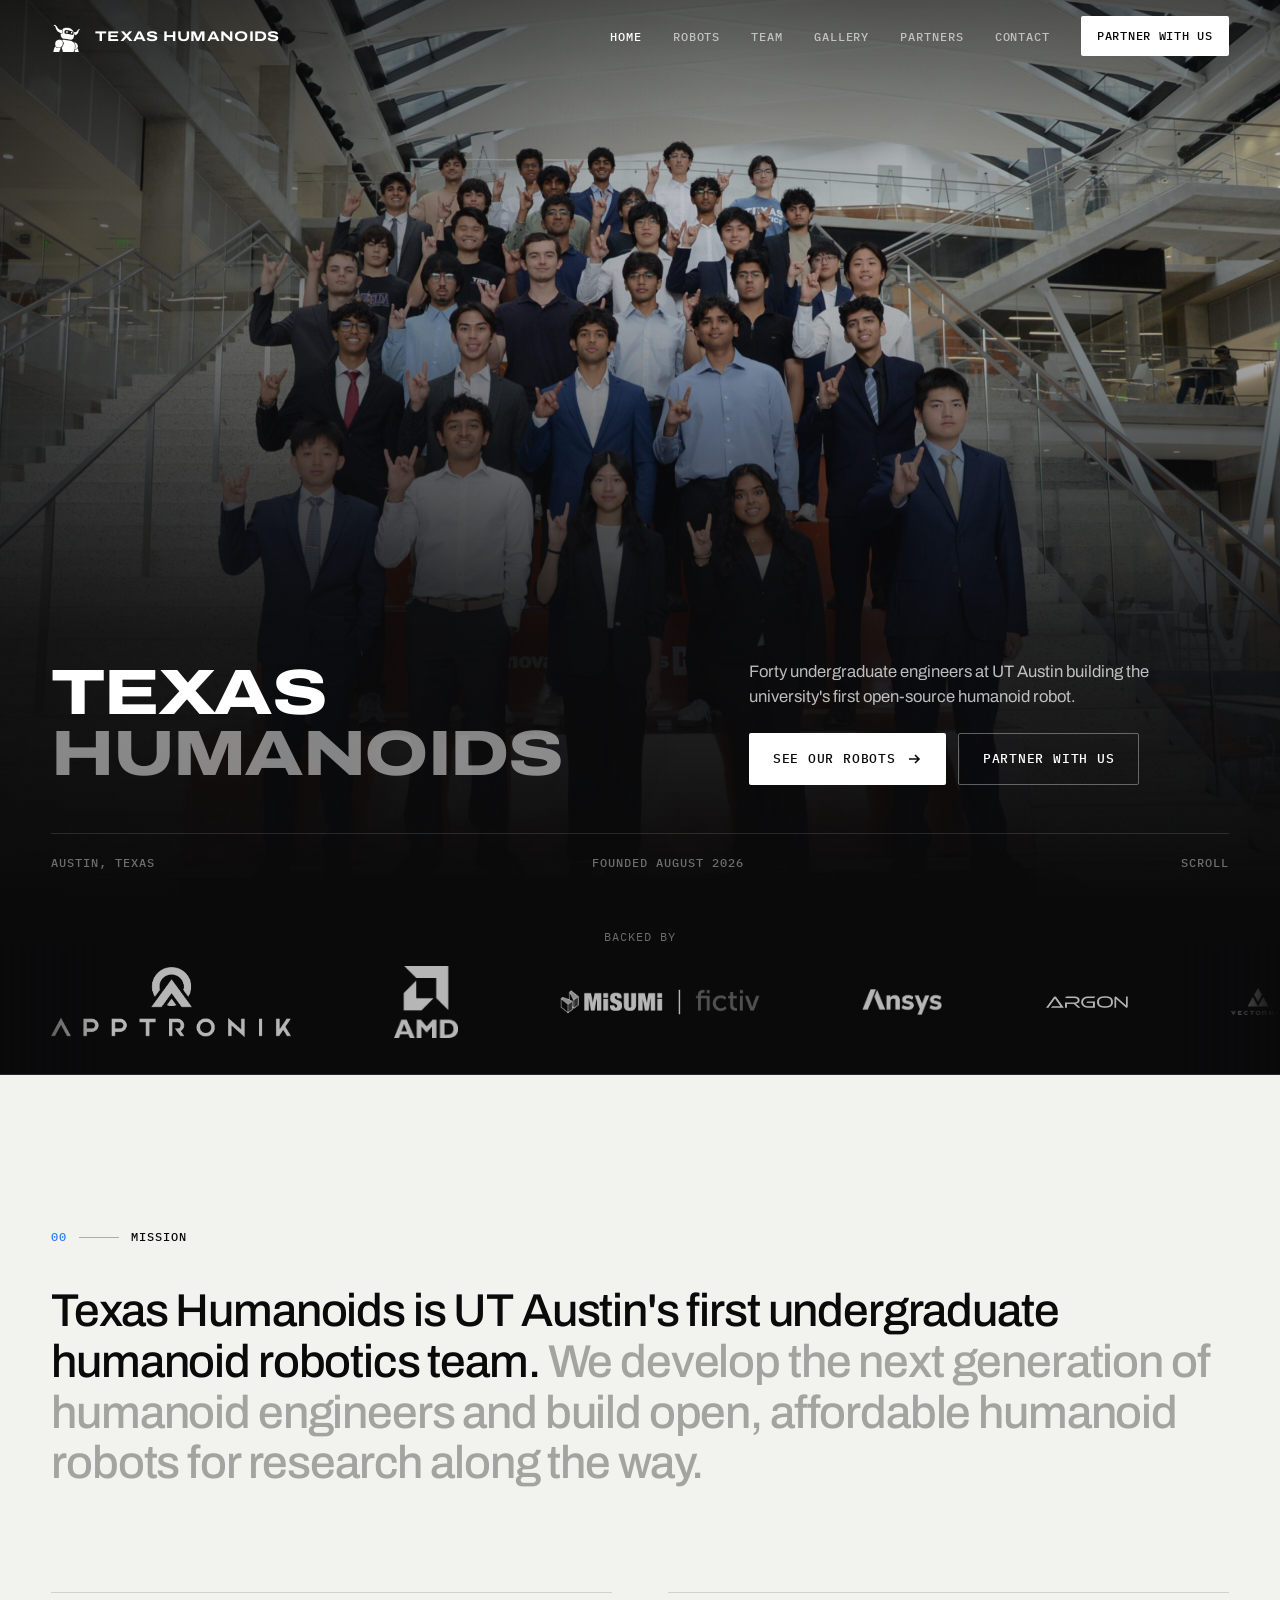
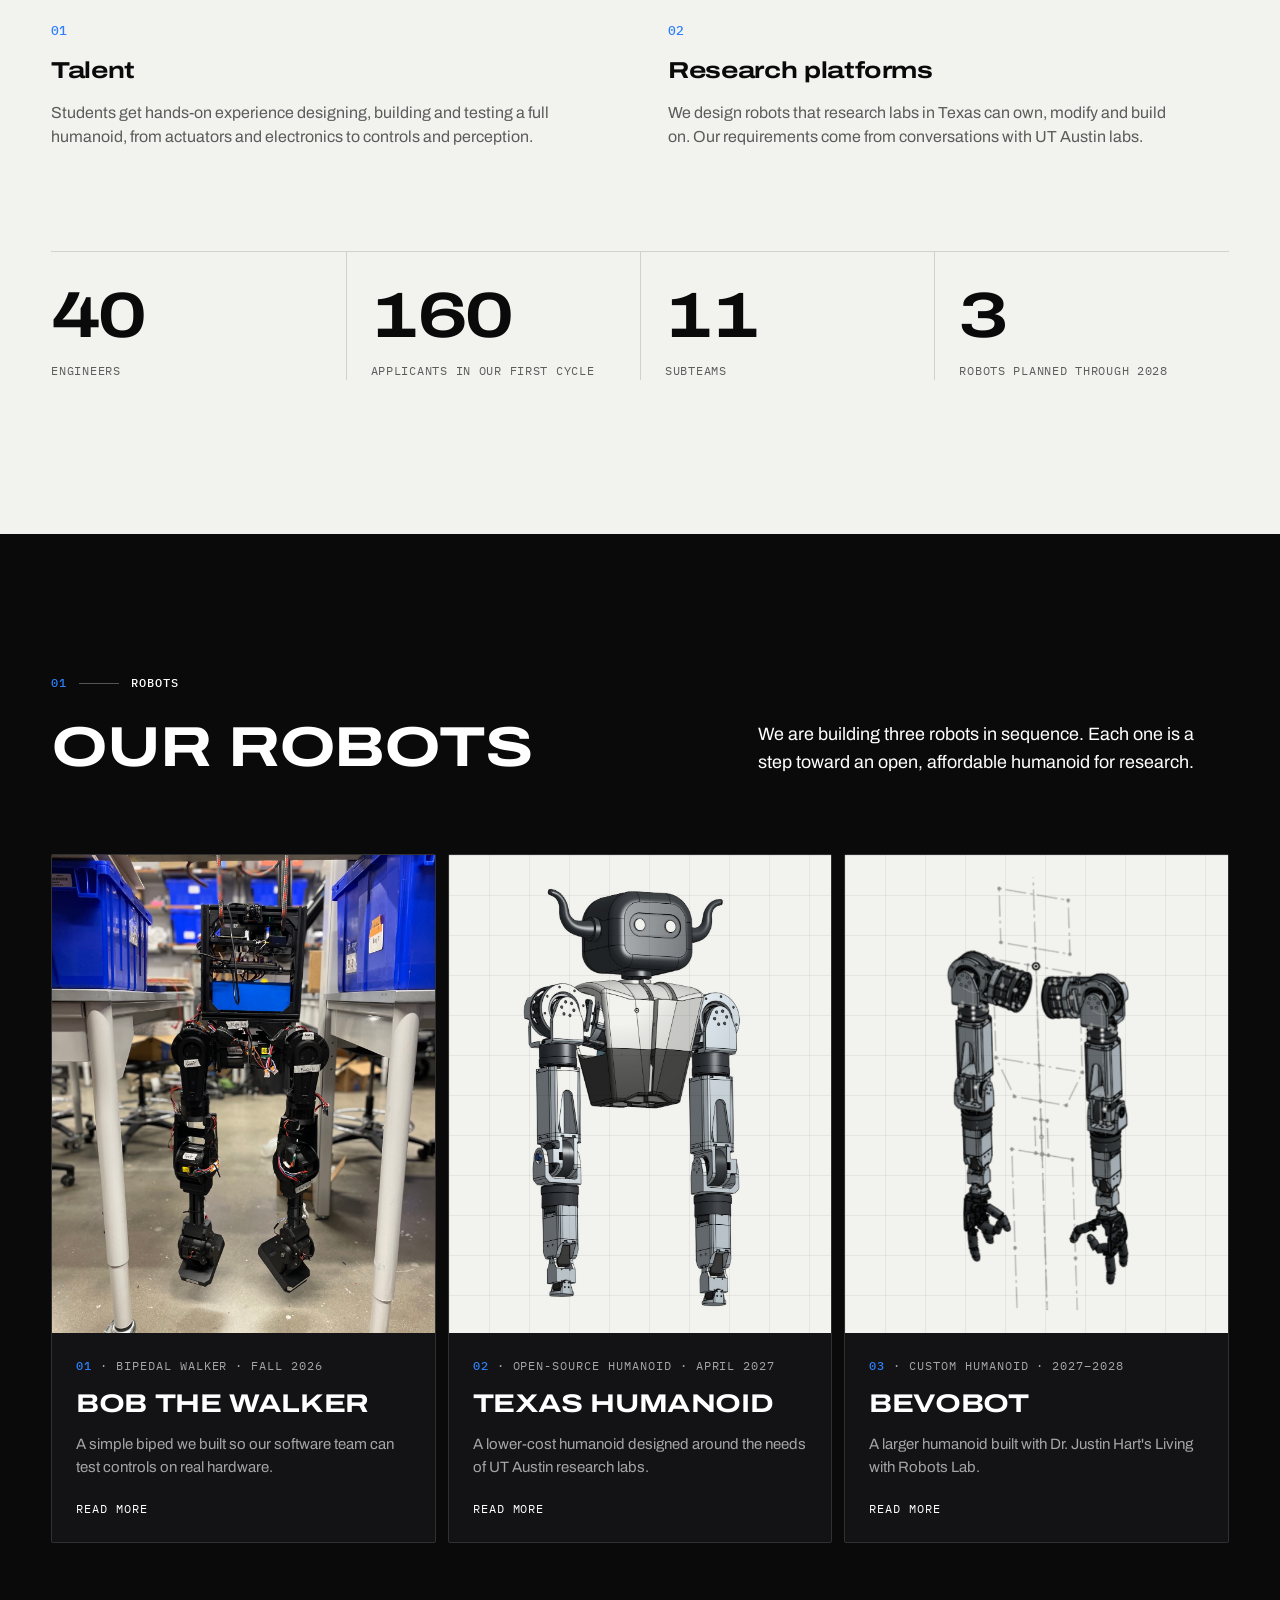
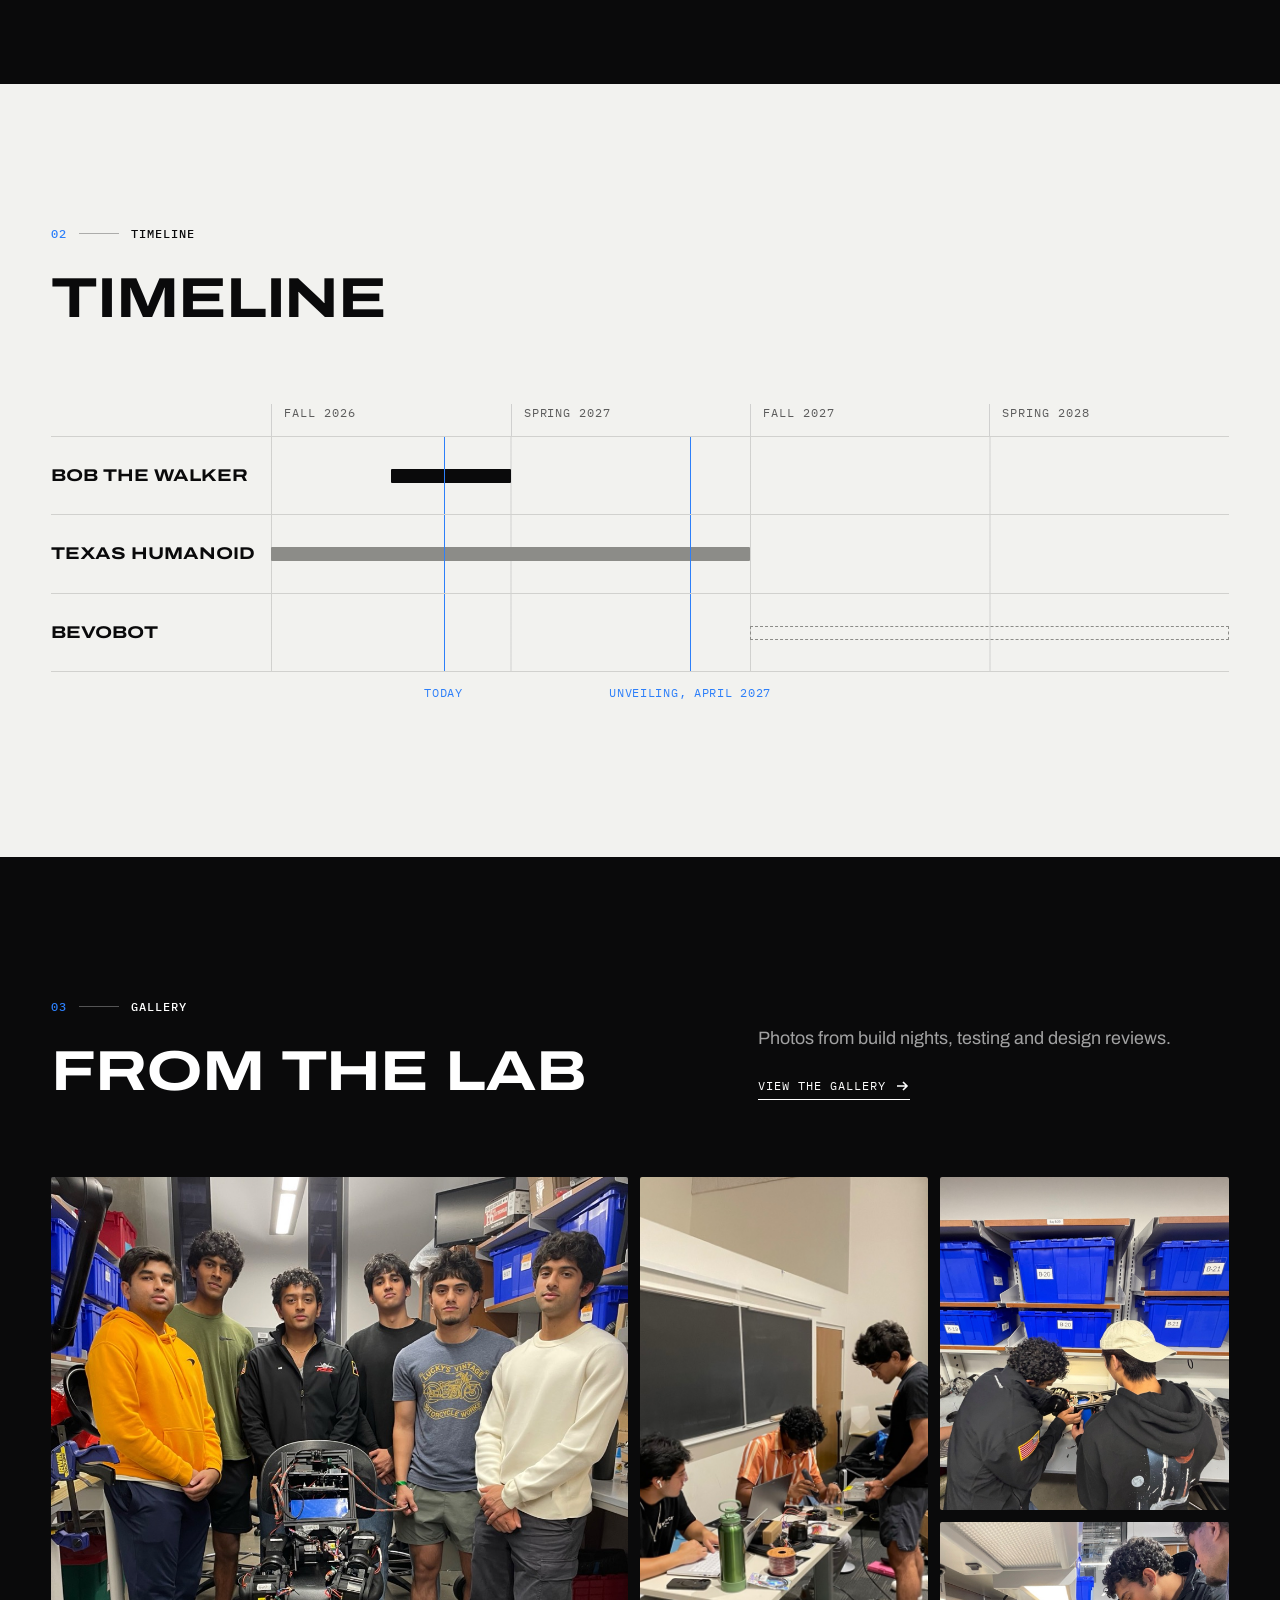
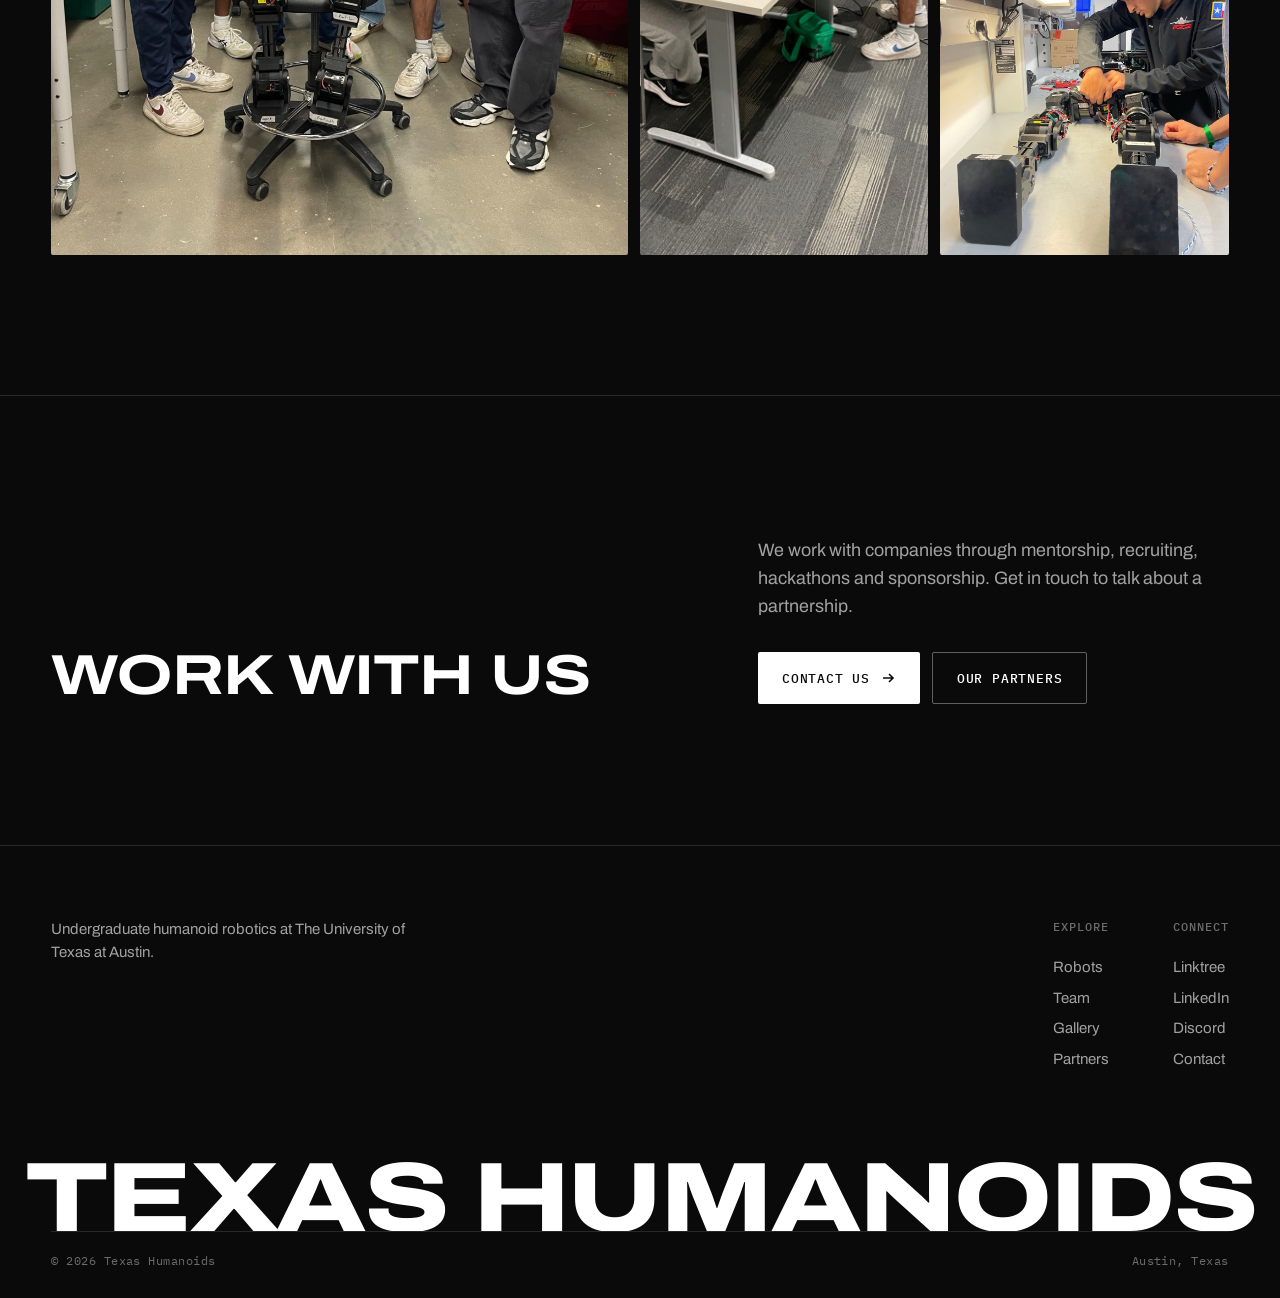
<file: index.html>
<!DOCTYPE html>
<html lang="en">
<head>
  <meta charset="UTF-8">
  <meta name="viewport" content="width=device-width, initial-scale=1.0">
  <title>Texas Humanoids</title>
  <meta name="description" content="Texas Humanoids is UT Austin's first undergraduate humanoid robotics team, building open-source humanoid robots for research.">
  <meta property="og:title" content="Texas Humanoids">
  <meta property="og:description" content="Texas Humanoids is UT Austin's first undergraduate humanoid robotics team, building open-source humanoid robots for research.">
  <meta property="og:image" content="images/web/whole_group.jpg">
  <link rel="icon" href="images/logo.png">
  <link rel="preconnect" href="https://fonts.googleapis.com">
  <link rel="preconnect" href="https://fonts.gstatic.com" crossorigin>
  <link href="https://fonts.googleapis.com/css2?family=Archivo:wdth,wght@62..125,100..900&family=IBM+Plex+Mono:wght@400;500&display=swap" rel="stylesheet">
  <link rel="stylesheet" href="styles.css">
  <script>document.documentElement.classList.add('js')</script>
</head>
<body>

  <header class="nav" id="nav">
    <div class="nav-inner">
      <a href="index.html" class="brand" aria-label="Texas Humanoids home">
        <img src="images/logo.png" alt="">
        <span>TEXAS HUMANOIDS</span>
      </a>
      <button class="menu-btn" aria-label="Open menu" aria-expanded="false" aria-controls="navLinks"><span></span><span></span></button>
      <ul class="nav-links" id="navLinks">
        <li><a href="index.html" aria-current="page">Home</a></li>
        <li><a href="robots.html">Robots</a></li>
        <li><a href="team.html">Team</a></li>
        <li><a href="gallery.html">Gallery</a></li>
        <li><a href="partners.html">Partners</a></li>
        <li><a href="contact.html">Contact</a></li>
        <li><a href="contact.html" class="btn btn-solid">Partner with us</a></li>
      </ul>
    </div>
  </header>

  <main>
    <section class="hero" id="top">
      <div class="hero-media">
        <img src="images/web/whole_group.jpg" alt="The Texas Humanoids team on the stairs of the EER building at UT Austin" fetchpriority="high">
      </div>
      <div class="wrap">
        <div class="hero-body hero-in">
          <h1><span>Texas</span><span class="soft">Humanoids</span></h1>
          <div class="hero-side">
            <p>Forty undergraduate engineers at UT Austin building the university's first open-source humanoid robot.</p>
            <div class="actions">
              <a href="robots.html" class="btn btn-solid">See our robots <svg width="16" height="16" viewBox="0 0 16 16" fill="none" aria-hidden="true"><path d="M3 8h10M9 4l4 4-4 4" stroke="currentColor" stroke-width="1.6"/></svg></a>
              <a href="contact.html" class="btn btn-line">Partner with us</a>
            </div>
          </div>
        </div>
        <div class="hero-foot">
          <span>Austin, Texas</span>
          <span>Founded August 2026</span>
          <span>Scroll</span>
        </div>
      </div>
    </section>

    <div class="backed">
      <p class="backed-label">Backed by</p>
      <div class="marquee" aria-label="Sponsors: Apptronik, AMD, MISUMI, Fictiv, Ansys, Argon Mechatronics, VectorNav, SendCutSend">
        <div class="marquee-track" aria-hidden="true">
        <img class="mq white apptronik" src="images/web/apptronik-logo.png" alt=""><img class="mq white amd" src="images/web/amd-logo.png" alt=""><img class="mq misumi" src="images/web/misumi-fictiv-c.png" alt=""><img class="mq white ansys" src="images/web/ansys-c.png" alt=""><img class="mq argon" src="images/web/argon-c.png" alt=""><img class="mq white vectornav" src="images/web/vector_nav-logo.png" alt=""><img class="mq sendcutsend" src="images/web/sendcutsend-c.png" alt="">
        <img class="mq white apptronik" src="images/web/apptronik-logo.png" alt=""><img class="mq white amd" src="images/web/amd-logo.png" alt=""><img class="mq misumi" src="images/web/misumi-fictiv-c.png" alt=""><img class="mq white ansys" src="images/web/ansys-c.png" alt=""><img class="mq argon" src="images/web/argon-c.png" alt=""><img class="mq white vectornav" src="images/web/vector_nav-logo.png" alt=""><img class="mq sendcutsend" src="images/web/sendcutsend-c.png" alt="">
        <img class="mq white apptronik" src="images/web/apptronik-logo.png" alt=""><img class="mq white amd" src="images/web/amd-logo.png" alt=""><img class="mq misumi" src="images/web/misumi-fictiv-c.png" alt=""><img class="mq white ansys" src="images/web/ansys-c.png" alt=""><img class="mq argon" src="images/web/argon-c.png" alt=""><img class="mq white vectornav" src="images/web/vector_nav-logo.png" alt=""><img class="mq sendcutsend" src="images/web/sendcutsend-c.png" alt="">
        <img class="mq white apptronik" src="images/web/apptronik-logo.png" alt=""><img class="mq white amd" src="images/web/amd-logo.png" alt=""><img class="mq misumi" src="images/web/misumi-fictiv-c.png" alt=""><img class="mq white ansys" src="images/web/ansys-c.png" alt=""><img class="mq argon" src="images/web/argon-c.png" alt=""><img class="mq white vectornav" src="images/web/vector_nav-logo.png" alt=""><img class="mq sendcutsend" src="images/web/sendcutsend-c.png" alt="">
        </div>
      </div>
    </div>

    <section class="mission light">
      <div class="wrap">
        <div class="eyebrow r"><span class="idx">00</span><span class="rule"></span><span>Mission</span></div>
        <p class="statement r d1">Texas Humanoids is UT Austin's first undergraduate humanoid robotics team. <span class="dim">We develop the next generation of humanoid engineers and build open, affordable humanoid robots for research along the way.</span></p>

        <div class="pillars">
          <div class="pillar r">
            <div class="n">01</div>
            <h3>Talent</h3>
            <p>Students get hands-on experience designing, building and testing a full humanoid, from actuators and electronics to controls and perception.</p>
          </div>
          <div class="pillar r d1">
            <div class="n">02</div>
            <h3>Research platforms</h3>
            <p>We design robots that research labs in Texas can own, modify and build on. Our requirements come from conversations with UT Austin labs.</p>
          </div>
        </div>

        <div class="stats">
          <div class="stat r"><b>40</b><span>Engineers</span></div>
          <div class="stat r d1"><b>160</b><span>Applicants in our first cycle</span></div>
          <div class="stat r d2"><b>11</b><span>Subteams</span></div>
          <div class="stat r d3"><b>3</b><span>Robots planned through 2028</span></div>
        </div>
      </div>
    </section>

    <section class="sect">
      <div class="wrap">
        <div class="platforms-head">
          <div>
            <div class="eyebrow r"><span class="idx">01</span><span class="rule"></span><span>Robots</span></div>
            <h2 class="h2 r d1">Our robots</h2>
          </div>
          <p class="lede r d2">We are building three robots in sequence. Each one is a step toward an open, affordable humanoid for research.</p>
        </div>
        <div class="robot-cards">
          <a class="robot-card r" href="robots.html#walker">
            <div class="media"><img src="images/web/walker.jpg" alt="Bob the Walker, a bipedal robot built from RobStride actuators and 3D-printed parts" width="1350" height="1800" loading="lazy"></div>
            <div class="body">
              <span class="kind"><b>01</b> &middot; Bipedal walker &middot; Fall 2026</span>
              <h3>Bob the Walker</h3>
              <p>A simple biped we built so our software team can test controls on real hardware.</p>
              <span class="more">Read more</span>
            </div>
          </a>
          <a class="robot-card r d1" href="robots.html#texas-humanoid">
            <div class="media paper"><img src="images/web/cad-texas-humanoid.jpg" alt="CAD render of the Texas Humanoid upper body" width="1082" height="1400" loading="lazy"></div>
            <div class="body">
              <span class="kind"><b>02</b> &middot; Open-source humanoid &middot; April 2027</span>
              <h3>Texas Humanoid</h3>
              <p>A lower-cost humanoid designed around the needs of UT Austin research labs.</p>
              <span class="more">Read more</span>
            </div>
          </a>
          <a class="robot-card r d2" href="robots.html#bevobot">
            <div class="media paper"><img src="images/web/arm-cad.png" alt="CAD model of humanoid arm assemblies" width="410" height="712" loading="lazy"></div>
            <div class="body">
              <span class="kind"><b>03</b> &middot; Custom humanoid &middot; 2027&ndash;2028</span>
              <h3>BevoBot</h3>
              <p>A larger humanoid built with Dr. Justin Hart's Living with Robots Lab.</p>
              <span class="more">Read more</span>
            </div>
          </a>
        </div>
      </div>
    </section>

    <section class="sect light">
      <div class="wrap">
        <div class="eyebrow r"><span class="idx">02</span><span class="rule"></span><span>Timeline</span></div>
        <h2 class="h2 r d1">Timeline</h2>
        <div class="gantt-wrap r">
          <div class="gantt">
            <div class="g-row head"><span></span><div class="g-cols"><span>Fall 2026</span><span>Spring 2027</span><span>Fall 2027</span><span>Spring 2028</span></div></div>
            <div class="g-row"><span class="g-label">Bob the Walker</span><div class="g-track"><i class="g-bar" style="--s:.5;--e:1"></i><i class="g-mark" style="--p:.72"></i><i class="g-mark" style="--p:1.75"></i></div></div>
            <div class="g-row"><span class="g-label">Texas Humanoid</span><div class="g-track"><i class="g-bar next" style="--s:0;--e:2"></i><i class="g-mark" style="--p:.72"></i><i class="g-mark" style="--p:1.75"></i></div></div>
            <div class="g-row"><span class="g-label">BevoBot</span><div class="g-track"><i class="g-bar later" style="--s:2;--e:4"></i><i class="g-mark" style="--p:.72"></i><i class="g-mark" style="--p:1.75"></i></div></div>
            <div class="g-row"><span></span><div class="g-notes"><span class="g-note" style="--p:.72">Today</span><span class="g-note" style="--p:1.75">Unveiling, April 2027</span></div></div>
          </div>
        </div>
      </div>
    </section>

    <section class="build sect">
      <div class="wrap">
        <div class="build-head">
          <div>
            <div class="eyebrow r"><span class="idx">03</span><span class="rule"></span><span>Gallery</span></div>
            <h2 class="h2 r d1">From the lab</h2>
          </div>
          <div class="r d2">
            <p class="lede dim">Photos from build nights, testing and design reviews.</p>
            <a class="text-link" href="gallery.html">View the gallery <svg width="16" height="16" viewBox="0 0 16 16" fill="none" aria-hidden="true"><path d="M3 8h10M9 4l4 4-4 4" stroke="currentColor" stroke-width="1.6"/></svg></a>
          </div>
        </div>
        <div class="bento">
          <figure class="b1 r"><img src="images/web/build-walker-team.jpg" alt="Members of the walker team standing with Bob the Walker" width="1050" height="1400" loading="lazy"></figure>
          <figure class="b2 r d1"><img src="images/web/build-electronics.jpg" alt="Three members wiring and testing electronics at a classroom table" width="1050" height="1400" loading="lazy"></figure>
          <figure class="r d2"><img src="images/web/build-assembly.jpg" alt="Two members assembling a walker leg" width="1050" height="1400" loading="lazy"></figure>
          <figure class="r d3"><img src="images/web/build-wiring.jpg" alt="Wiring the walker actuators on a workbench" width="1050" height="1400" loading="lazy"></figure>
        </div>
      </div>
    </section>

    <section class="cta-band">
      <div class="wrap platforms-head">
        <h2 class="h2 r" style="margin-top:0">Work with us</h2>
        <div class="r d1">
          <p class="lede dim">We work with companies through mentorship, recruiting, hackathons and sponsorship. Get in touch to talk about a partnership.</p>
          <div class="actions">
            <a href="contact.html" class="btn btn-solid">Contact us <svg width="16" height="16" viewBox="0 0 16 16" fill="none" aria-hidden="true"><path d="M3 8h10M9 4l4 4-4 4" stroke="currentColor" stroke-width="1.6"/></svg></a>
          <a href="partners.html" class="btn btn-line">Our partners</a>
          </div>
        </div>
      </div>
    </section>
  </main>

  <footer class="footer">
    <div class="wrap">
      <div class="foot-row">
        <p>Undergraduate humanoid robotics at The University of Texas at Austin.</p>
        <div class="foot-links">
          <div>
            <h4>Explore</h4>
            <a href="robots.html">Robots</a><a href="team.html">Team</a><a href="gallery.html">Gallery</a><a href="partners.html">Partners</a>
          </div>
          <div>
            <h4>Connect</h4>
            <a href="https://linktr.ee/texas-humanoids" target="_blank" rel="noopener">Linktree</a>
            <a href="https://www.linkedin.com/company/texas-humanoids" target="_blank" rel="noopener">LinkedIn</a>
            <a href="https://discord.gg/mYTj5yCFnS" target="_blank" rel="noopener">Discord</a>
            <a href="contact.html">Contact</a>
          </div>
        </div>
      </div>
    </div>
    <div class="wordmark" aria-hidden="true">TEXAS HUMANOIDS</div>
    <div class="wrap" style="position:relative;background:var(--ink)">
      <div class="foot-base">
        <span>&copy; 2026 Texas Humanoids</span>
        <span>Austin, Texas</span>
      </div>
    </div>
  </footer>

  <script src="site.js"></script>
</body>
</html>
</file>
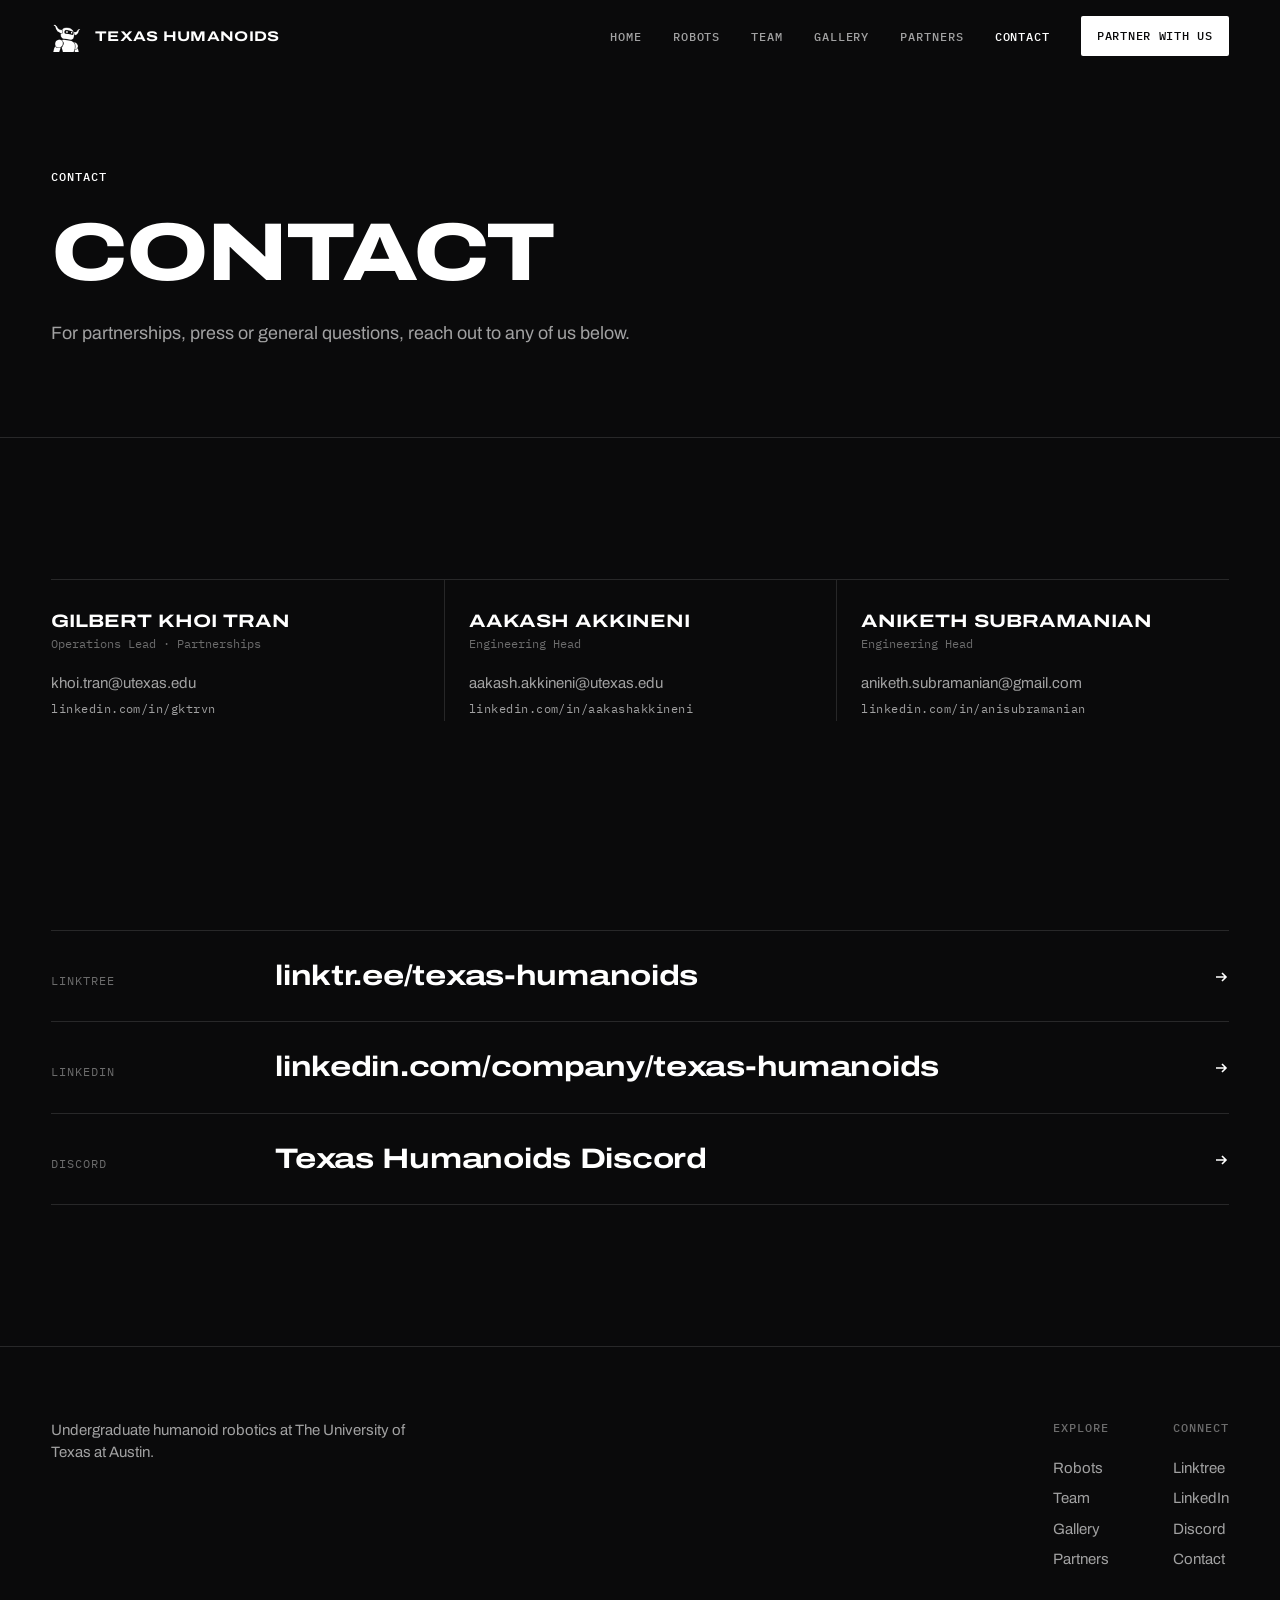
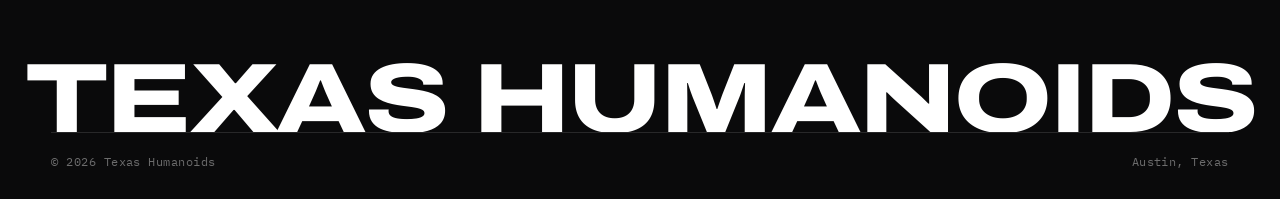
<file: contact.html>
<!DOCTYPE html>
<html lang="en">
<head>
  <meta charset="UTF-8">
  <meta name="viewport" content="width=device-width, initial-scale=1.0">
  <title>Contact | Texas Humanoids</title>
  <meta name="description" content="Contact Texas Humanoids about partnerships, recruiting or general questions.">
  <meta property="og:title" content="Contact | Texas Humanoids">
  <meta property="og:description" content="Contact Texas Humanoids about partnerships, recruiting or general questions.">
  <meta property="og:image" content="images/web/whole_group.jpg">
  <link rel="icon" href="images/logo.png">
  <link rel="preconnect" href="https://fonts.googleapis.com">
  <link rel="preconnect" href="https://fonts.gstatic.com" crossorigin>
  <link href="https://fonts.googleapis.com/css2?family=Archivo:wdth,wght@62..125,100..900&family=IBM+Plex+Mono:wght@400;500&display=swap" rel="stylesheet">
  <link rel="stylesheet" href="styles.css">
  <script>document.documentElement.classList.add('js')</script>
</head>
<body>

  <header class="nav" id="nav">
    <div class="nav-inner">
      <a href="index.html" class="brand" aria-label="Texas Humanoids home">
        <img src="images/logo.png" alt="">
        <span>TEXAS HUMANOIDS</span>
      </a>
      <button class="menu-btn" aria-label="Open menu" aria-expanded="false" aria-controls="navLinks"><span></span><span></span></button>
      <ul class="nav-links" id="navLinks">
        <li><a href="index.html">Home</a></li>
        <li><a href="robots.html">Robots</a></li>
        <li><a href="team.html">Team</a></li>
        <li><a href="gallery.html">Gallery</a></li>
        <li><a href="partners.html">Partners</a></li>
        <li><a href="contact.html" aria-current="page">Contact</a></li>
        <li><a href="contact.html" class="btn btn-solid">Partner with us</a></li>
      </ul>
    </div>
  </header>

  <main>
    <section class="page-head">
      <div class="wrap">
        <div class="eyebrow r"><span>Contact</span></div>
        <h1 class="r d1">Contact</h1>
        <p class="lede r d2">For partnerships, press or general questions, reach out to any of us below.</p>
      </div>
    </section>

    <section class="sect">
      <div class="wrap">
        <div class="contacts" style="margin-top:0">
          <div class="contact r">
            <div class="who">Gilbert Khoi Tran</div><div class="what">Operations Lead &middot; Partnerships</div>
            <a href="mailto:khoi.tran@utexas.edu">khoi.tran@utexas.edu</a>
            <a class="li" href="https://www.linkedin.com/in/gktrvn" target="_blank" rel="noopener">linkedin.com/in/gktrvn</a>
          </div>
          <div class="contact r d1">
            <div class="who">Aakash Akkineni</div><div class="what">Engineering Head</div>
            <a href="mailto:aakash.akkineni@utexas.edu">aakash.akkineni@utexas.edu</a>
            <a class="li" href="https://www.linkedin.com/in/aakashakkineni" target="_blank" rel="noopener">linkedin.com/in/aakashakkineni</a>
          </div>
          <div class="contact r d2">
            <div class="who">Aniketh Subramanian</div><div class="what">Engineering Head</div>
            <a href="mailto:aniketh.subramanian@gmail.com">aniketh.subramanian@gmail.com</a>
            <a class="li" href="https://www.linkedin.com/in/anisubramanian" target="_blank" rel="noopener">linkedin.com/in/anisubramanian</a>
          </div>
        </div>

        <h3 class="h3 r">Find us online</h3>
        <div class="link-rows r">
          <a href="https://linktr.ee/texas-humanoids" target="_blank" rel="noopener"><span class="lbl">Linktree</span><span class="val">linktr.ee/texas-humanoids</span><svg width="16" height="16" viewBox="0 0 16 16" fill="none" aria-hidden="true"><path d="M3 8h10M9 4l4 4-4 4" stroke="currentColor" stroke-width="1.6"/></svg></a>
          <a href="https://www.linkedin.com/company/texas-humanoids" target="_blank" rel="noopener"><span class="lbl">LinkedIn</span><span class="val">linkedin.com/company/texas-humanoids</span><svg width="16" height="16" viewBox="0 0 16 16" fill="none" aria-hidden="true"><path d="M3 8h10M9 4l4 4-4 4" stroke="currentColor" stroke-width="1.6"/></svg></a>
          <a href="https://discord.gg/mYTj5yCFnS" target="_blank" rel="noopener"><span class="lbl">Discord</span><span class="val">Texas Humanoids Discord</span><svg width="16" height="16" viewBox="0 0 16 16" fill="none" aria-hidden="true"><path d="M3 8h10M9 4l4 4-4 4" stroke="currentColor" stroke-width="1.6"/></svg></a>
        </div>
      </div>
    </section>
  </main>

  <footer class="footer">
    <div class="wrap">
      <div class="foot-row">
        <p>Undergraduate humanoid robotics at The University of Texas at Austin.</p>
        <div class="foot-links">
          <div>
            <h4>Explore</h4>
            <a href="robots.html">Robots</a><a href="team.html">Team</a><a href="gallery.html">Gallery</a><a href="partners.html">Partners</a>
          </div>
          <div>
            <h4>Connect</h4>
            <a href="https://linktr.ee/texas-humanoids" target="_blank" rel="noopener">Linktree</a>
            <a href="https://www.linkedin.com/company/texas-humanoids" target="_blank" rel="noopener">LinkedIn</a>
            <a href="https://discord.gg/mYTj5yCFnS" target="_blank" rel="noopener">Discord</a>
            <a href="contact.html">Contact</a>
          </div>
        </div>
      </div>
    </div>
    <div class="wordmark" aria-hidden="true">TEXAS HUMANOIDS</div>
    <div class="wrap" style="position:relative;background:var(--ink)">
      <div class="foot-base">
        <span>&copy; 2026 Texas Humanoids</span>
        <span>Austin, Texas</span>
      </div>
    </div>
  </footer>

  <script src="site.js"></script>
</body>
</html>
</file>
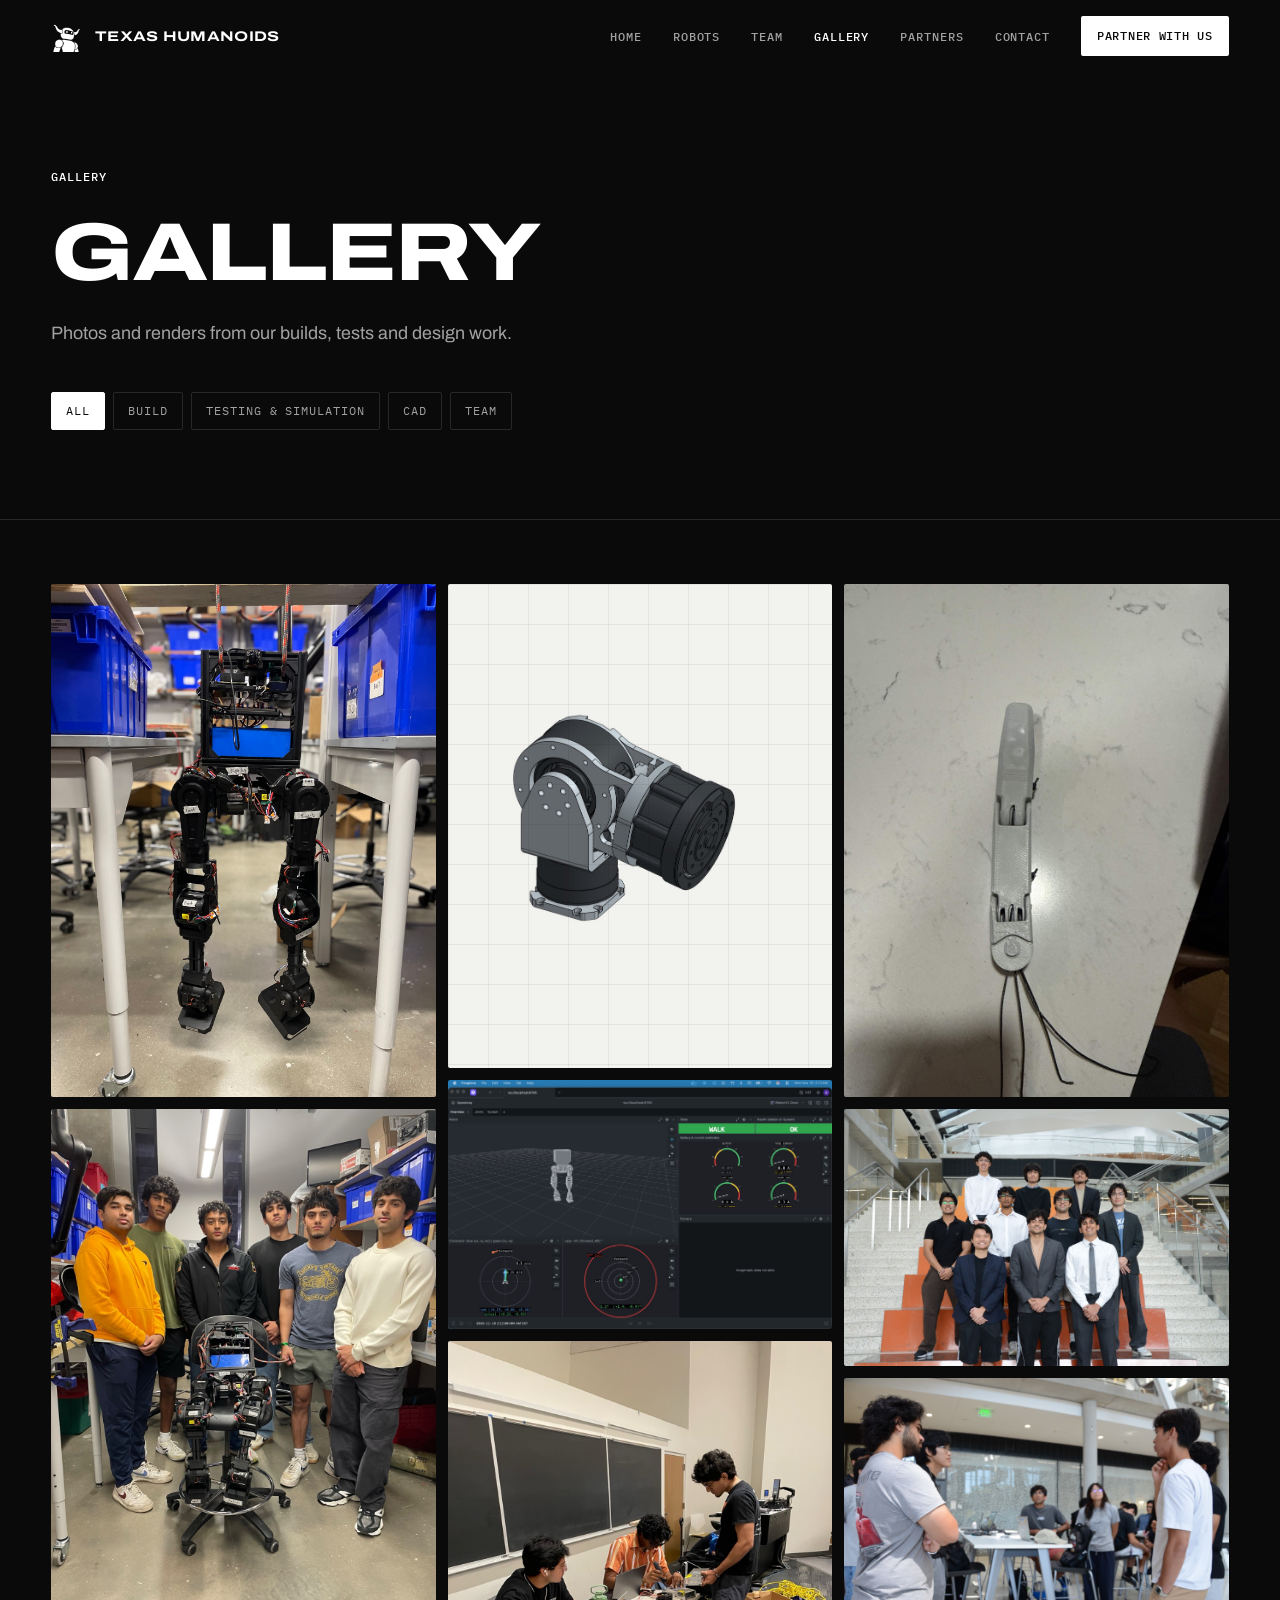
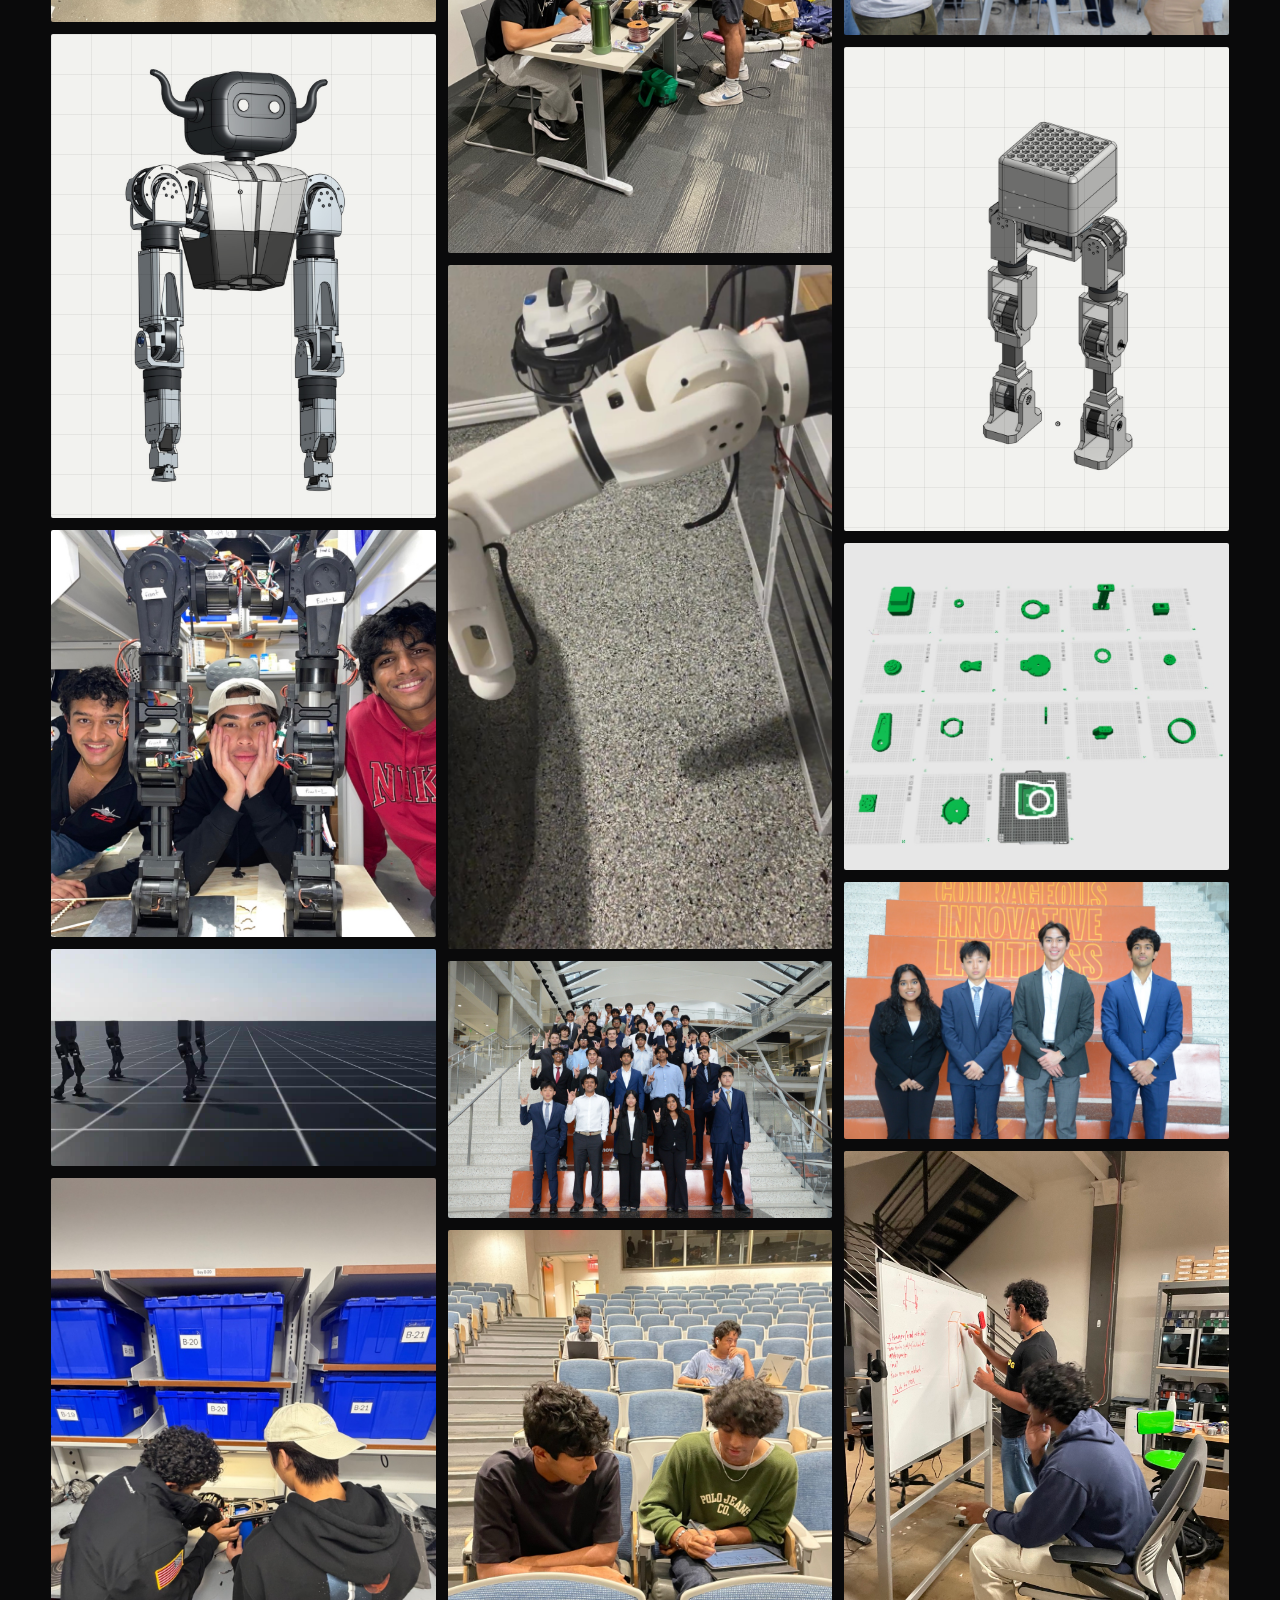
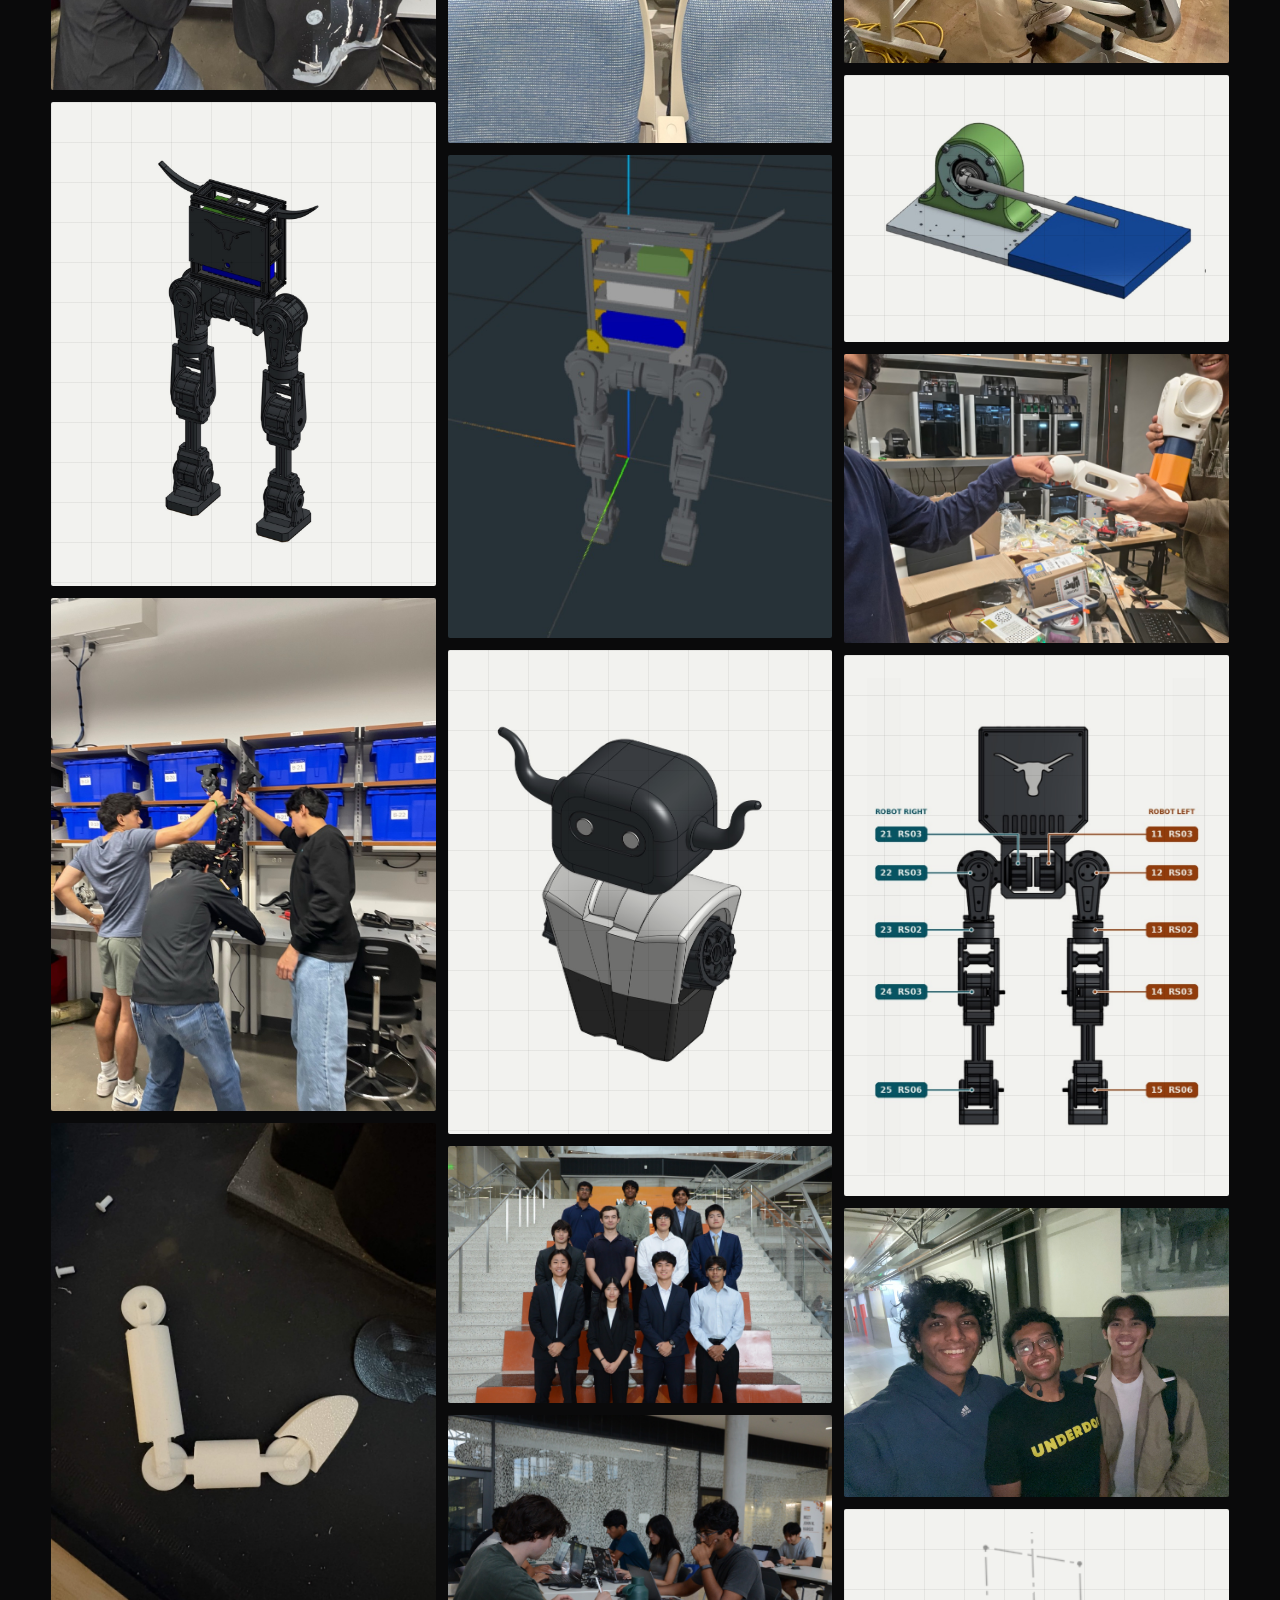
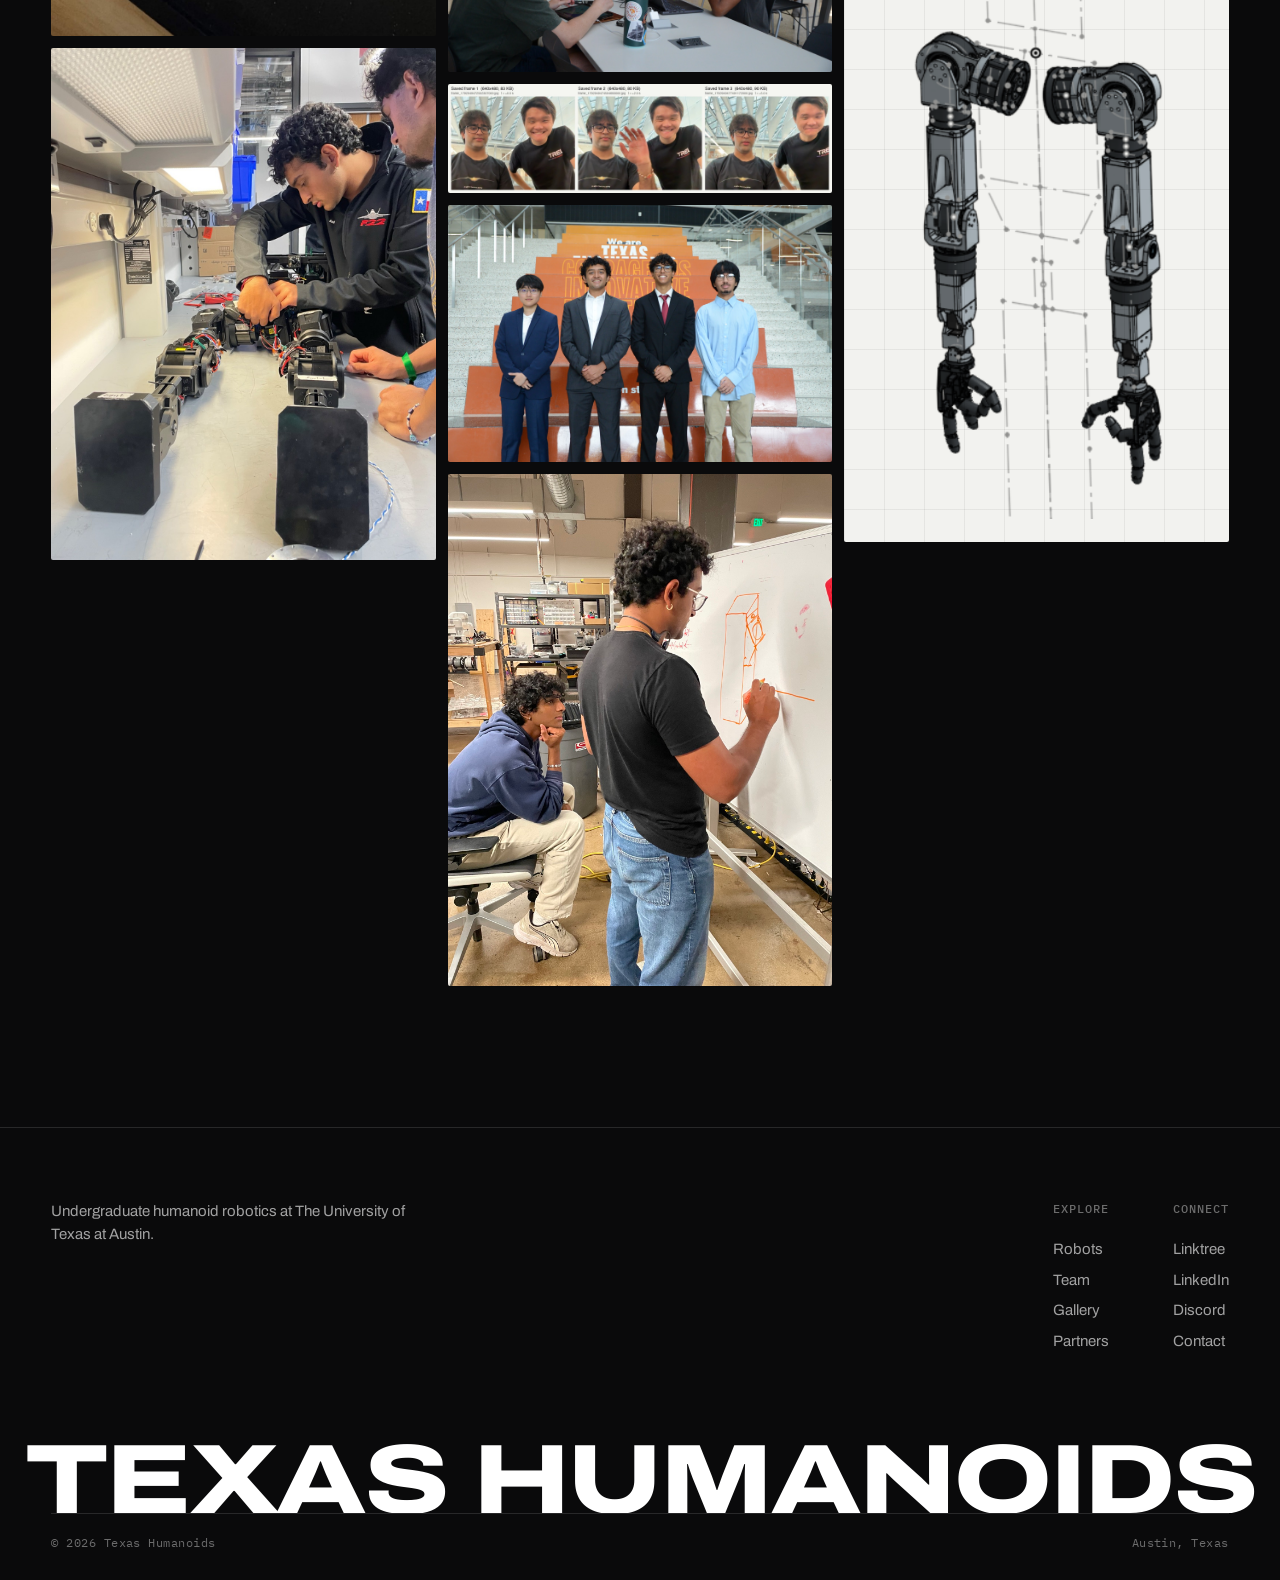
<file: gallery.html>
<!DOCTYPE html>
<html lang="en">
<head>
  <meta charset="UTF-8">
  <meta name="viewport" content="width=device-width, initial-scale=1.0">
  <title>Gallery | Texas Humanoids</title>
  <meta name="description" content="Photos and CAD renders from Texas Humanoids builds, tests and design work.">
  <meta property="og:title" content="Gallery | Texas Humanoids">
  <meta property="og:description" content="Photos and CAD renders from Texas Humanoids builds, tests and design work.">
  <meta property="og:image" content="images/web/whole_group.jpg">
  <link rel="icon" href="images/logo.png">
  <link rel="preconnect" href="https://fonts.googleapis.com">
  <link rel="preconnect" href="https://fonts.gstatic.com" crossorigin>
  <link href="https://fonts.googleapis.com/css2?family=Archivo:wdth,wght@62..125,100..900&family=IBM+Plex+Mono:wght@400;500&display=swap" rel="stylesheet">
  <link rel="stylesheet" href="styles.css">
  <script>document.documentElement.classList.add('js')</script>
</head>
<body>

  <header class="nav" id="nav">
    <div class="nav-inner">
      <a href="index.html" class="brand" aria-label="Texas Humanoids home">
        <img src="images/logo.png" alt="">
        <span>TEXAS HUMANOIDS</span>
      </a>
      <button class="menu-btn" aria-label="Open menu" aria-expanded="false" aria-controls="navLinks"><span></span><span></span></button>
      <ul class="nav-links" id="navLinks">
        <li><a href="index.html">Home</a></li>
        <li><a href="robots.html">Robots</a></li>
        <li><a href="team.html">Team</a></li>
        <li><a href="gallery.html" aria-current="page">Gallery</a></li>
        <li><a href="partners.html">Partners</a></li>
        <li><a href="contact.html">Contact</a></li>
        <li><a href="contact.html" class="btn btn-solid">Partner with us</a></li>
      </ul>
    </div>
  </header>

  <main>
    <section class="page-head">
      <div class="wrap">
        <div class="eyebrow r"><span>Gallery</span></div>
        <h1 class="r d1">Gallery</h1>
        <p class="lede r d2">Photos and renders from our builds, tests and design work.</p>
        <div class="filters r d3" role="group" aria-label="Filter photos">
          <button class="filter" data-cat="all" aria-pressed="true">All</button>
          <button class="filter" data-cat="build" aria-pressed="false">Build</button>
          <button class="filter" data-cat="sim" aria-pressed="false">Testing &amp; simulation</button>
          <button class="filter" data-cat="cad" aria-pressed="false">CAD</button>
          <button class="filter" data-cat="team" aria-pressed="false">Team</button>
        </div>
      </div>
    </section>

    <section class="sect" style="padding-top:clamp(40px,5vw,72px)">
      <div class="wrap">
        <div class="gallery">
          <a class="g-item r" href="images/web/walker.jpg" data-cat="build"><img src="images/web/walker.jpg" alt="Bob the Walker" width="1350" height="1800" loading="lazy"><span class="cap">Bob the Walker</span></a>
          <a class="g-item r" href="images/web/build-walker-team.jpg" data-cat="build"><img src="images/web/build-walker-team.jpg" alt="The walker team with Bob" width="1050" height="1400" loading="lazy"><span class="cap">The walker team with Bob</span></a>
          <a class="g-item paper r" href="images/web/cad-texas-humanoid.jpg" data-cat="cad"><img src="images/web/cad-texas-humanoid.jpg" alt="Texas Humanoid upper body" width="1082" height="1400" loading="lazy"><span class="cap">Texas Humanoid upper body</span></a>
          <a class="g-item r" href="images/web/build-legs-team.jpg" data-cat="build"><img src="images/web/build-legs-team.jpg" alt="Walker legs after assembly" width="1320" height="1400" loading="lazy"><span class="cap">Walker legs after assembly</span></a>
          <a class="g-item r" href="images/web/walker-isaaclab.jpg" data-cat="sim"><img src="images/web/walker-isaaclab.jpg" alt="Walker policy training in Isaac Lab" width="1280" height="720" loading="lazy"><span class="cap">Walker policy training in Isaac Lab</span></a>
          <a class="g-item r" href="images/web/build-assembly.jpg" data-cat="build"><img src="images/web/build-assembly.jpg" alt="Assembling a walker leg" width="1050" height="1400" loading="lazy"><span class="cap">Assembling a walker leg</span></a>
          <a class="g-item paper r" href="images/web/cad-walker.jpg" data-cat="cad"><img src="images/web/cad-walker.jpg" alt="Walker CAD" width="1082" height="1400" loading="lazy"><span class="cap">Walker CAD</span></a>
          <a class="g-item r" href="images/web/build-hang-test.jpg" data-cat="build"><img src="images/web/build-hang-test.jpg" alt="Walker testing on a support rig" width="1050" height="1400" loading="lazy"><span class="cap">Walker testing on a support rig</span></a>
          <a class="g-item r" href="images/web/finger-prototype.jpg" data-cat="sim"><img src="images/web/finger-prototype.jpg" alt="Tendon-driven finger prototype" width="900" height="1200" loading="lazy"><span class="cap">Tendon-driven finger prototype</span></a>
          <a class="g-item r" href="images/web/build-wiring.jpg" data-cat="build"><img src="images/web/build-wiring.jpg" alt="Wiring the walker actuators" width="1050" height="1400" loading="lazy"><span class="cap">Wiring the walker actuators</span></a>
          <a class="g-item paper r" href="images/web/cad-shoulder.jpg" data-cat="cad"><img src="images/web/cad-shoulder.jpg" alt="Shoulder actuators" width="773" height="1000" loading="lazy"><span class="cap">Shoulder actuators</span></a>
          <a class="g-item r" href="images/web/walker-telemetry.jpg" data-cat="sim"><img src="images/web/walker-telemetry.jpg" alt="Walker telemetry dashboard" width="1600" height="1034" loading="lazy"><span class="cap">Walker telemetry dashboard</span></a>
          <a class="g-item r" href="images/web/build-electronics.jpg" data-cat="build"><img src="images/web/build-electronics.jpg" alt="Electronics build session" width="1050" height="1400" loading="lazy"><span class="cap">Electronics build session</span></a>
          <a class="g-item r" href="images/web/teleop-arm.jpg" data-cat="sim"><img src="images/web/teleop-arm.jpg" alt="Tele-operated arm" width="787" height="1400" loading="lazy"><span class="cap">Tele-operated arm</span></a>
          <a class="g-item r" href="images/web/whole_group.jpg" data-cat="team"><img src="images/web/whole_group.jpg" alt="Texas Humanoids, Fall 2026" width="2400" height="1604" loading="lazy"><span class="cap">Texas Humanoids, Fall 2026</span></a>
          <a class="g-item r" href="images/web/build-design-session.jpg" data-cat="build"><img src="images/web/build-design-session.jpg" alt="Design session" width="1050" height="1400" loading="lazy"><span class="cap">Design session</span></a>
          <a class="g-item r" href="images/web/walker-urdf.jpg" data-cat="sim"><img src="images/web/walker-urdf.jpg" alt="Walker URDF model" width="716" height="900" loading="lazy"><span class="cap">Walker URDF model</span></a>
          <a class="g-item paper r" href="images/web/cad-neck.jpg" data-cat="cad"><img src="images/web/cad-neck.jpg" alt="Neck and head" width="773" height="1000" loading="lazy"><span class="cap">Neck and head</span></a>
          <a class="g-item r" href="images/web/mechanical.jpg" data-cat="team"><img src="images/web/mechanical.jpg" alt="Mechanical team" width="1800" height="1203" loading="lazy"><span class="cap">Mechanical team</span></a>
          <a class="g-item r" href="images/web/working.jpg" data-cat="build"><img src="images/web/working.jpg" alt="Work session" width="1800" height="1203" loading="lazy"><span class="cap">Work session</span></a>
          <a class="g-item r" href="images/web/perception-tracking.jpg" data-cat="sim"><img src="images/web/perception-tracking.jpg" alt="Video capture for human tracking" width="1800" height="508" loading="lazy"><span class="cap">Video capture for human tracking</span></a>
          <a class="g-item r" href="images/web/electrical.jpg" data-cat="team"><img src="images/web/electrical.jpg" alt="Electrical team" width="1800" height="1203" loading="lazy"><span class="cap">Electrical team</span></a>
          <a class="g-item r" href="images/web/whiteboard-1.jpg" data-cat="build"><img src="images/web/whiteboard-1.jpg" alt="Arm kinematics on the whiteboard" width="1800" height="1350" loading="lazy"><span class="cap">Arm kinematics on the whiteboard</span></a>
          <a class="g-item r" href="images/web/finger-test.jpg" data-cat="sim"><img src="images/web/finger-test.jpg" alt="Finger test" width="900" height="1200" loading="lazy"><span class="cap">Finger test</span></a>
          <a class="g-item r" href="images/web/software.jpg" data-cat="team"><img src="images/web/software.jpg" alt="Software team" width="1800" height="1203" loading="lazy"><span class="cap">Software team</span></a>
          <a class="g-item r" href="images/web/working_2.jpg" data-cat="build"><img src="images/web/working_2.jpg" alt="Team discussion" width="1800" height="1203" loading="lazy"><span class="cap">Team discussion</span></a>
          <a class="g-item paper r" href="images/web/cad-walker-v1.jpg" data-cat="cad"><img src="images/web/cad-walker-v1.jpg" alt="Walker CAD, first version" width="927" height="1200" loading="lazy"><span class="cap">Walker CAD, first version</span></a>
          <a class="g-item r" href="images/web/walker-print-slices.jpg" data-cat="sim"><img src="images/web/walker-print-slices.jpg" alt="Sliced walker parts" width="1100" height="934" loading="lazy"><span class="cap">Sliced walker parts</span></a>
          <a class="g-item r" href="images/web/operations.jpg" data-cat="team"><img src="images/web/operations.jpg" alt="Operations team" width="1800" height="1203" loading="lazy"><span class="cap">Operations team</span></a>
          <a class="g-item r" href="images/web/whiteboard-2.jpg" data-cat="build"><img src="images/web/whiteboard-2.jpg" alt="Planning joint layouts" width="1800" height="1350" loading="lazy"><span class="cap">Planning joint layouts</span></a>
          <a class="g-item paper r" href="images/web/actuator-dyno.jpg" data-cat="cad"><img src="images/web/actuator-dyno.jpg" alt="Actuator dynamometer" width="1000" height="653" loading="lazy"><span class="cap">Actuator dynamometer</span></a>
          <a class="g-item r" href="images/web/robot-arm.jpg" data-cat="build"><img src="images/web/robot-arm.jpg" alt="3D-printed arm segment" width="1800" height="1352" loading="lazy"><span class="cap">3D-printed arm segment</span></a>
          <a class="g-item paper r" href="images/web/walker-actuator-map.jpg" data-cat="cad"><img src="images/web/walker-actuator-map.jpg" alt="Walker actuator map" width="752" height="1100" loading="lazy"><span class="cap">Walker actuator map</span></a>
          <a class="g-item r" href="images/web/team-selfie.jpg" data-cat="team"><img src="images/web/team-selfie.jpg" alt="The three founders" width="1400" height="1050" loading="lazy"><span class="cap">The three founders</span></a>
          <a class="g-item paper r" href="images/web/arm-cad.png" data-cat="cad"><img src="images/web/arm-cad.png" alt="Tele-operated arm CAD" width="410" height="712" loading="lazy"><span class="cap">Tele-operated arm CAD</span></a>
        </div>
      </div>
    </section>

    <dialog class="lightbox" id="lightbox" aria-label="Photo viewer">
      <figure><img alt=""><figcaption></figcaption></figure>
      <button class="lb-btn lb-close" aria-label="Close">&times;</button>
      <button class="lb-btn lb-prev" aria-label="Previous photo">&larr;</button>
      <button class="lb-btn lb-next" aria-label="Next photo">&rarr;</button>
    </dialog>
  </main>

  <footer class="footer">
    <div class="wrap">
      <div class="foot-row">
        <p>Undergraduate humanoid robotics at The University of Texas at Austin.</p>
        <div class="foot-links">
          <div>
            <h4>Explore</h4>
            <a href="robots.html">Robots</a><a href="team.html">Team</a><a href="gallery.html">Gallery</a><a href="partners.html">Partners</a>
          </div>
          <div>
            <h4>Connect</h4>
            <a href="https://linktr.ee/texas-humanoids" target="_blank" rel="noopener">Linktree</a>
            <a href="https://www.linkedin.com/company/texas-humanoids" target="_blank" rel="noopener">LinkedIn</a>
            <a href="https://discord.gg/mYTj5yCFnS" target="_blank" rel="noopener">Discord</a>
            <a href="contact.html">Contact</a>
          </div>
        </div>
      </div>
    </div>
    <div class="wordmark" aria-hidden="true">TEXAS HUMANOIDS</div>
    <div class="wrap" style="position:relative;background:var(--ink)">
      <div class="foot-base">
        <span>&copy; 2026 Texas Humanoids</span>
        <span>Austin, Texas</span>
      </div>
    </div>
  </footer>

  <script src="site.js"></script>
</body>
</html>
</file>
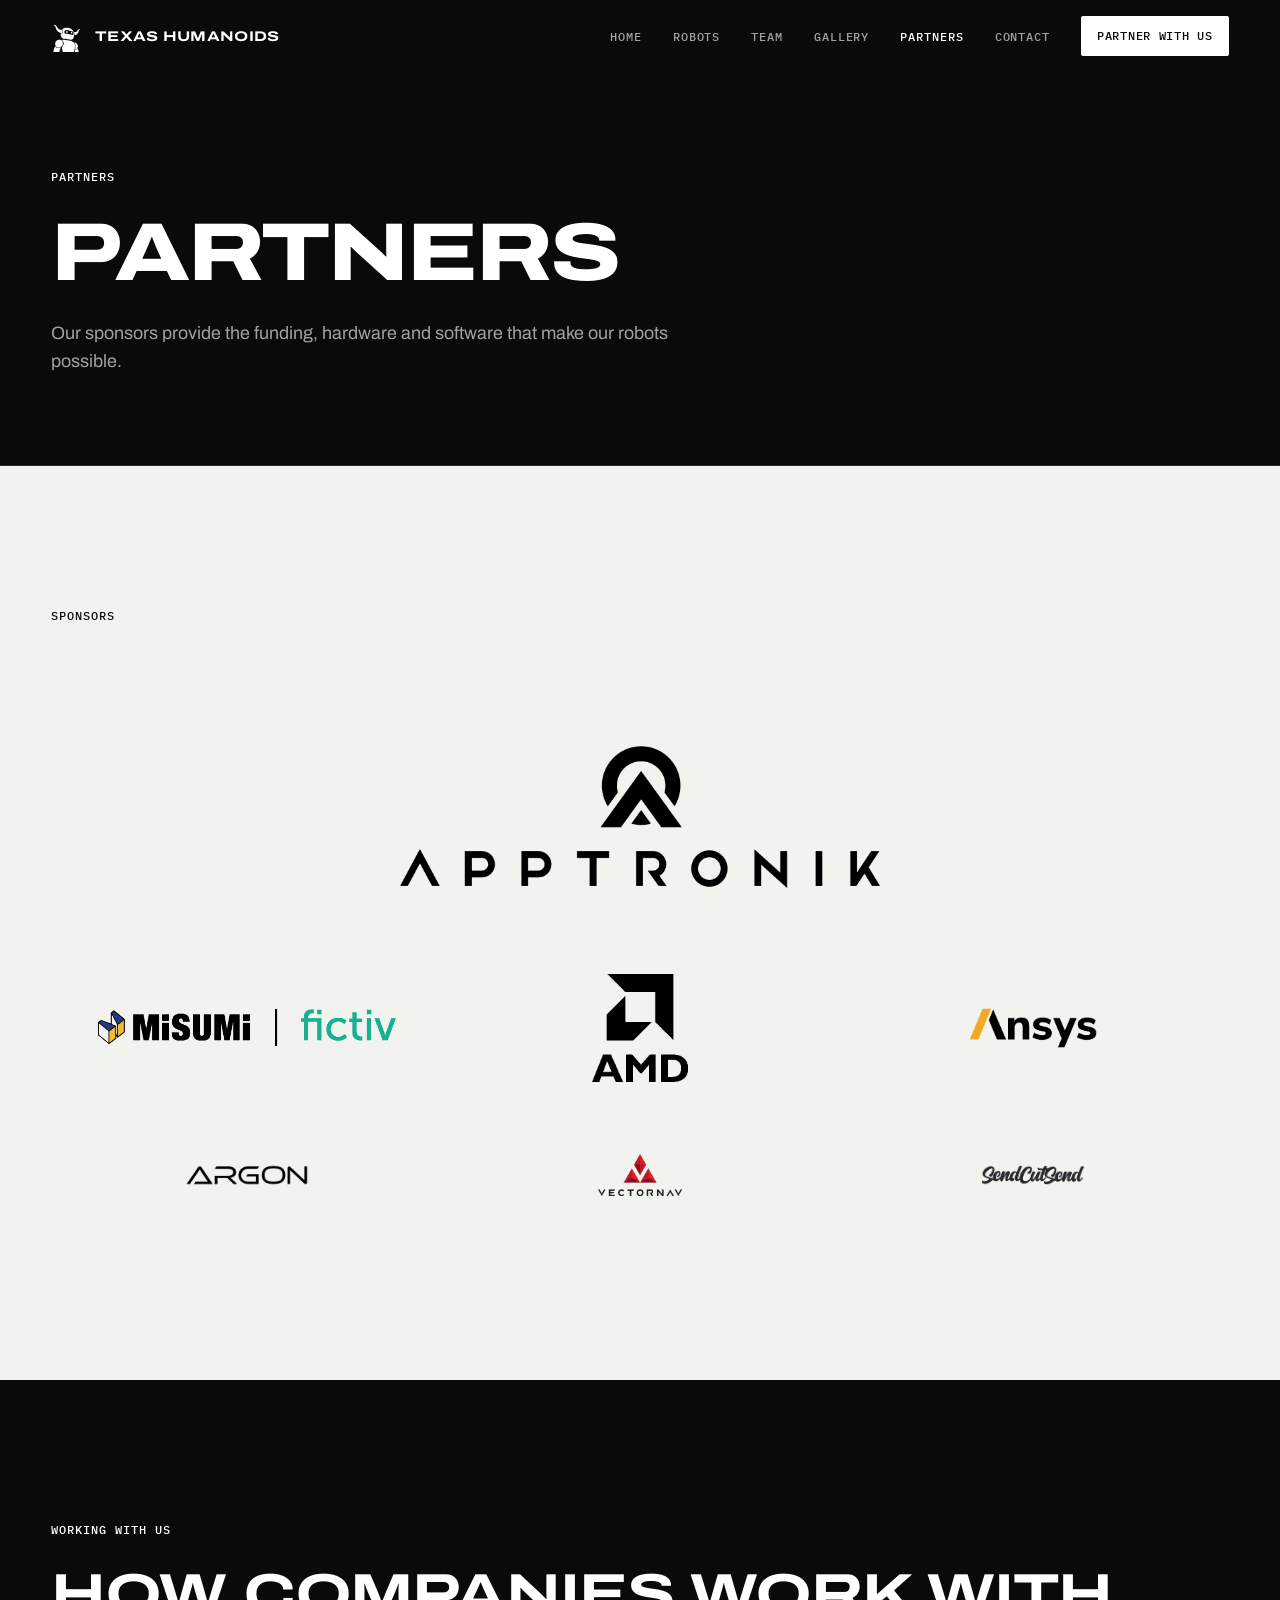
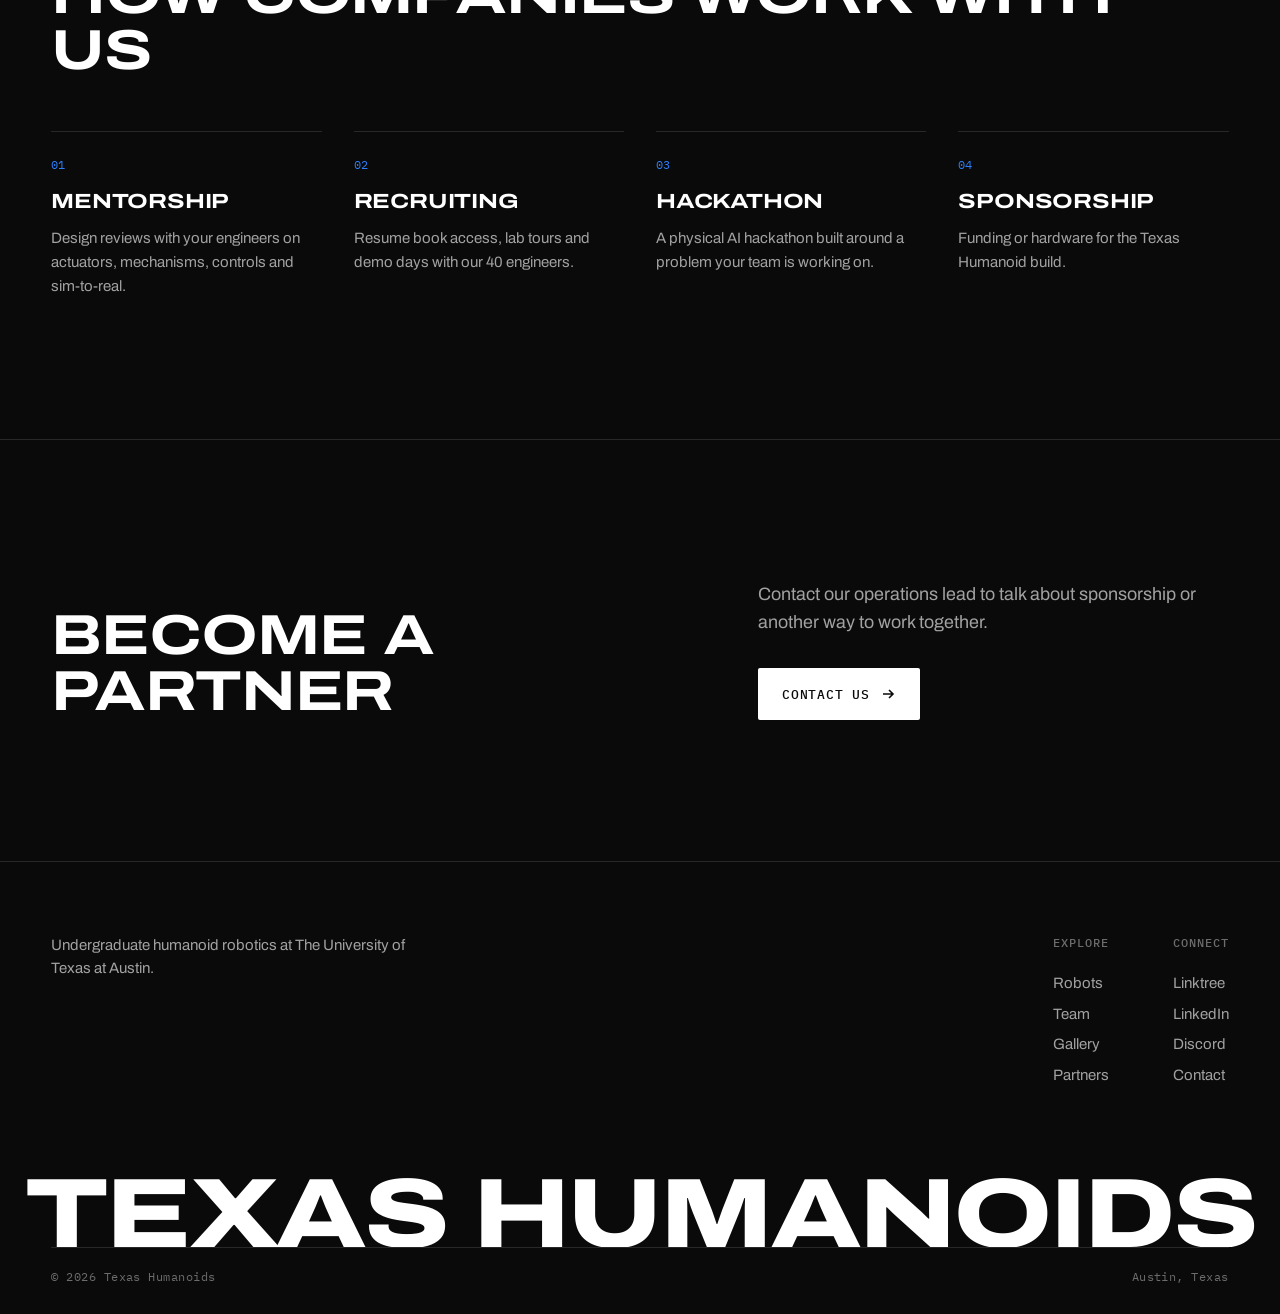
<file: partners.html>
<!DOCTYPE html>
<html lang="en">
<head>
  <meta charset="UTF-8">
  <meta name="viewport" content="width=device-width, initial-scale=1.0">
  <title>Partners | Texas Humanoids</title>
  <meta name="description" content="Apptronik, AMD and the companies that sponsor Texas Humanoids at UT Austin.">
  <meta property="og:title" content="Partners | Texas Humanoids">
  <meta property="og:description" content="Apptronik, AMD and the companies that sponsor Texas Humanoids at UT Austin.">
  <meta property="og:image" content="images/web/whole_group.jpg">
  <link rel="icon" href="images/logo.png">
  <link rel="preconnect" href="https://fonts.googleapis.com">
  <link rel="preconnect" href="https://fonts.gstatic.com" crossorigin>
  <link href="https://fonts.googleapis.com/css2?family=Archivo:wdth,wght@62..125,100..900&family=IBM+Plex+Mono:wght@400;500&display=swap" rel="stylesheet">
  <link rel="stylesheet" href="styles.css">
  <script>document.documentElement.classList.add('js')</script>
</head>
<body>

  <header class="nav" id="nav">
    <div class="nav-inner">
      <a href="index.html" class="brand" aria-label="Texas Humanoids home">
        <img src="images/logo.png" alt="">
        <span>TEXAS HUMANOIDS</span>
      </a>
      <button class="menu-btn" aria-label="Open menu" aria-expanded="false" aria-controls="navLinks"><span></span><span></span></button>
      <ul class="nav-links" id="navLinks">
        <li><a href="index.html">Home</a></li>
        <li><a href="robots.html">Robots</a></li>
        <li><a href="team.html">Team</a></li>
        <li><a href="gallery.html">Gallery</a></li>
        <li><a href="partners.html" aria-current="page">Partners</a></li>
        <li><a href="contact.html">Contact</a></li>
        <li><a href="contact.html" class="btn btn-solid">Partner with us</a></li>
      </ul>
    </div>
  </header>

  <main>
    <section class="page-head">
      <div class="wrap">
        <div class="eyebrow r"><span>Partners</span></div>
        <h1 class="r d1">Partners</h1>
        <p class="lede r d2">Our sponsors provide the funding, hardware and software that make our robots possible.</p>
      </div>
    </section>

    <section class="sect light">
      <div class="wrap">
        <div class="eyebrow r"><span>Sponsors</span></div>
        <div class="logos color r">
          <div class="logo-cell t1"><img class="white apptronik" src="images/web/apptronik-logo.png" alt="Apptronik" width="1430" height="422"></div>
          <div class="logo-cell t2"><img class="misumi" src="images/web/misumi-fictiv-c.png" alt="MISUMI | Fictiv" width="1108" height="144"></div>
          <div class="logo-cell t2"><img class="white amd" src="images/web/amd-logo.png" alt="AMD" width="276" height="310"></div>
          <div class="logo-cell t2"><img class="white ansys" src="images/web/ansys-c.png" alt="Ansys" width="724" height="231"></div>
          <div class="logo-cell"><img class="argon" src="images/web/argon-c.png" alt="Argon Mechatronics" width="159" height="28"></div>
          <div class="logo-cell"><img class="white vectornav" src="images/web/vector_nav-logo.png" alt="VectorNav" width="512" height="256"></div>
          <div class="logo-cell"><img class="sendcutsend" src="images/web/sendcutsend-c.png" alt="SendCutSend" width="474" height="93"></div>
        </div>
      </div>
    </section>

    <section class="sect">
      <div class="wrap">
        <div class="eyebrow r"><span>Working with us</span></div>
        <h2 class="h2 r d1">How companies work with us</h2>
        <div class="ways">
          <div class="way r">
            <div class="n">01</div>
            <h4>Mentorship</h4>
            <p>Design reviews with your engineers on actuators, mechanisms, controls and sim-to-real.</p>
          </div>
          <div class="way r">
            <div class="n">02</div>
            <h4>Recruiting</h4>
            <p>Resume book access, lab tours and demo days with our 40 engineers.</p>
          </div>
          <div class="way r">
            <div class="n">03</div>
            <h4>Hackathon</h4>
            <p>A physical AI hackathon built around a problem your team is working on.</p>
          </div>
          <div class="way r">
            <div class="n">04</div>
            <h4>Sponsorship</h4>
            <p>Funding or hardware for the Texas Humanoid build.</p>
          </div>
        </div>
      </div>
    </section>

    <section class="cta-band">
      <div class="wrap platforms-head">
        <h2 class="h2 r" style="margin-top:0">Become a partner</h2>
        <div class="r d1">
          <p class="lede dim">Contact our operations lead to talk about sponsorship or another way to work together.</p>
          <div class="actions">
            <a href="contact.html" class="btn btn-solid">Contact us <svg width="16" height="16" viewBox="0 0 16 16" fill="none" aria-hidden="true"><path d="M3 8h10M9 4l4 4-4 4" stroke="currentColor" stroke-width="1.6"/></svg></a>
          </div>
        </div>
      </div>
    </section>
  </main>

  <footer class="footer">
    <div class="wrap">
      <div class="foot-row">
        <p>Undergraduate humanoid robotics at The University of Texas at Austin.</p>
        <div class="foot-links">
          <div>
            <h4>Explore</h4>
            <a href="robots.html">Robots</a><a href="team.html">Team</a><a href="gallery.html">Gallery</a><a href="partners.html">Partners</a>
          </div>
          <div>
            <h4>Connect</h4>
            <a href="https://linktr.ee/texas-humanoids" target="_blank" rel="noopener">Linktree</a>
            <a href="https://www.linkedin.com/company/texas-humanoids" target="_blank" rel="noopener">LinkedIn</a>
            <a href="https://discord.gg/mYTj5yCFnS" target="_blank" rel="noopener">Discord</a>
            <a href="contact.html">Contact</a>
          </div>
        </div>
      </div>
    </div>
    <div class="wordmark" aria-hidden="true">TEXAS HUMANOIDS</div>
    <div class="wrap" style="position:relative;background:var(--ink)">
      <div class="foot-base">
        <span>&copy; 2026 Texas Humanoids</span>
        <span>Austin, Texas</span>
      </div>
    </div>
  </footer>

  <script src="site.js"></script>
</body>
</html>
</file>
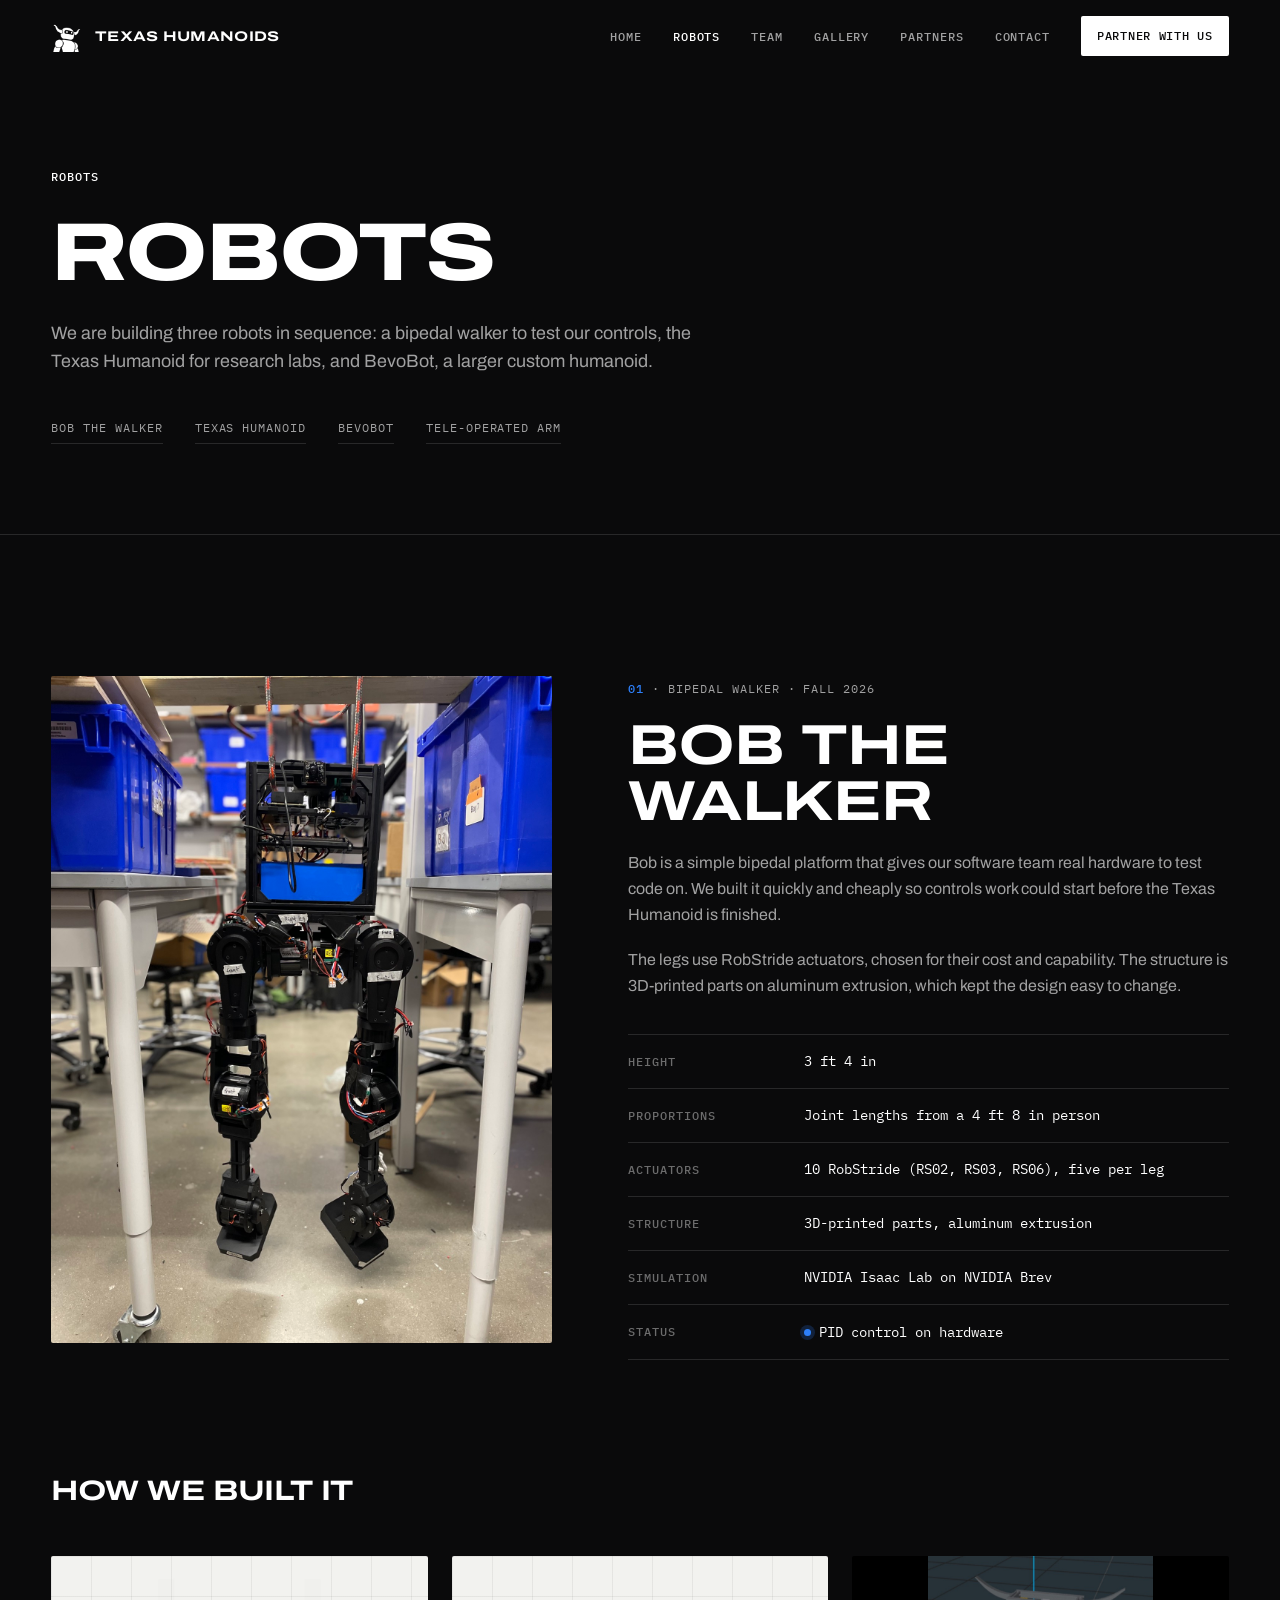
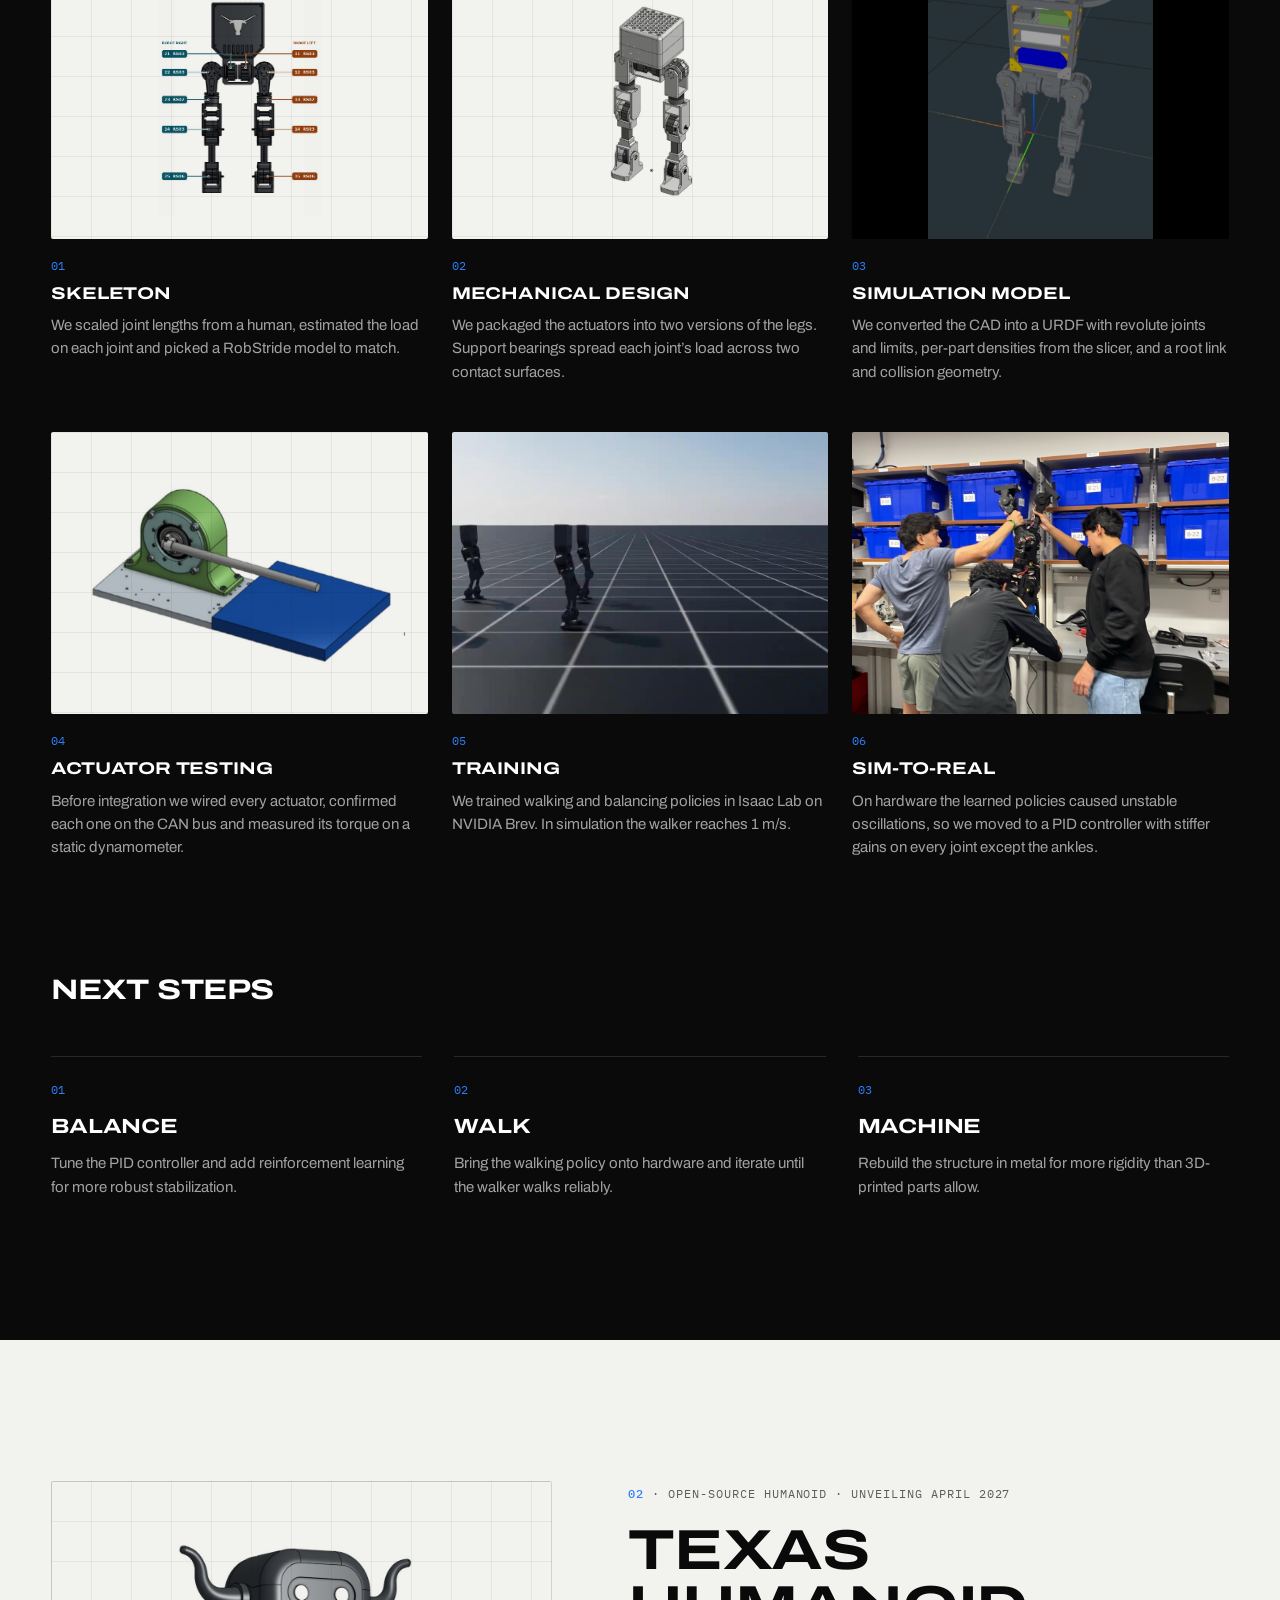
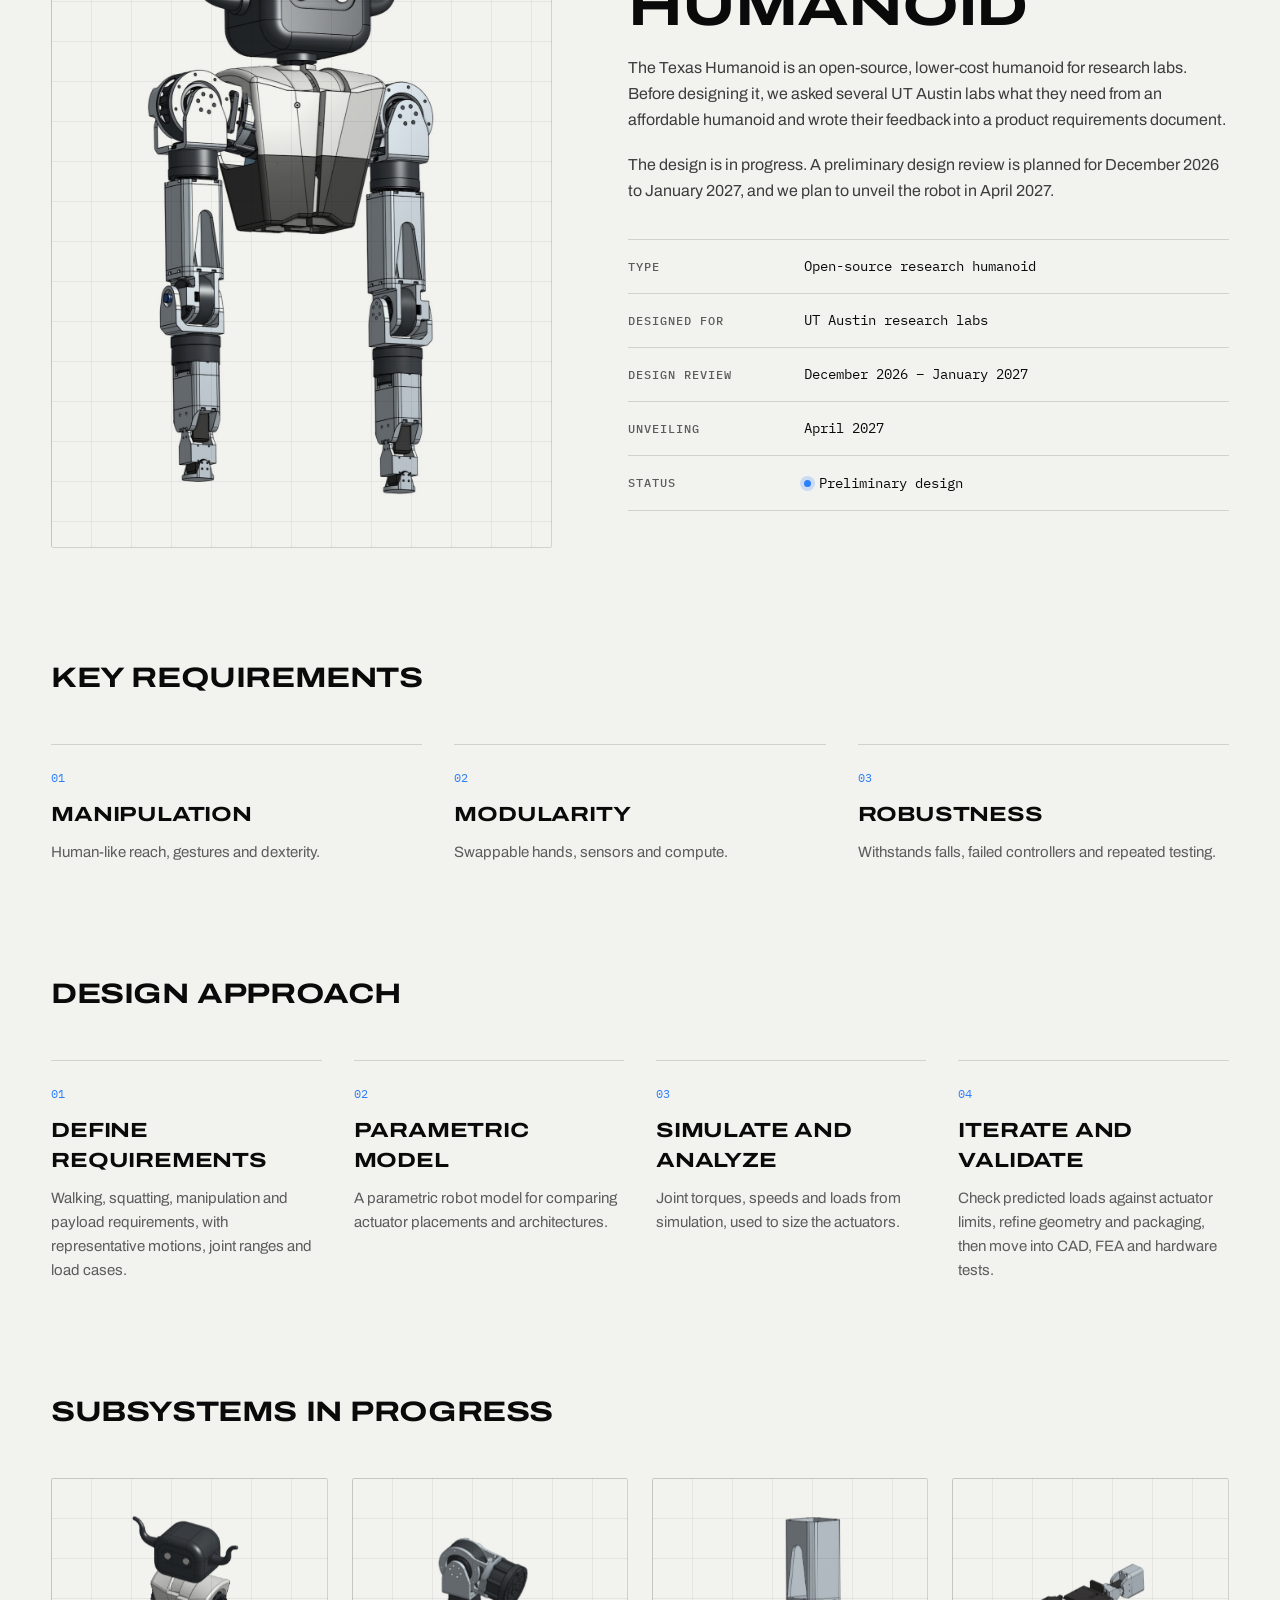
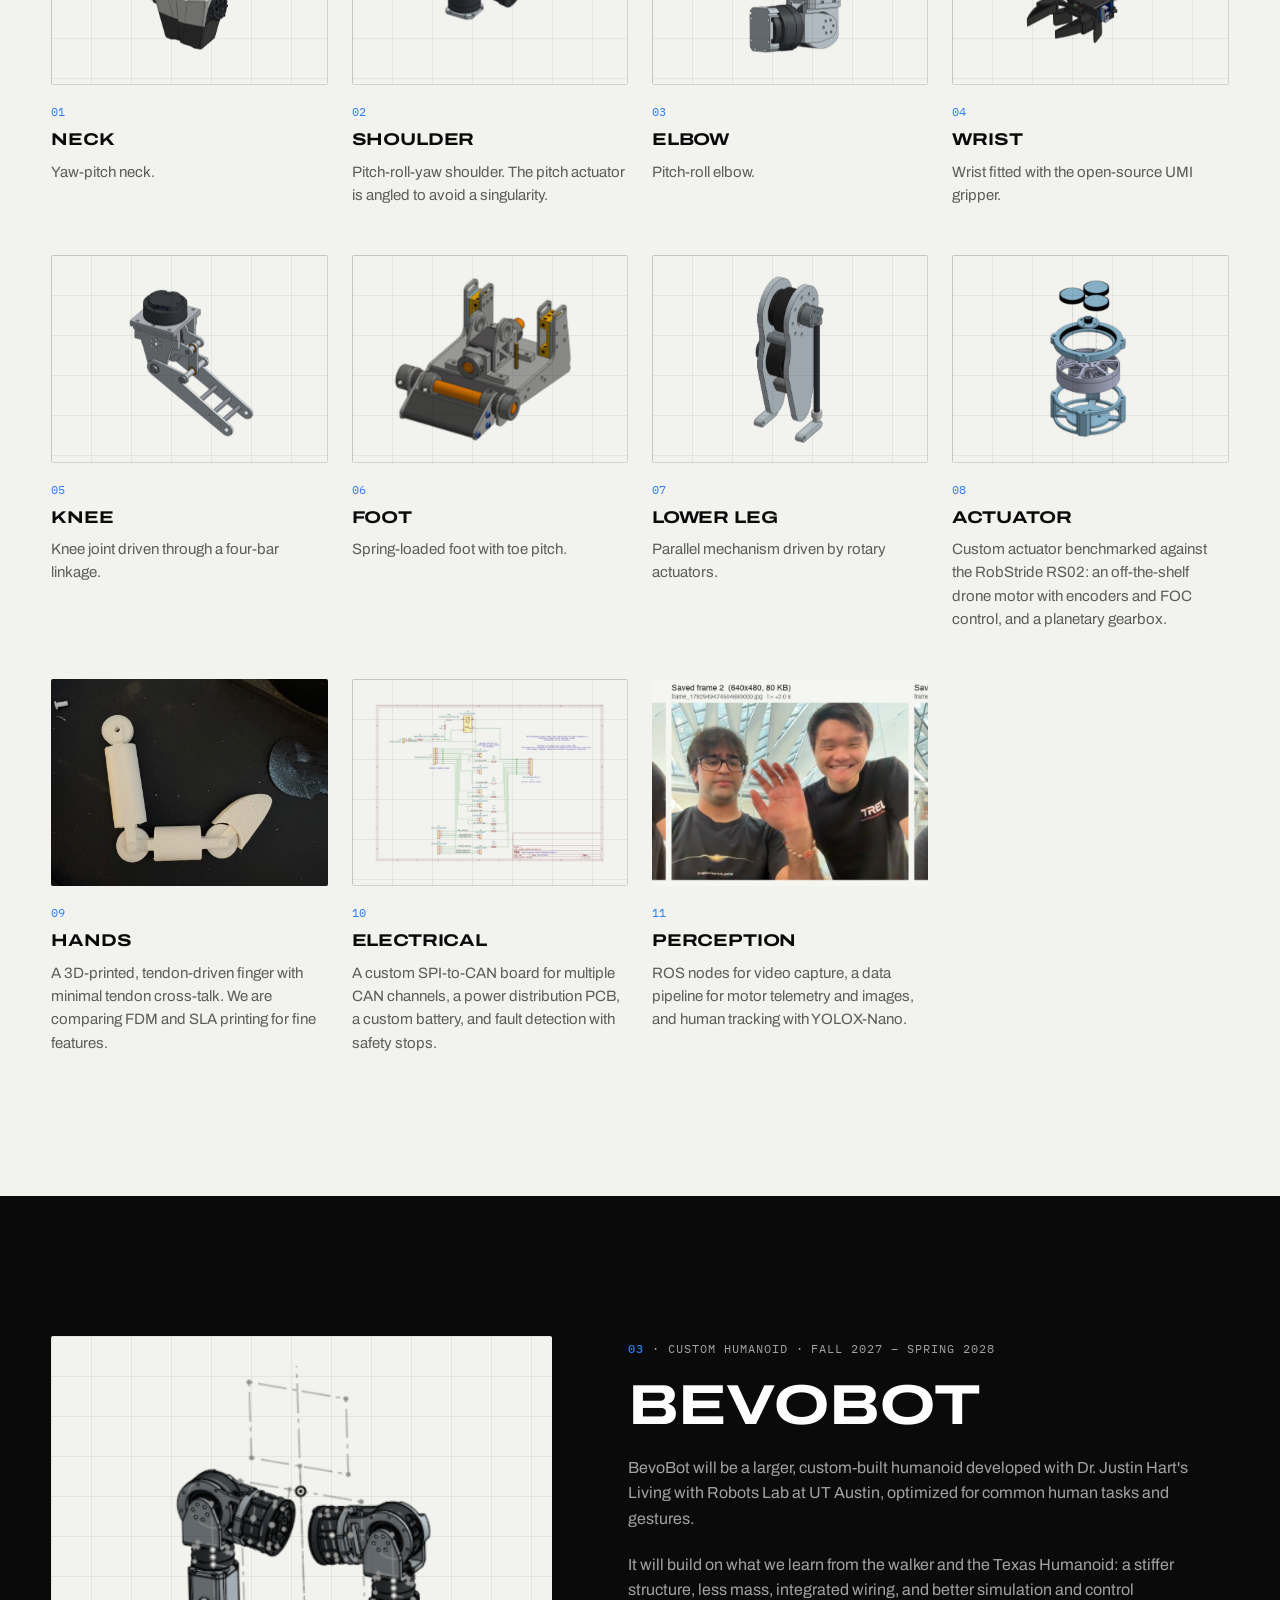
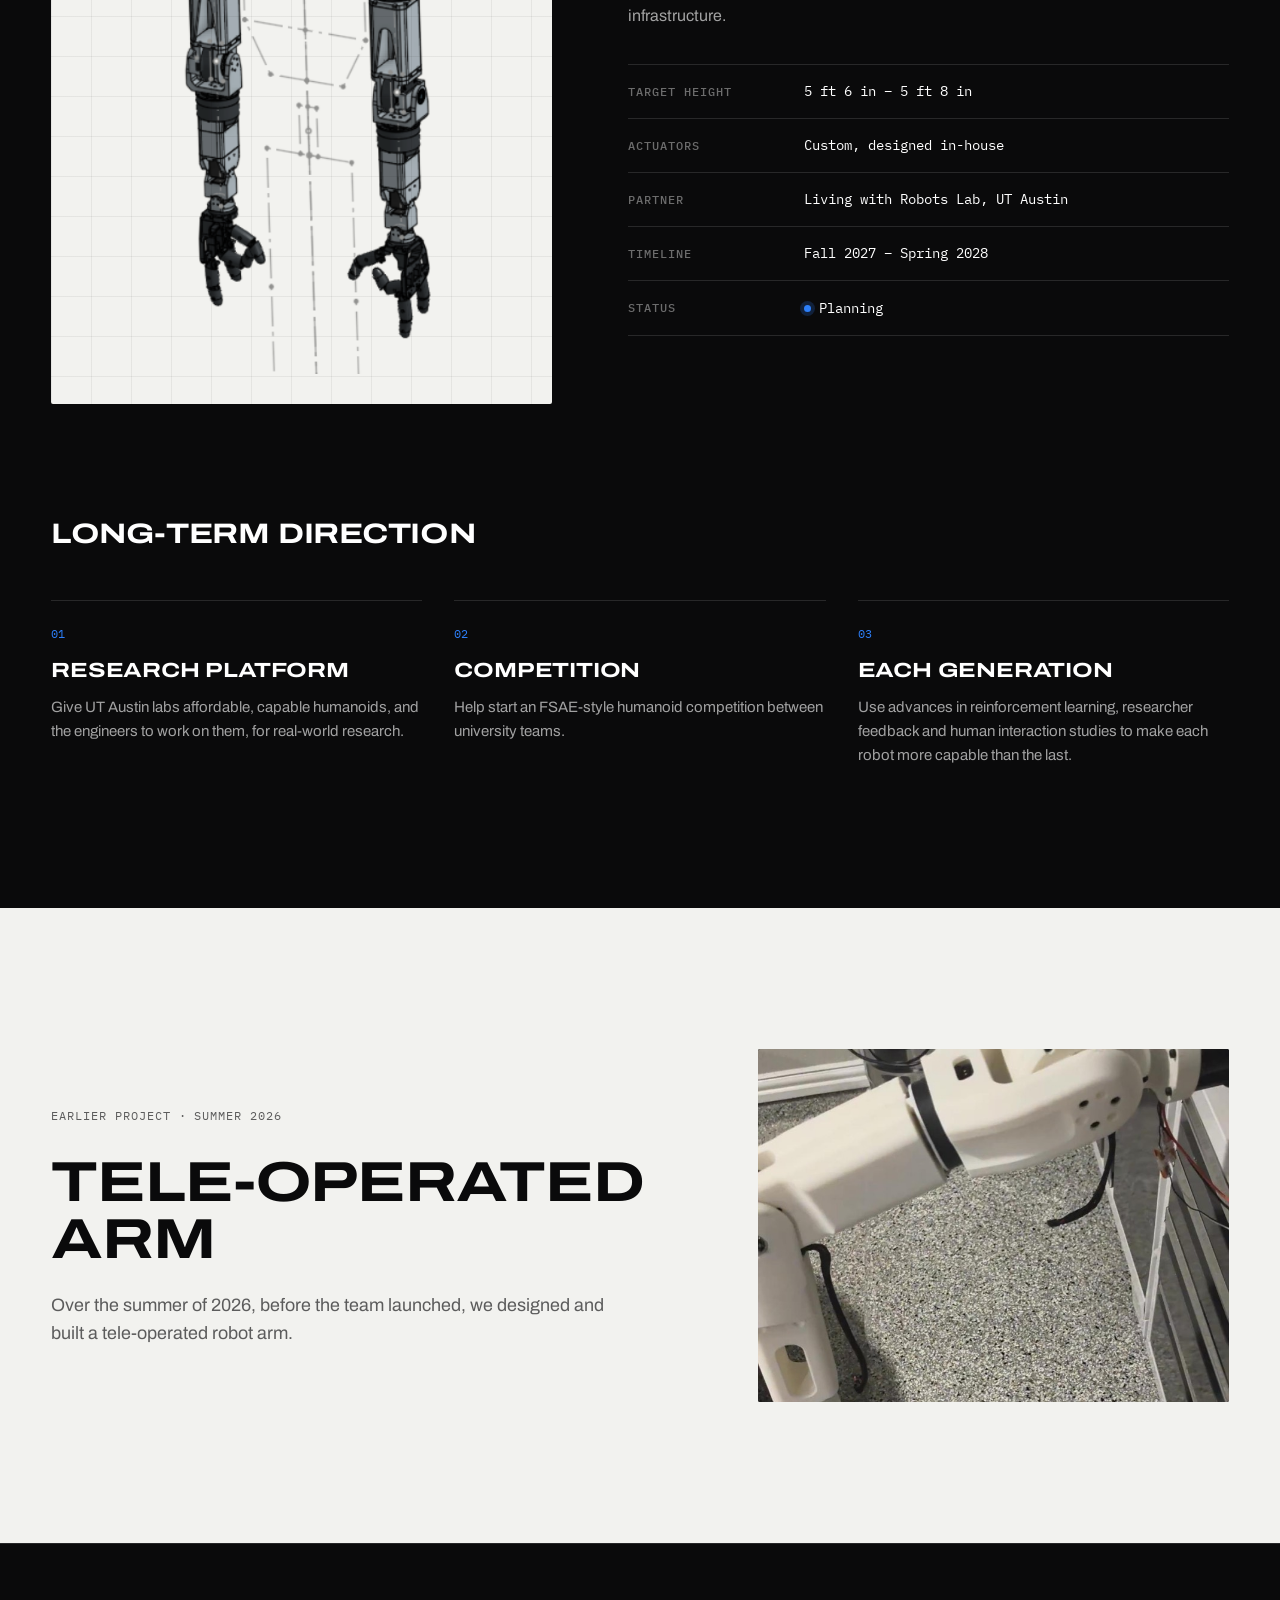
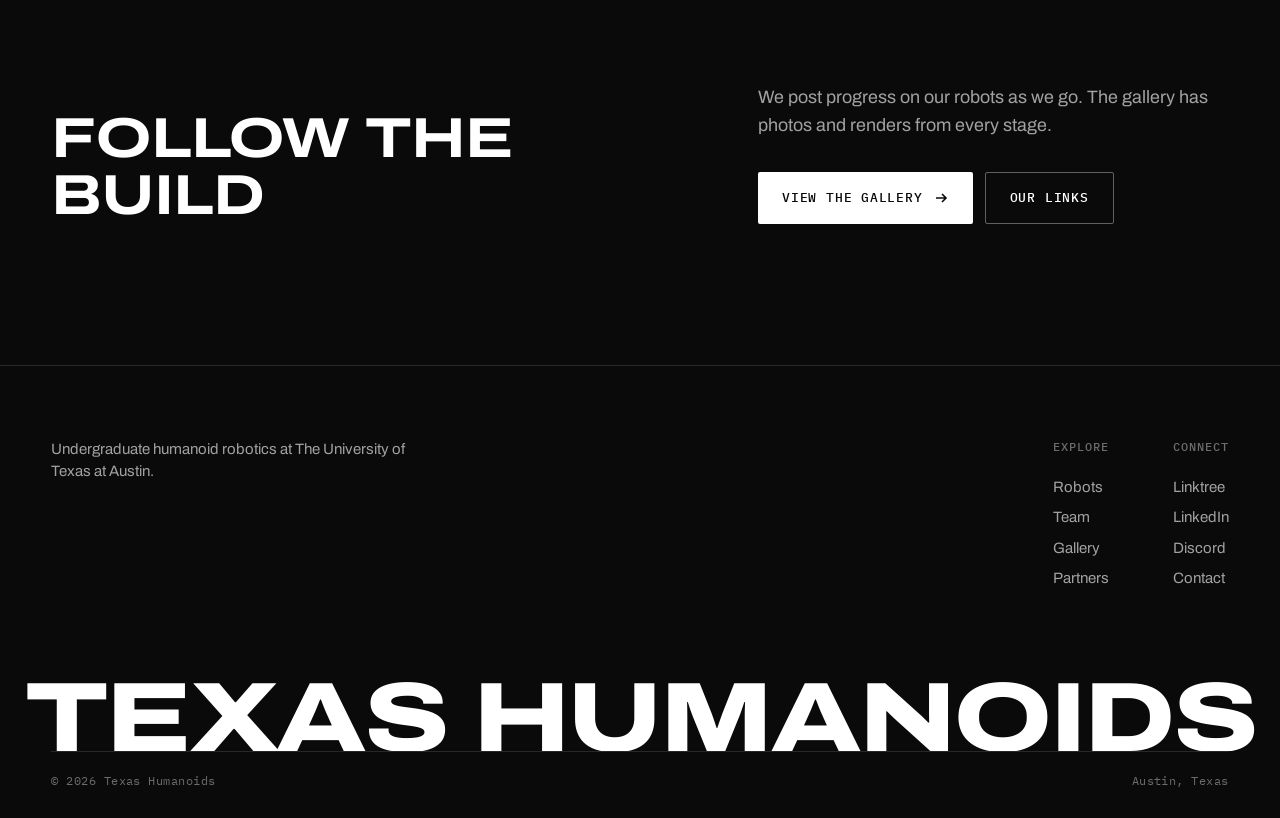
<file: robots.html>
<!DOCTYPE html>
<html lang="en">
<head>
  <meta charset="UTF-8">
  <meta name="viewport" content="width=device-width, initial-scale=1.0">
  <title>Robots | Texas Humanoids</title>
  <meta name="description" content="Bob the Walker, the Texas Humanoid and BevoBot: the robots Texas Humanoids is building at UT Austin.">
  <meta property="og:title" content="Robots | Texas Humanoids">
  <meta property="og:description" content="Bob the Walker, the Texas Humanoid and BevoBot: the robots Texas Humanoids is building at UT Austin.">
  <meta property="og:image" content="images/web/whole_group.jpg">
  <link rel="icon" href="images/logo.png">
  <link rel="preconnect" href="https://fonts.googleapis.com">
  <link rel="preconnect" href="https://fonts.gstatic.com" crossorigin>
  <link href="https://fonts.googleapis.com/css2?family=Archivo:wdth,wght@62..125,100..900&family=IBM+Plex+Mono:wght@400;500&display=swap" rel="stylesheet">
  <link rel="stylesheet" href="styles.css">
  <script>document.documentElement.classList.add('js')</script>
</head>
<body>

  <header class="nav" id="nav">
    <div class="nav-inner">
      <a href="index.html" class="brand" aria-label="Texas Humanoids home">
        <img src="images/logo.png" alt="">
        <span>TEXAS HUMANOIDS</span>
      </a>
      <button class="menu-btn" aria-label="Open menu" aria-expanded="false" aria-controls="navLinks"><span></span><span></span></button>
      <ul class="nav-links" id="navLinks">
        <li><a href="index.html">Home</a></li>
        <li><a href="robots.html" aria-current="page">Robots</a></li>
        <li><a href="team.html">Team</a></li>
        <li><a href="gallery.html">Gallery</a></li>
        <li><a href="partners.html">Partners</a></li>
        <li><a href="contact.html">Contact</a></li>
        <li><a href="contact.html" class="btn btn-solid">Partner with us</a></li>
      </ul>
    </div>
  </header>

  <main>
    <section class="page-head">
      <div class="wrap">
        <div class="eyebrow r"><span>Robots</span></div>
        <h1 class="r d1">Robots</h1>
        <p class="lede r d2">We are building three robots in sequence: a bipedal walker to test our controls, the Texas Humanoid for research labs, and BevoBot, a larger custom humanoid.</p>
        <nav class="subnav r d3" aria-label="Robots">
          <a href="#walker">Bob the Walker</a><a href="#texas-humanoid">Texas Humanoid</a><a href="#bevobot">BevoBot</a><a href="#arm">Tele-operated arm</a>
        </nav>
      </div>
    </section>

    <section class="sect" id="walker">
      <div class="wrap">
        <div class="robot-intro">
          <div class="media r"><img src="images/web/walker.jpg" alt="Bob the Walker hanging from a support rig between two lab benches" width="1350" height="1800"></div>
          <div class="copy">
            <span class="kind r"><b>01</b> &middot; Bipedal walker &middot; Fall 2026</span>
            <h2 class="h2 r d1">Bob the Walker</h2>
            <p class="r d2">Bob is a simple bipedal platform that gives our software team real hardware to test code on. We built it quickly and cheaply so controls work could start before the Texas Humanoid is finished.</p>
            <p class="r d2">The legs use RobStride actuators, chosen for their cost and capability. The structure is 3D-printed parts on aluminum extrusion, which kept the design easy to change.</p>
            <div class="r d3">
            <dl class="specs">
              <div><dt>Height</dt><dd>3 ft 4 in</dd></div>
              <div><dt>Proportions</dt><dd>Joint lengths from a 4 ft 8 in person</dd></div>
              <div><dt>Actuators</dt><dd>10 RobStride (RS02, RS03, RS06), five per leg</dd></div>
              <div><dt>Structure</dt><dd>3D-printed parts, aluminum extrusion</dd></div>
              <div><dt>Simulation</dt><dd>NVIDIA Isaac Lab on NVIDIA Brev</dd></div>
              <div><dt>Status</dt><dd><span class="live">PID control on hardware</span></dd></div>
            </dl>
            </div>
          </div>
        </div>

        <h3 class="h3 r">How we built it</h3>
        <div class="steps">
          <div class="step r">
            <div class="media paper"><img src="images/web/walker-actuator-map.jpg" alt="Diagram of the walker legs with the RobStride model at each joint" width="752" height="1100" class="contain" loading="lazy"></div>
            <div class="n">01</div>
            <h4>Skeleton</h4>
            <p>We scaled joint lengths from a human, estimated the load on each joint and picked a RobStride model to match.</p>
          </div>
          <div class="step r">
            <div class="media paper"><img src="images/web/cad-walker-v1.jpg" alt="First version of the walker CAD" width="927" height="1200" class="contain" loading="lazy"></div>
            <div class="n">02</div>
            <h4>Mechanical design</h4>
            <p>We packaged the actuators into two versions of the legs. Support bearings spread each joint’s load across two contact surfaces.</p>
          </div>
          <div class="step r">
            <div class="media"><img src="images/web/walker-urdf.jpg" alt="URDF model of the walker in a simulator" width="716" height="900" class="contain" loading="lazy"></div>
            <div class="n">03</div>
            <h4>Simulation model</h4>
            <p>We converted the CAD into a URDF with revolute joints and limits, per-part densities from the slicer, and a root link and collision geometry.</p>
          </div>
          <div class="step r">
            <div class="media paper"><img src="images/web/actuator-dyno.jpg" alt="CAD of the static dynamometer used to test actuators" width="1000" height="653" class="contain" loading="lazy"></div>
            <div class="n">04</div>
            <h4>Actuator testing</h4>
            <p>Before integration we wired every actuator, confirmed each one on the CAN bus and measured its torque on a static dynamometer.</p>
          </div>
          <div class="step r">
            <div class="media"><img src="images/web/walker-isaaclab.jpg" alt="Several walker models training in NVIDIA Isaac Lab" width="1280" height="720" loading="lazy"></div>
            <div class="n">05</div>
            <h4>Training</h4>
            <p>We trained walking and balancing policies in Isaac Lab on NVIDIA Brev. In simulation the walker reaches 1 m/s.</p>
          </div>
          <div class="step r">
            <div class="media"><img src="images/web/build-hang-test.jpg" alt="Team members testing the walker on a support rig" width="1050" height="1400" loading="lazy"></div>
            <div class="n">06</div>
            <h4>Sim-to-real</h4>
            <p>On hardware the learned policies caused unstable oscillations, so we moved to a PID controller with stiffer gains on every joint except the ankles.</p>
          </div>
        </div>

        <h3 class="h3 r">Next steps</h3>
        <div class="ways cols-3">
          <div class="way r">
            <div class="n">01</div>
            <h4>Balance</h4>
            <p>Tune the PID controller and add reinforcement learning for more robust stabilization.</p>
          </div>
          <div class="way r">
            <div class="n">02</div>
            <h4>Walk</h4>
            <p>Bring the walking policy onto hardware and iterate until the walker walks reliably.</p>
          </div>
          <div class="way r">
            <div class="n">03</div>
            <h4>Machine</h4>
            <p>Rebuild the structure in metal for more rigidity than 3D-printed parts allow.</p>
          </div>
        </div>
      </div>
    </section>

    <section class="sect light" id="texas-humanoid">
      <div class="wrap">
        <div class="robot-intro">
          <div class="media paper r"><img src="images/web/cad-texas-humanoid.jpg" alt="CAD render of the Texas Humanoid upper body with longhorn-style head" width="1082" height="1400" loading="lazy"></div>
          <div class="copy">
            <span class="kind r"><b>02</b> &middot; Open-source humanoid &middot; Unveiling April 2027</span>
            <h2 class="h2 r d1">Texas Humanoid</h2>
            <p class="r d2">The Texas Humanoid is an open-source, lower-cost humanoid for research labs. Before designing it, we asked several UT Austin labs what they need from an affordable humanoid and wrote their feedback into a product requirements document.</p>
            <p class="r d2">The design is in progress. A preliminary design review is planned for December 2026 to January 2027, and we plan to unveil the robot in April 2027.</p>
            <div class="r d3">
            <dl class="specs">
              <div><dt>Type</dt><dd>Open-source research humanoid</dd></div>
              <div><dt>Designed for</dt><dd>UT Austin research labs</dd></div>
              <div><dt>Design review</dt><dd>December 2026 &ndash; January 2027</dd></div>
              <div><dt>Unveiling</dt><dd>April 2027</dd></div>
              <div><dt>Status</dt><dd><span class="live">Preliminary design</span></dd></div>
            </dl>
            </div>
          </div>
        </div>

        <h3 class="h3 r">Key requirements</h3>
        <div class="ways cols-3">
          <div class="way r">
            <div class="n">01</div>
            <h4>Manipulation</h4>
            <p>Human-like reach, gestures and dexterity.</p>
          </div>
          <div class="way r">
            <div class="n">02</div>
            <h4>Modularity</h4>
            <p>Swappable hands, sensors and compute.</p>
          </div>
          <div class="way r">
            <div class="n">03</div>
            <h4>Robustness</h4>
            <p>Withstands falls, failed controllers and repeated testing.</p>
          </div>
        </div>

        <h3 class="h3 r">Design approach</h3>
        <div class="ways">
          <div class="way r">
            <div class="n">01</div>
            <h4>Define requirements</h4>
            <p>Walking, squatting, manipulation and payload requirements, with representative motions, joint ranges and load cases.</p>
          </div>
          <div class="way r">
            <div class="n">02</div>
            <h4>Parametric model</h4>
            <p>A parametric robot model for comparing actuator placements and architectures.</p>
          </div>
          <div class="way r">
            <div class="n">03</div>
            <h4>Simulate and analyze</h4>
            <p>Joint torques, speeds and loads from simulation, used to size the actuators.</p>
          </div>
          <div class="way r">
            <div class="n">04</div>
            <h4>Iterate and validate</h4>
            <p>Check predicted loads against actuator limits, refine geometry and packaging, then move into CAD, FEA and hardware tests.</p>
          </div>
        </div>

        <h3 class="h3 r">Subsystems in progress</h3>
        <div class="steps cols-4">
          <div class="step r">
            <div class="media paper"><img src="images/web/cad-neck.jpg" alt="CAD of the neck and head" width="773" height="1000" class="contain" loading="lazy"></div>
            <div class="n">01</div>
            <h4>Neck</h4>
            <p>Yaw-pitch neck.</p>
          </div>
          <div class="step r">
            <div class="media paper"><img src="images/web/cad-shoulder.jpg" alt="CAD of the shoulder actuators" width="773" height="1000" class="contain" loading="lazy"></div>
            <div class="n">02</div>
            <h4>Shoulder</h4>
            <p>Pitch-roll-yaw shoulder. The pitch actuator is angled to avoid a singularity.</p>
          </div>
          <div class="step r">
            <div class="media paper"><img src="images/web/cad-elbow.jpg" alt="CAD of the elbow joint" width="773" height="1000" class="contain" loading="lazy"></div>
            <div class="n">03</div>
            <h4>Elbow</h4>
            <p>Pitch-roll elbow.</p>
          </div>
          <div class="step r">
            <div class="media paper"><img src="images/web/cad-wrist.jpg" alt="CAD of the wrist and gripper" width="773" height="1000" class="contain" loading="lazy"></div>
            <div class="n">04</div>
            <h4>Wrist</h4>
            <p>Wrist fitted with the open-source UMI gripper.</p>
          </div>
          <div class="step r">
            <div class="media paper"><img src="images/web/cad-knee.jpg" alt="CAD of the four-bar knee" width="773" height="1000" class="contain" loading="lazy"></div>
            <div class="n">05</div>
            <h4>Knee</h4>
            <p>Knee joint driven through a four-bar linkage.</p>
          </div>
          <div class="step r">
            <div class="media paper"><img src="images/web/cad-foot.jpg" alt="CAD of the foot" width="1100" height="850" class="contain" loading="lazy"></div>
            <div class="n">06</div>
            <h4>Foot</h4>
            <p>Spring-loaded foot with toe pitch.</p>
          </div>
          <div class="step r">
            <div class="media paper"><img src="images/web/cad-lower-leg.jpg" alt="CAD of the lower leg linkage" width="773" height="1000" class="contain" loading="lazy"></div>
            <div class="n">07</div>
            <h4>Lower leg</h4>
            <p>Parallel mechanism driven by rotary actuators.</p>
          </div>
          <div class="step r">
            <div class="media paper"><img src="images/web/cad-actuator.jpg" alt="Exploded CAD of the custom actuator" width="688" height="900" class="contain" loading="lazy"></div>
            <div class="n">08</div>
            <h4>Actuator</h4>
            <p>Custom actuator benchmarked against the RobStride RS02: an off-the-shelf drone motor with encoders and FOC control, and a planetary gearbox.</p>
          </div>
          <div class="step r">
            <div class="media"><img src="images/web/finger-prototype.jpg" alt="3D-printed tendon-driven finger prototype" width="900" height="1200" loading="lazy"></div>
            <div class="n">09</div>
            <h4>Hands</h4>
            <p>A 3D-printed, tendon-driven finger with minimal tendon cross-talk. We are comparing FDM and SLA printing for fine features.</p>
          </div>
          <div class="step r">
            <div class="media paper"><img src="images/web/power-schematic.jpg" alt="Power architecture schematic" width="1600" height="1131" class="contain" loading="lazy"></div>
            <div class="n">10</div>
            <h4>Electrical</h4>
            <p>A custom SPI-to-CAN board for multiple CAN channels, a power distribution PCB, a custom battery, and fault detection with safety stops.</p>
          </div>
          <div class="step r">
            <div class="media"><img src="images/web/perception-tracking.jpg" alt="Frames from the video capture pipeline" width="1800" height="508" loading="lazy"></div>
            <div class="n">11</div>
            <h4>Perception</h4>
            <p>ROS nodes for video capture, a data pipeline for motor telemetry and images, and human tracking with YOLOX-Nano.</p>
          </div>
        </div>
      </div>
    </section>

    <section class="sect" id="bevobot">
      <div class="wrap">
        <div class="robot-intro">
          <div class="media paper r"><img src="images/web/arm-cad.png" alt="CAD model of humanoid arm assemblies" width="410" height="712" loading="lazy"></div>
          <div class="copy">
            <span class="kind r"><b>03</b> &middot; Custom humanoid &middot; Fall 2027 &ndash; Spring 2028</span>
            <h2 class="h2 r d1">BevoBot</h2>
            <p class="r d2">BevoBot will be a larger, custom-built humanoid developed with Dr. Justin Hart's Living with Robots Lab at UT Austin, optimized for common human tasks and gestures.</p>
            <p class="r d2">It will build on what we learn from the walker and the Texas Humanoid: a stiffer structure, less mass, integrated wiring, and better simulation and control infrastructure.</p>
            <div class="r d3">
            <dl class="specs">
              <div><dt>Target height</dt><dd>5 ft 6 in &ndash; 5 ft 8 in</dd></div>
              <div><dt>Actuators</dt><dd>Custom, designed in-house</dd></div>
              <div><dt>Partner</dt><dd>Living with Robots Lab, UT Austin</dd></div>
              <div><dt>Timeline</dt><dd>Fall 2027 &ndash; Spring 2028</dd></div>
              <div><dt>Status</dt><dd><span class="live">Planning</span></dd></div>
            </dl>
            </div>
          </div>
        </div>

        <h3 class="h3 r">Long-term direction</h3>
        <div class="ways cols-3">
          <div class="way r">
            <div class="n">01</div>
            <h4>Research platform</h4>
            <p>Give UT Austin labs affordable, capable humanoids, and the engineers to work on them, for real-world research.</p>
          </div>
          <div class="way r">
            <div class="n">02</div>
            <h4>Competition</h4>
            <p>Help start an FSAE-style humanoid competition between university teams.</p>
          </div>
          <div class="way r">
            <div class="n">03</div>
            <h4>Each generation</h4>
            <p>Use advances in reinforcement learning, researcher feedback and human interaction studies to make each robot more capable than the last.</p>
          </div>
        </div>
      </div>
    </section>

    <section class="sect light" id="arm">
      <div class="wrap platforms-head" style="align-items:center">
        <div>
          <span class="kind r">Earlier project &middot; Summer 2026</span>
          <h2 class="h2 r d1">Tele-operated arm</h2>
          <p class="lede r d2" style="margin-top:24px">Over the summer of 2026, before the team launched, we designed and built a tele-operated robot arm.</p>
        </div>
        <figure class="arm-photo r"><img src="images/web/teleop-arm.jpg" alt="The 3D-printed tele-operated robot arm" width="787" height="1400" loading="lazy"></figure>
      </div>
    </section>

    <section class="cta-band">
      <div class="wrap platforms-head">
        <h2 class="h2 r" style="margin-top:0">Follow the build</h2>
        <div class="r d1">
          <p class="lede dim">We post progress on our robots as we go. The gallery has photos and renders from every stage.</p>
          <div class="actions">
            <a href="gallery.html" class="btn btn-solid">View the gallery <svg width="16" height="16" viewBox="0 0 16 16" fill="none" aria-hidden="true"><path d="M3 8h10M9 4l4 4-4 4" stroke="currentColor" stroke-width="1.6"/></svg></a>
          <a href="https://linktr.ee/texas-humanoids" class="btn btn-line">Our links</a>
          </div>
        </div>
      </div>
    </section>
  </main>

  <footer class="footer">
    <div class="wrap">
      <div class="foot-row">
        <p>Undergraduate humanoid robotics at The University of Texas at Austin.</p>
        <div class="foot-links">
          <div>
            <h4>Explore</h4>
            <a href="robots.html">Robots</a><a href="team.html">Team</a><a href="gallery.html">Gallery</a><a href="partners.html">Partners</a>
          </div>
          <div>
            <h4>Connect</h4>
            <a href="https://linktr.ee/texas-humanoids" target="_blank" rel="noopener">Linktree</a>
            <a href="https://www.linkedin.com/company/texas-humanoids" target="_blank" rel="noopener">LinkedIn</a>
            <a href="https://discord.gg/mYTj5yCFnS" target="_blank" rel="noopener">Discord</a>
            <a href="contact.html">Contact</a>
          </div>
        </div>
      </div>
    </div>
    <div class="wordmark" aria-hidden="true">TEXAS HUMANOIDS</div>
    <div class="wrap" style="position:relative;background:var(--ink)">
      <div class="foot-base">
        <span>&copy; 2026 Texas Humanoids</span>
        <span>Austin, Texas</span>
      </div>
    </div>
  </footer>

  <script src="site.js"></script>
</body>
</html>
</file>
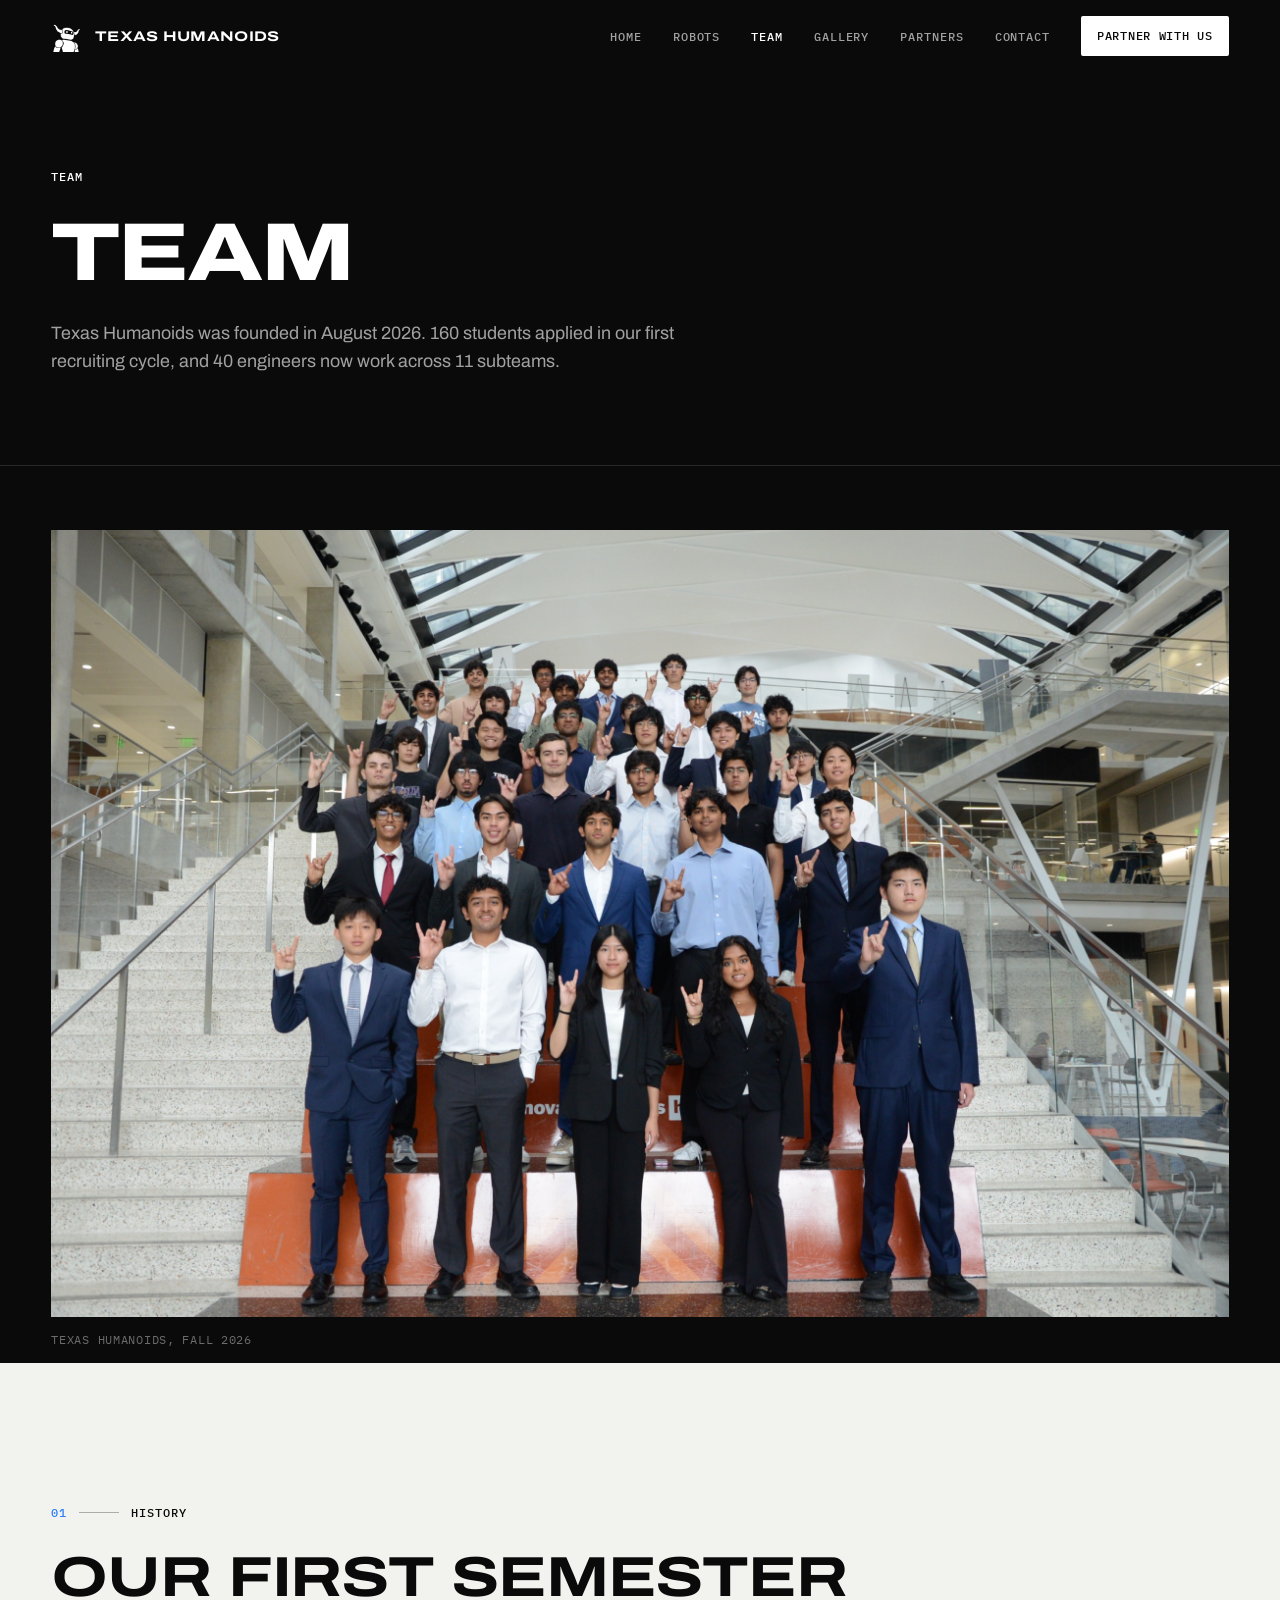
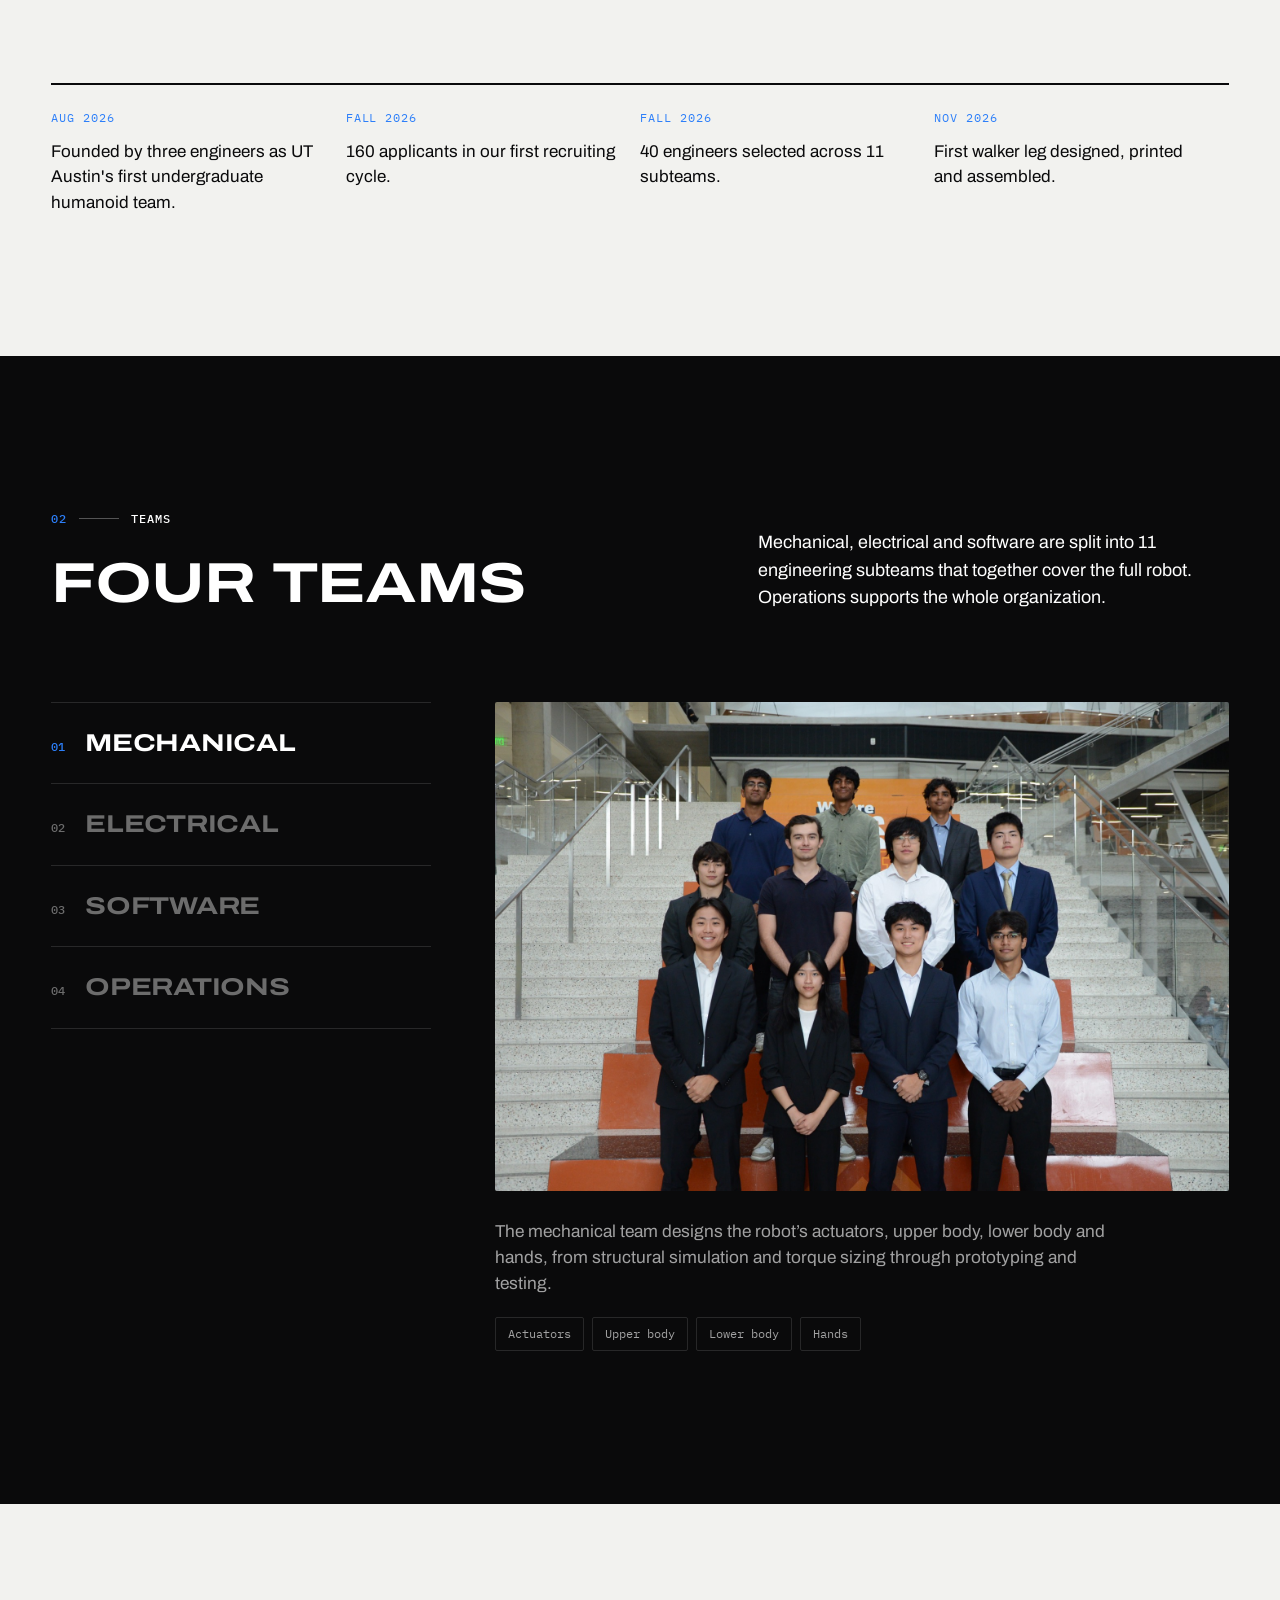
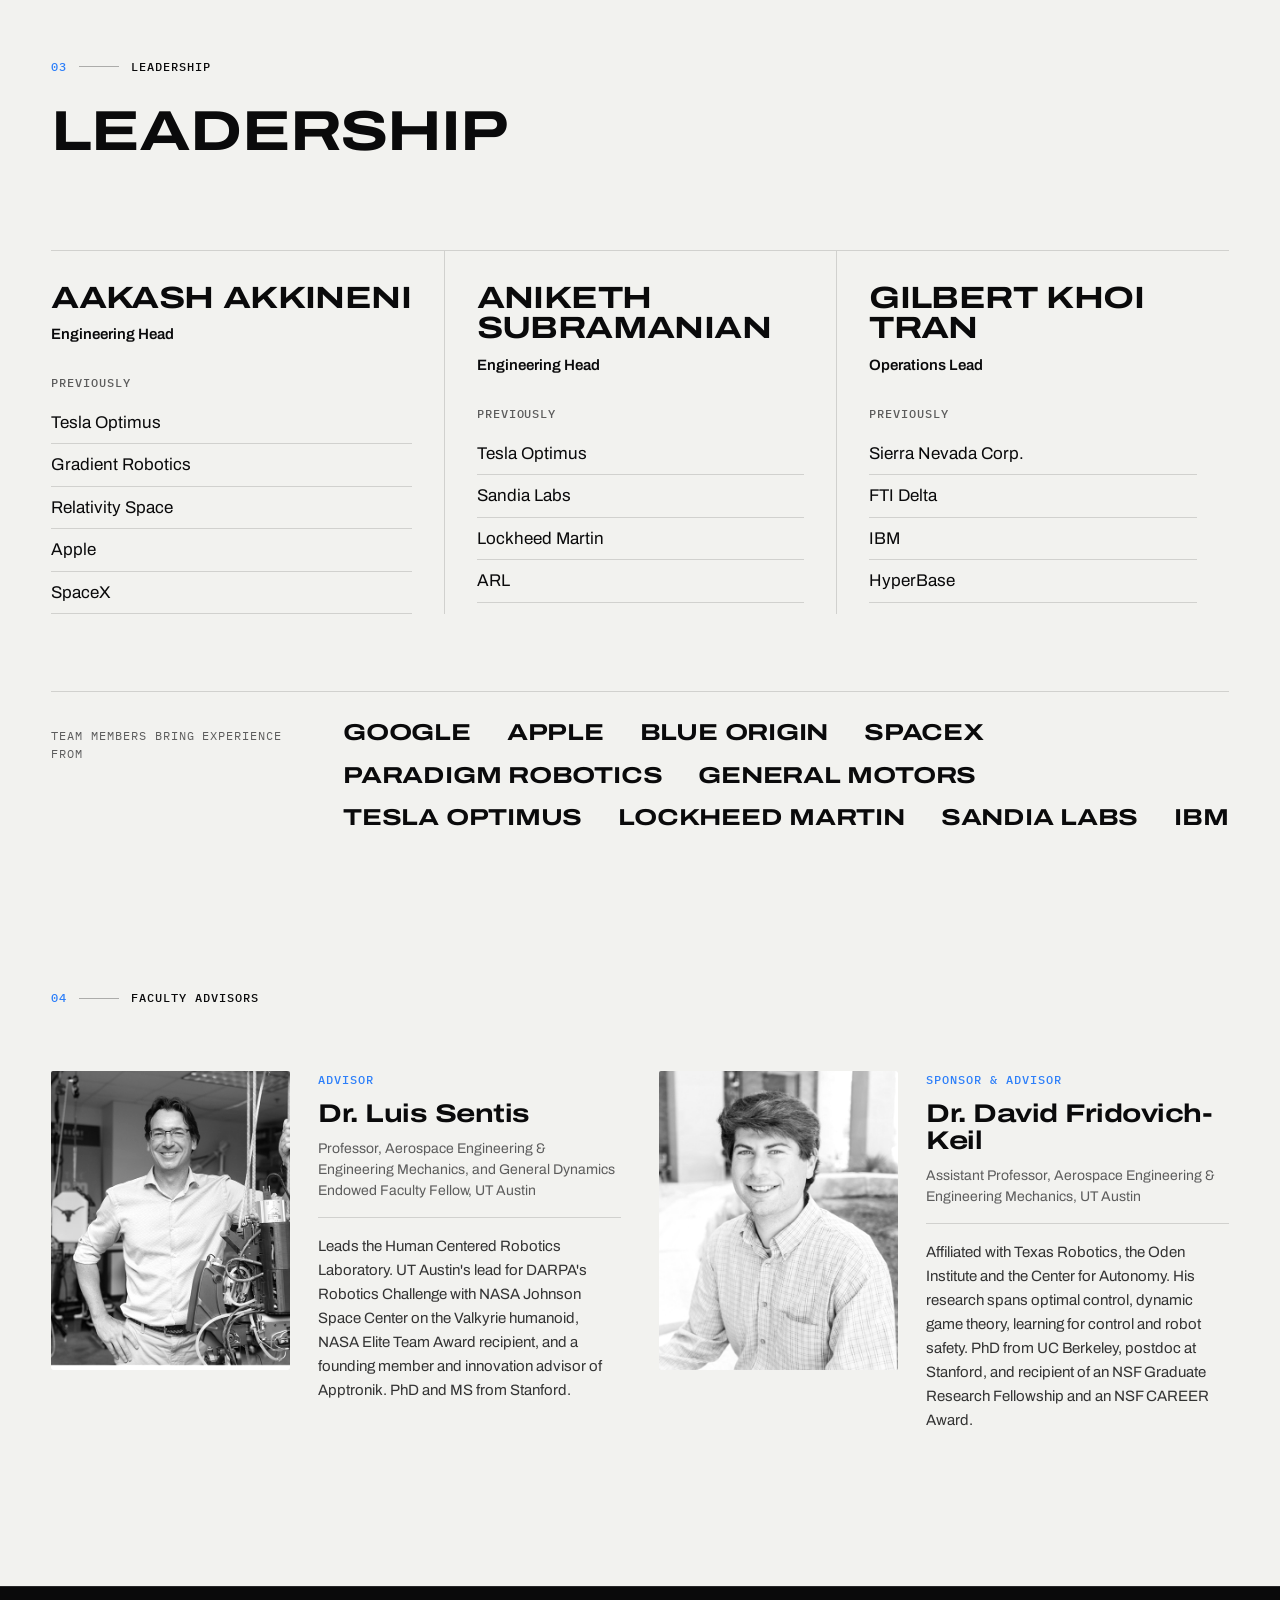
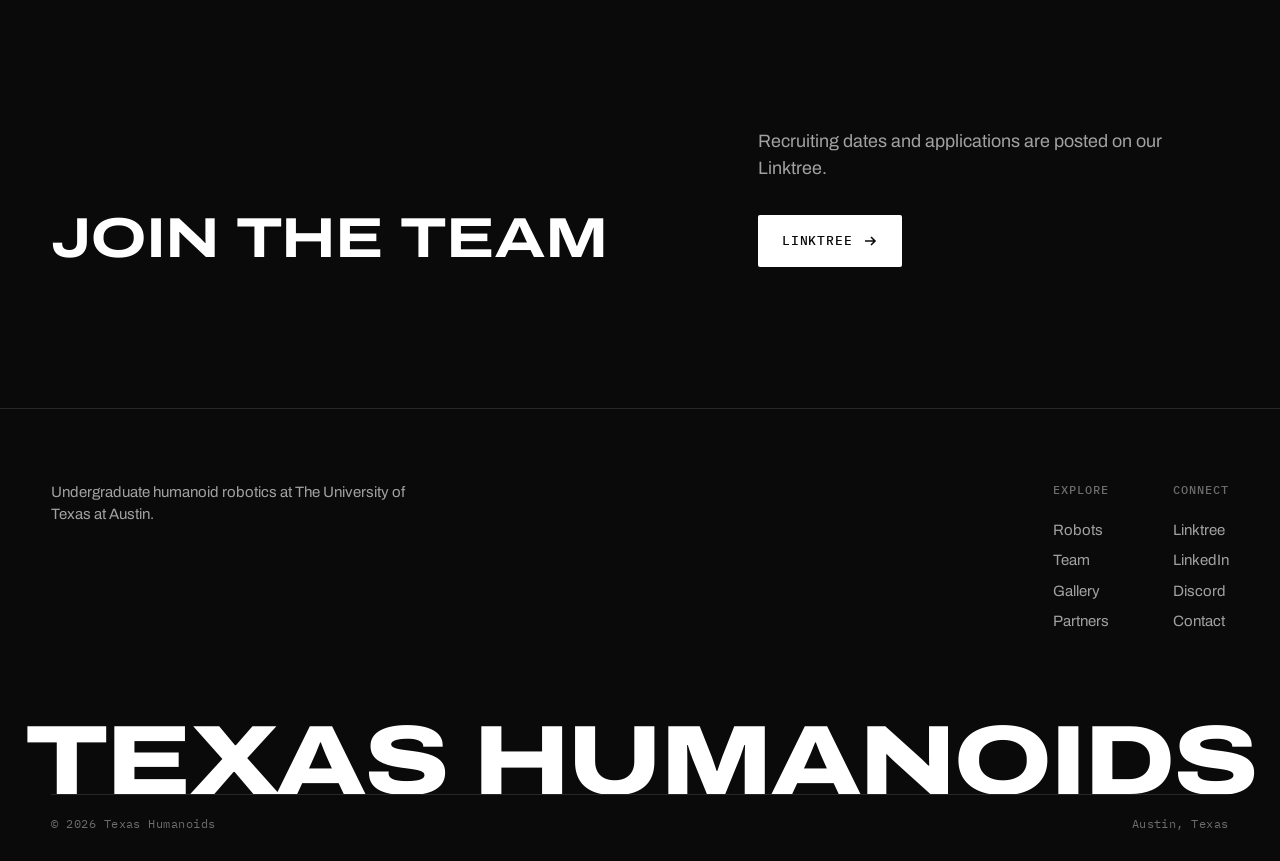
<file: team.html>
<!DOCTYPE html>
<html lang="en">
<head>
  <meta charset="UTF-8">
  <meta name="viewport" content="width=device-width, initial-scale=1.0">
  <title>Team | Texas Humanoids</title>
  <meta name="description" content="The engineers, leadership and faculty advisors of Texas Humanoids at UT Austin.">
  <meta property="og:title" content="Team | Texas Humanoids">
  <meta property="og:description" content="The engineers, leadership and faculty advisors of Texas Humanoids at UT Austin.">
  <meta property="og:image" content="images/web/whole_group.jpg">
  <link rel="icon" href="images/logo.png">
  <link rel="preconnect" href="https://fonts.googleapis.com">
  <link rel="preconnect" href="https://fonts.gstatic.com" crossorigin>
  <link href="https://fonts.googleapis.com/css2?family=Archivo:wdth,wght@62..125,100..900&family=IBM+Plex+Mono:wght@400;500&display=swap" rel="stylesheet">
  <link rel="stylesheet" href="styles.css">
  <script>document.documentElement.classList.add('js')</script>
</head>
<body>

  <header class="nav" id="nav">
    <div class="nav-inner">
      <a href="index.html" class="brand" aria-label="Texas Humanoids home">
        <img src="images/logo.png" alt="">
        <span>TEXAS HUMANOIDS</span>
      </a>
      <button class="menu-btn" aria-label="Open menu" aria-expanded="false" aria-controls="navLinks"><span></span><span></span></button>
      <ul class="nav-links" id="navLinks">
        <li><a href="index.html">Home</a></li>
        <li><a href="robots.html">Robots</a></li>
        <li><a href="team.html" aria-current="page">Team</a></li>
        <li><a href="gallery.html">Gallery</a></li>
        <li><a href="partners.html">Partners</a></li>
        <li><a href="contact.html">Contact</a></li>
        <li><a href="contact.html" class="btn btn-solid">Partner with us</a></li>
      </ul>
    </div>
  </header>

  <main>
    <section class="page-head">
      <div class="wrap">
        <div class="eyebrow r"><span>Team</span></div>
        <h1 class="r d1">Team</h1>
        <p class="lede r d2">Texas Humanoids was founded in August 2026. 160 students applied in our first recruiting cycle, and 40 engineers now work across 11 subteams.</p>
      </div>
    </section>

    <section>
      <div class="wrap" style="padding-top:clamp(40px,5vw,72px)">
        <figure class="group-photo r"><img src="images/web/whole_group.jpg" alt="The full Texas Humanoids team on the stairs of the EER building" width="2400" height="1604" loading="lazy"><figcaption>Texas Humanoids, Fall 2026</figcaption></figure>
      </div>
    </section>

    <section class="sect light">
      <div class="wrap">
        <div class="eyebrow r"><span class="idx">01</span><span class="rule"></span><span>History</span></div>
        <h2 class="h2 r d1">Our first semester</h2>
        <div class="history">
          <div class="r"><time>Aug 2026</time><p>Founded by three engineers as UT Austin's first undergraduate humanoid team.</p></div>
          <div class="r d1"><time>Fall 2026</time><p>160 applicants in our first recruiting cycle.</p></div>
          <div class="r d2"><time>Fall 2026</time><p>40 engineers selected across 11 subteams.</p></div>
          <div class="r d3"><time>Nov 2026</time><p>First walker leg designed, printed and assembled.</p></div>
        </div>
      </div>
    </section>

    <section class="teams">
      <div class="wrap">
        <div class="platforms-head">
          <div>
            <div class="eyebrow r"><span class="idx">02</span><span class="rule"></span><span>Teams</span></div>
            <h2 class="h2 r d1">Four teams</h2>
          </div>
          <p class="lede r d2">Mechanical, electrical and software are split into 11 engineering subteams that together cover the full robot. Operations supports the whole organization.</p>
        </div>

        <div class="teams-ui r">
          <div class="tablist" role="tablist" aria-label="Teams">
            <button class="tab" role="tab" id="tab-mech" aria-controls="p-mech" aria-selected="true"><small>01</small>Mechanical</button>
            <button class="tab" role="tab" id="tab-elec" aria-controls="p-elec" aria-selected="false" tabindex="-1"><small>02</small>Electrical</button>
            <button class="tab" role="tab" id="tab-soft" aria-controls="p-soft" aria-selected="false" tabindex="-1"><small>03</small>Software</button>
            <button class="tab" role="tab" id="tab-ops" aria-controls="p-ops" aria-selected="false" tabindex="-1"><small>04</small>Operations</button>
          </div>
          <div>
            <div class="panel" role="tabpanel" id="p-mech" aria-labelledby="tab-mech">
              <div class="panel-img"><img src="images/web/mechanical.jpg" alt="Texas Humanoids mechanical team" width="1800" height="1203" loading="lazy"></div>
              <div class="panel-copy">
                <div>
                  <p>The mechanical team designs the robot’s actuators, upper body, lower body and hands, from structural simulation and torque sizing through prototyping and testing.</p>
                  <div class="chips"><span class="chip">Actuators</span><span class="chip">Upper body</span><span class="chip">Lower body</span><span class="chip">Hands</span></div>
                </div>
              </div>
            </div>
            <div class="panel" role="tabpanel" id="p-elec" aria-labelledby="tab-elec" hidden>
              <div class="panel-img"><img src="images/web/electrical.jpg" alt="Texas Humanoids electrical team" width="1800" height="1203" loading="lazy"></div>
              <div class="panel-copy">
                <div>
                  <p>The electrical team handles embedded systems, power systems and sensor integration, including custom CAN boards, power distribution and battery design.</p>
                  <div class="chips"><span class="chip">Embedded systems</span><span class="chip">Power systems</span><span class="chip">Sensor integration</span></div>
                </div>
              </div>
            </div>
            <div class="panel" role="tabpanel" id="p-soft" aria-labelledby="tab-soft" hidden>
              <div class="panel-img"><img src="images/web/software.jpg" alt="Texas Humanoids software team" width="1800" height="1203" loading="lazy"></div>
              <div class="panel-copy">
                <div>
                  <p>The software team works on middleware, perception, controls and autonomy, including teleoperation, kinematic controllers and reinforcement learning for walking.</p>
                  <div class="chips"><span class="chip">Middleware</span><span class="chip">Perception</span><span class="chip">Controls</span><span class="chip">Autonomy</span></div>
                </div>
              </div>
            </div>
            <div class="panel" role="tabpanel" id="p-ops" aria-labelledby="tab-ops" hidden>
              <div class="panel-img"><img src="images/web/operations.jpg" alt="Texas Humanoids operations team" width="1800" height="1203" loading="lazy"></div>
              <div class="panel-copy">
                <div>
                  <p>Operations runs corporate relations, finance, marketing and events for the organization.</p>
                  <div class="chips"><span class="chip">Corporate relations</span><span class="chip">Finance</span><span class="chip">Marketing</span><span class="chip">Events</span></div>
                </div>
              </div>
            </div>
          </div>
        </div>
      </div>
    </section>

    <section class="people light">
      <div class="wrap">
        <div class="eyebrow r"><span class="idx">03</span><span class="rule"></span><span>Leadership</span></div>
        <h2 class="h2 r d1">Leadership</h2>

        <div class="leads">
          <div class="lead r">
            <h3>Aakash Akkineni</h3>
            <div class="role">Engineering Head</div>
            <div class="prev">Previously</div>
            <ul><li>Tesla Optimus</li><li>Gradient Robotics</li><li>Relativity Space</li><li>Apple</li><li>SpaceX</li></ul>
          </div>
          <div class="lead r d1">
            <h3>Aniketh Subramanian</h3>
            <div class="role">Engineering Head</div>
            <div class="prev">Previously</div>
            <ul><li>Tesla Optimus</li><li>Sandia Labs</li><li>Lockheed Martin</li><li>ARL</li></ul>
          </div>
          <div class="lead r d2">
            <h3>Gilbert Khoi Tran</h3>
            <div class="role">Operations Lead</div>
            <div class="prev">Previously</div>
            <ul><li>Sierra Nevada Corp.</li><li>FTI Delta</li><li>IBM</li><li>HyperBase</li></ul>
          </div>
        </div>

        <div class="exp r">
          <span class="exp-label">Team members bring experience from</span>
          <ul><li>Google</li><li>Apple</li><li>Blue Origin</li><li>SpaceX</li><li>Paradigm Robotics</li><li>General Motors</li><li>Tesla Optimus</li><li>Lockheed Martin</li><li>Sandia Labs</li><li>IBM</li></ul>
        </div>

        <div class="advisors-head">
          <div class="eyebrow r"><span class="idx">04</span><span class="rule"></span><span>Faculty advisors</span></div>
        </div>
        <div class="advisors">
          <div class="advisor r">
            <div class="advisor-img"><img src="images/web/sentis.jpg" alt="Dr. Luis Sentis" width="900" height="675" loading="lazy"></div>
            <div>
              <div class="role">Advisor</div>
              <h3>Dr. Luis Sentis</h3>
              <div class="title">Professor, Aerospace Engineering &amp; Engineering Mechanics, and General Dynamics Endowed Faculty Fellow, UT Austin</div>
              <p class="bio">Leads the Human Centered Robotics Laboratory. UT Austin's lead for DARPA's Robotics Challenge with NASA Johnson Space Center on the Valkyrie humanoid, NASA Elite Team Award recipient, and a founding member and innovation advisor of Apptronik. PhD and MS from Stanford.</p>
            </div>
          </div>
          <div class="advisor r d1">
            <div class="advisor-img"><img src="images/web/dfk.jpg" alt="Dr. David Fridovich-Keil" width="900" height="675" loading="lazy"></div>
            <div>
              <div class="role">Sponsor &amp; Advisor</div>
              <h3>Dr. David Fridovich-Keil</h3>
              <div class="title">Assistant Professor, Aerospace Engineering &amp; Engineering Mechanics, UT Austin</div>
              <p class="bio">Affiliated with Texas Robotics, the Oden Institute and the Center for Autonomy. His research spans optimal control, dynamic game theory, learning for control and robot safety. PhD from UC Berkeley, postdoc at Stanford, and recipient of an NSF Graduate Research Fellowship and an NSF CAREER Award.</p>
            </div>
          </div>
        </div>
      </div>
    </section>

    <section class="cta-band">
      <div class="wrap platforms-head">
        <h2 class="h2 r" style="margin-top:0">Join the team</h2>
        <div class="r d1">
          <p class="lede dim">Recruiting dates and applications are posted on our Linktree.</p>
          <div class="actions">
            <a href="https://linktr.ee/texas-humanoids" class="btn btn-solid">Linktree <svg width="16" height="16" viewBox="0 0 16 16" fill="none" aria-hidden="true"><path d="M3 8h10M9 4l4 4-4 4" stroke="currentColor" stroke-width="1.6"/></svg></a>
          </div>
        </div>
      </div>
    </section>
  </main>

  <footer class="footer">
    <div class="wrap">
      <div class="foot-row">
        <p>Undergraduate humanoid robotics at The University of Texas at Austin.</p>
        <div class="foot-links">
          <div>
            <h4>Explore</h4>
            <a href="robots.html">Robots</a><a href="team.html">Team</a><a href="gallery.html">Gallery</a><a href="partners.html">Partners</a>
          </div>
          <div>
            <h4>Connect</h4>
            <a href="https://linktr.ee/texas-humanoids" target="_blank" rel="noopener">Linktree</a>
            <a href="https://www.linkedin.com/company/texas-humanoids" target="_blank" rel="noopener">LinkedIn</a>
            <a href="https://discord.gg/mYTj5yCFnS" target="_blank" rel="noopener">Discord</a>
            <a href="contact.html">Contact</a>
          </div>
        </div>
      </div>
    </div>
    <div class="wordmark" aria-hidden="true">TEXAS HUMANOIDS</div>
    <div class="wrap" style="position:relative;background:var(--ink)">
      <div class="foot-base">
        <span>&copy; 2026 Texas Humanoids</span>
        <span>Austin, Texas</span>
      </div>
    </div>
  </footer>

  <script src="site.js"></script>
</body>
</html>
</file>
<file: styles.css>
*, *::before, *::after { margin: 0; padding: 0; box-sizing: border-box; }

:root {
  --ink: #0A0A0B;
  --ink-2: #131315;
  --paper: #F2F2EF;
  --white: #FFFFFF;
  --accent: #2D7FF9;
  --on-dark-2: rgba(255,255,255,.62);
  --on-dark-3: rgba(255,255,255,.4);
  --line-dark: rgba(255,255,255,.12);
  --on-light-2: #5C5C5C;
  --line-light: rgba(10,10,11,.14);
  --gutter: clamp(20px, 4vw, 56px);
  --max: 1440px;
  --ease: cubic-bezier(.2,.7,.1,1);
  --wide: 125%;
  --mono: 'IBM Plex Mono', ui-monospace, monospace;
}

html { scroll-behavior: smooth; }
body {
  font-family: 'Archivo', system-ui, sans-serif;
  background: var(--ink);
  color: var(--white);
  line-height: 1.5;
  -webkit-font-smoothing: antialiased;
  overflow-x: hidden;
}
img { display: block; max-width: 100%; }
a { color: inherit; text-decoration: none; }
section[id] { scroll-margin-top: 64px; }
:focus-visible { outline: 2px solid var(--accent); outline-offset: 3px; }

.wrap { max-width: var(--max); margin: 0 auto; padding: 0 var(--gutter); }
.light { background: var(--paper); color: var(--ink); }

/* type */
.eyebrow {
  display: flex; align-items: center; gap: 12px;
  font-family: var(--mono); font-size: 12px; font-weight: 500; letter-spacing: .08em; text-transform: uppercase;
}
.eyebrow .idx { color: var(--accent); font-variant-numeric: tabular-nums; }
.eyebrow .rule { flex: 0 0 40px; height: 1px; background: currentColor; opacity: .3; }
.h2 {
  font-size: clamp(30px, 4.4vw, 68px); font-weight: 700; font-stretch: var(--wide);
  text-transform: uppercase; letter-spacing: -.02em; line-height: 1; margin-top: 28px;
}
.lede { font-size: clamp(17px, 1.4vw, 20px); line-height: 1.55; max-width: 560px; }
.dark .lede, .lede.dim { color: var(--on-dark-2); }
.light .lede { color: var(--on-light-2); }

/* buttons */
.btn {
  display: inline-flex; align-items: center; gap: 10px;
  height: 52px; padding: 0 24px; border-radius: 2px;
  font-family: var(--mono); font-size: 13px; font-weight: 500; letter-spacing: .06em; text-transform: uppercase;
  transition: background .25s, color .25s, border-color .25s;
  white-space: nowrap;
}
.btn svg { transition: transform .3s var(--ease); }
.btn:hover svg { transform: translateX(4px); }
.btn-solid { background: var(--white); color: var(--ink); }
.btn-solid:hover { background: var(--accent); color: var(--white); }
.btn-line { border: 1px solid rgba(255,255,255,.35); color: var(--white); }
.btn-line:hover { border-color: var(--white); background: rgba(255,255,255,.08); }
.light .btn-solid { background: var(--ink); color: var(--white); }
.light .btn-solid:hover { background: var(--accent); }

/* ───────── NAV ───────── */
.nav {
  position: fixed; inset: 0 0 auto 0; z-index: 50;
  transition: background .35s, border-color .35s, backdrop-filter .35s;
  border-bottom: 1px solid transparent;
}
.nav.scrolled {
  background: rgba(10,10,11,.92);
  backdrop-filter: saturate(160%) blur(18px);
  -webkit-backdrop-filter: saturate(160%) blur(18px);
  border-color: var(--line-dark);
}
.nav-inner {
  max-width: var(--max); margin: 0 auto; padding: 0 var(--gutter);
  height: 72px; display: flex; align-items: center; justify-content: space-between;
}
.brand { display: flex; align-items: center; gap: 12px; }
.brand img { width: 32px; height: 32px; filter: brightness(0) invert(1); }
.brand span { font-weight: 700; font-stretch: var(--wide); font-size: 14px; letter-spacing: .02em; }
.nav-links { display: flex; align-items: center; gap: clamp(18px, 2.4vw, 34px); list-style: none; }
.nav-links a:not(.btn) {
  font-family: var(--mono); font-size: 12px; font-weight: 500; letter-spacing: .08em; text-transform: uppercase;
  color: var(--on-dark-2); transition: color .2s;
}
.nav-links a:not(.btn):hover, .nav-links a[aria-current="page"] { color: var(--white); }
.nav-links .btn { height: 40px; padding: 0 16px; font-size: 12px; }
.menu-btn {
  display: none; background: none; border: 0; color: var(--white);
  width: 44px; height: 44px; cursor: pointer; position: relative;
}
.menu-btn span {
  position: absolute; left: 11px; right: 11px; height: 1.5px; background: currentColor;
  transition: transform .3s var(--ease), top .3s var(--ease);
}
.menu-btn span:nth-child(1) { top: 17px; }
.menu-btn span:nth-child(2) { top: 26px; }
.nav.open .menu-btn span:nth-child(1) { top: 21px; transform: rotate(45deg); }
.nav.open .menu-btn span:nth-child(2) { top: 21px; transform: rotate(-45deg); }

/* ───────── HERO ───────── */
.hero {
  position: relative; min-height: 100svh; display: flex; flex-direction: column;
  justify-content: flex-end; overflow: hidden; isolation: isolate;
}
.hero-media { position: absolute; inset: 0; z-index: -1; }
.hero-media img {
  width: 100%; height: 100%; object-fit: cover; object-position: center 25%;
  animation: settle 2.4s var(--ease) both;
}
.hero-media::after {
  content: ''; position: absolute; inset: 0;
  background:
    linear-gradient(180deg, rgba(10,10,11,.55) 0%, rgba(10,10,11,0) 22%),
    linear-gradient(90deg, rgba(10,10,11,.55) 0%, rgba(10,10,11,0) 55%),
    linear-gradient(0deg, rgba(10,10,11,1) 0%, rgba(10,10,11,.88) 30%, rgba(10,10,11,.3) 64%, rgba(10,10,11,.1) 100%);
}
@keyframes settle { from { transform: scale(1.08); } to { transform: scale(1); } }

.hero > .wrap { width: 100%; }
.hero-body {
  display: grid; grid-template-columns: auto minmax(280px, 1fr); gap: clamp(32px, 4vw, 64px); align-items: end;
  padding-top: 140px; padding-bottom: 48px;
}
.hero h1 {
  font-size: clamp(36px, 5vw, 84px); font-weight: 800; font-stretch: var(--wide);
  text-transform: uppercase; letter-spacing: -.025em; line-height: .95;
}
.hero h1 span { display: block; }
.hero h1 .soft { color: rgba(255,255,255,.5); }
.hero-side { display: flex; flex-direction: column; align-items: flex-start; gap: 24px; justify-self: end; max-width: 480px; }
.hero-side p { font-size: clamp(16px, 1.3vw, 19px); color: rgba(255,255,255,.72); max-width: 480px; }
.hero-side .actions { display: flex; flex-wrap: wrap; gap: 12px; }
.hero-foot {
  display: flex; justify-content: space-between; gap: 24px;
  border-top: 1px solid var(--line-dark); padding: 20px 0 28px;
  font-family: var(--mono); font-size: 12px; font-weight: 500; letter-spacing: .08em; text-transform: uppercase;
  color: var(--on-dark-3);
}
.hero-in > * { animation: rise 1s var(--ease) both; }
.hero-in > *:nth-child(2) { animation-delay: .12s; }
@keyframes rise { from { opacity: 0; transform: translateY(28px); } to { opacity: 1; transform: none; } }

/* ───────── MISSION ───────── */
.mission { padding: clamp(96px, 12vw, 180px) 0; }
.statement {
  font-size: clamp(28px, 3.6vw, 54px); font-weight: 500;
  letter-spacing: -.025em; line-height: 1.1; max-width: 1180px; margin-top: 40px;
}
.statement .dim { color: #A3A3A0; }
.pillars {
  display: grid; grid-template-columns: 1fr 1fr; gap: 0 56px;
  margin-top: clamp(64px, 8vw, 112px);
}
.pillar { border-top: 1px solid var(--line-light); padding-top: 28px; }
.pillar .n { font-family: var(--mono); font-size: 13px; font-weight: 500; color: var(--accent); font-variant-numeric: tabular-nums; }
.pillar h3 { font-size: clamp(20px, 1.8vw, 26px); font-weight: 700; font-stretch: var(--wide); letter-spacing: -.015em; margin: 14px 0 12px; }
.pillar p { color: var(--on-light-2); font-size: 16px; max-width: 520px; }
.stats {
  display: grid; grid-template-columns: repeat(4, 1fr);
  margin-top: clamp(64px, 8vw, 112px); border-top: 1px solid var(--line-light);
}
.stat { padding: 32px 24px 0 0; }
.stat + .stat { padding-left: 24px; border-left: 1px solid var(--line-light); }
.stat b {
  display: block; font-size: clamp(44px, 5vw, 80px); font-weight: 700; font-stretch: var(--wide);
  letter-spacing: -.03em; line-height: 1; font-variant-numeric: tabular-nums;
}
.stat span { display: block; margin-top: 14px; font-family: var(--mono); font-size: 12px; letter-spacing: .06em; text-transform: uppercase; color: var(--on-light-2); }

/* ───────── PLATFORMS ───────── */
.platforms { padding: clamp(96px, 12vw, 180px) 0 clamp(64px, 8vw, 120px); }
.platforms-head { display: grid; grid-template-columns: 1.4fr 1fr; gap: 48px; align-items: end; }
.platform { margin-top: clamp(64px, 8vw, 120px); }
.platform-media {
  position: relative; aspect-ratio: 21 / 9; border-radius: 2px; overflow: hidden; background: var(--ink-2);
}
.platform-media img { width: 100%; height: 100%; object-fit: cover; transition: transform 1.2s var(--ease); }
.platform:hover .platform-media img { transform: scale(1.03); }
.platform-media::after {
  content: ''; position: absolute; inset: 0;
  background: linear-gradient(0deg, rgba(10,10,11,.85) 0%, rgba(10,10,11,0) 55%);
}
.platform-media.cad {
  background-color: var(--paper);
  background-image: linear-gradient(rgba(10,10,11,.06) 1px, transparent 1px), linear-gradient(90deg, rgba(10,10,11,.06) 1px, transparent 1px);
  background-size: 40px 40px;
}
.platform-media.cad::after { display: none; }
.platform-media.cad img {
  position: absolute; top: 4%; right: 30%; width: auto; height: 92%;
  object-fit: contain; mix-blend-mode: multiply;
}
.platform-media.cad .platform-title { color: var(--ink); }
.platform-media.cad .platform-title .tag { color: var(--on-light-2); }
.platform-title {
  position: absolute; z-index: 1; left: clamp(20px, 3vw, 44px); right: clamp(20px, 3vw, 44px); bottom: clamp(20px, 3vw, 40px);
  display: flex; justify-content: space-between; align-items: flex-end; gap: 24px;
}
.platform-title h3 {
  font-size: clamp(32px, 5.6vw, 92px); font-weight: 800; font-stretch: var(--wide); text-transform: uppercase; letter-spacing: -.025em; line-height: .9;
}
.platform-title .tag {
  font-family: var(--mono); font-size: 12px; font-weight: 500; letter-spacing: .08em; text-transform: uppercase;
  color: var(--on-dark-2); text-align: right; white-space: nowrap;
}
.platform-body {
  display: grid; grid-template-columns: 1fr 1fr; gap: clamp(32px, 6vw, 96px);
  padding-top: clamp(32px, 4vw, 56px);
}
.platform-body p { font-size: clamp(17px, 1.35vw, 20px); color: var(--on-dark-2); line-height: 1.6; }
.platform-body p + p { margin-top: 18px; }
.platform-body p strong { color: var(--white); font-weight: 600; }
.specs { border-top: 1px solid var(--line-dark); }
.specs div {
  display: grid; grid-template-columns: 160px 1fr; gap: 16px;
  padding: 16px 0; border-bottom: 1px solid var(--line-dark); font-size: 15px;
}
.specs dt { color: var(--on-dark-3); font-family: var(--mono); font-size: 12px; font-weight: 500; letter-spacing: .08em; text-transform: uppercase; padding-top: 2px; }
.specs dd { font-family: var(--mono); font-size: 14px; }
.live { display: inline-flex; align-items: center; gap: 8px; }
.live::before { content: ''; width: 7px; height: 7px; border-radius: 50%; background: var(--accent); box-shadow: 0 0 0 4px rgba(45,127,249,.2); }

/* ───────── MARQUEE ───────── */
.marquee {
  border-block: 1px solid var(--line-dark); overflow: hidden; padding: 36px 0; background: var(--ink);
  -webkit-mask-image: linear-gradient(90deg, transparent, #000 8%, #000 92%, transparent);
          mask-image: linear-gradient(90deg, transparent, #000 8%, #000 92%, transparent);
}
.marquee-track { display: flex; align-items: center; width: max-content; background: var(--ink); animation: slide 70s linear infinite; }
.marquee-track .mq { height: auto; margin: 0 clamp(36px, 4vw, 64px); opacity: .7; flex: none; }
.marquee-track .white { filter: brightness(0) invert(1); }
.marquee-track .apptronik { width: 240px; }
.marquee-track .amd { width: 64px; }
.marquee-track .misumi { width: 200px; filter: grayscale(1) invert(1); mix-blend-mode: screen; }
.marquee-track .ansys { width: 80px; }
.marquee-track .argon { width: 84px; mix-blend-mode: screen; }
.marquee-track .vectornav { width: 54px; }
.marquee-track .sendcutsend { width: 72px; filter: grayscale(1) invert(1) brightness(1.6); mix-blend-mode: screen; }
@keyframes slide { to { transform: translateX(-50%); } }

.backed { border-bottom: 1px solid var(--line-dark); }
.backed-label {
  text-align: center; padding-top: 28px;
  font-family: var(--mono); font-size: 12px; letter-spacing: .08em; text-transform: uppercase; color: var(--on-dark-3);
}
.backed .marquee { border-block: 0; padding: 20px 0 36px; }

/* ───────── ROADMAP ───────── */
.roadmap { padding: clamp(96px, 12vw, 180px) 0; }
.phases { display: grid; grid-template-columns: repeat(3, 1fr); margin-top: clamp(56px, 7vw, 96px); }
.phase { position: relative; padding: 36px 32px 0 0; }
.phase + .phase { padding-left: 32px; }
.phase::before {
  content: ''; position: absolute; top: 0; left: 0; right: 0; height: 2px; background: var(--line-light);
}
.phase.now::before { background: var(--ink); }
.phase-top { display: flex; justify-content: space-between; align-items: baseline; }
.phase .num { font-size: clamp(52px, 5.4vw, 88px); font-weight: 700; font-stretch: var(--wide); letter-spacing: -.03em; line-height: 1; }
.phase .when { font-family: var(--mono); font-size: 12px; font-weight: 500; letter-spacing: .08em; text-transform: uppercase; color: var(--on-light-2); }
.phase .now-tag {
  display: inline-block; margin-top: 28px; font-family: var(--mono); font-size: 12px; font-weight: 500; letter-spacing: .08em;
  text-transform: uppercase; color: var(--accent);
}
.phase h3 { font-size: clamp(20px, 1.8vw, 26px); font-weight: 700; font-stretch: var(--wide); text-transform: uppercase; letter-spacing: -.01em; margin: 28px 0 12px; }
.phase .now-tag.later { color: var(--on-light-2); }
.phase .now-tag + h3 { margin-top: 8px; }
.phase p { color: var(--on-light-2); font-size: 16px; }

/* ───────── TEAMS ───────── */
.teams { padding: clamp(96px, 12vw, 180px) 0; }
.teams-ui { display: grid; grid-template-columns: 380px 1fr; gap: clamp(32px, 5vw, 80px); margin-top: clamp(56px, 7vw, 96px); }
.tablist { display: flex; flex-direction: column; border-top: 1px solid var(--line-dark); }
.tab {
  all: unset; cursor: pointer; display: flex; align-items: baseline; gap: 20px;
  padding: 22px 0; border-bottom: 1px solid var(--line-dark);
  font-size: clamp(20px, 1.9vw, 28px); font-weight: 700; font-stretch: var(--wide); text-transform: uppercase; letter-spacing: -.01em;
  color: var(--on-dark-3); transition: color .25s;
}
.tab small { font-family: var(--mono); font-size: 12px; font-weight: 500; letter-spacing: 0; color: var(--on-dark-3); font-variant-numeric: tabular-nums; }
.tab:hover { color: var(--on-dark-2); }
.tab[aria-selected="true"] { color: var(--white); }
.tab[aria-selected="true"] small { color: var(--accent); }
.tab:focus-visible { outline: 2px solid var(--accent); outline-offset: -2px; }
.panel[hidden] { display: none; }
.panel { animation: fade .5s var(--ease); }
@keyframes fade { from { opacity: 0; transform: translateY(10px); } to { opacity: 1; transform: none; } }
.panel-img { aspect-ratio: 3 / 2; overflow: hidden; border-radius: 2px; background: var(--ink-2); }
.panel-img img { width: 100%; height: 100%; object-fit: cover; }
.panel-copy { display: grid; grid-template-columns: 1fr auto; gap: 32px; padding-top: 28px; align-items: start; }
.panel-copy p { font-size: clamp(17px, 1.35vw, 20px); color: var(--on-dark-2); max-width: 620px; }
.chips { display: flex; flex-wrap: wrap; gap: 8px; margin-top: 20px; }
.chip {
  font-family: var(--mono); font-size: 12px; padding: 7px 12px; border-radius: 2px;
  border: 1px solid var(--line-dark); color: var(--on-dark-2);
}
.headcount { text-align: right; }
.headcount b { display: block; font-size: 52px; font-weight: 700; font-stretch: var(--wide); letter-spacing: -.03em; line-height: 1; }
.headcount span { font-family: var(--mono); font-size: 12px; font-weight: 500; letter-spacing: .08em; text-transform: uppercase; color: var(--on-dark-3); }

/* ───────── BUILD GALLERY ───────── */
.build { padding: 0 0 clamp(96px, 12vw, 180px); }
.build-head { display: grid; grid-template-columns: 1.4fr 1fr; gap: 48px; align-items: end; }
.bento {
  display: grid; grid-template-columns: 2fr 1fr 1fr; grid-template-rows: repeat(2, minmax(220px, 26vw));
  gap: 12px; margin-top: clamp(48px, 6vw, 80px);
}
.bento figure { overflow: hidden; border-radius: 2px; background: var(--ink-2); }
.bento img { width: 100%; height: 100%; object-fit: cover; transition: transform 1.2s var(--ease); }
.bento figure:hover img { transform: scale(1.04); }
.bento .b1 { grid-row: span 2; }
.bento .b2 { grid-row: span 2; }

/* ───────── PEOPLE ───────── */
.people { padding: clamp(96px, 12vw, 180px) 0; }
.leads { display: grid; grid-template-columns: repeat(3, 1fr); margin-top: clamp(56px, 7vw, 96px); border-top: 1px solid var(--line-light); }
.lead { padding: 32px 32px 0 0; }
.lead + .lead { padding-left: 32px; border-left: 1px solid var(--line-light); }
.lead h3 { font-size: clamp(24px, 2.4vw, 38px); font-weight: 700; font-stretch: var(--wide); text-transform: uppercase; letter-spacing: -.02em; line-height: 1; }
.lead .role { margin-top: 10px; font-size: 15px; font-weight: 600; }
.lead .prev { margin-top: 28px; font-family: var(--mono); font-size: 12px; font-weight: 500; letter-spacing: .08em; text-transform: uppercase; color: var(--on-light-2); }
.lead ul { list-style: none; margin-top: 10px; }
.lead li { font-size: 17px; padding: 8px 0; border-bottom: 1px solid var(--line-light); }
.exp {
  display: grid; grid-template-columns: 260px 1fr; gap: 32px; align-items: baseline;
  margin-top: clamp(48px, 6vw, 80px); padding-top: 24px; border-top: 1px solid var(--line-light);
}
.exp-label { font-family: var(--mono); font-size: 12px; letter-spacing: .08em; text-transform: uppercase; color: var(--on-light-2); }
.exp ul { list-style: none; display: flex; flex-wrap: wrap; gap: 8px 36px; }
.exp li { font-size: clamp(18px, 1.8vw, 26px); font-weight: 700; font-stretch: var(--wide); text-transform: uppercase; letter-spacing: -.01em; }

.advisors-head { margin-top: clamp(96px, 12vw, 160px); }
.advisors { display: grid; grid-template-columns: 1fr 1fr; gap: clamp(24px, 3vw, 48px); margin-top: clamp(40px, 5vw, 64px); }
.advisor { display: grid; grid-template-columns: minmax(180px, 42%) 1fr; gap: 28px; }
.advisor-img { aspect-ratio: 4 / 5; overflow: hidden; border-radius: 2px; background: #ddd; }
.advisor-img img { width: 100%; height: 100%; object-fit: cover; filter: grayscale(1) contrast(1.05); transition: filter .6s var(--ease); }
.advisor:hover .advisor-img img { filter: none; }
.advisor .role { font-family: var(--mono); font-size: 12px; font-weight: 500; letter-spacing: .08em; text-transform: uppercase; color: var(--accent); }
.advisor h3 { font-size: clamp(22px, 2vw, 28px); font-weight: 700; font-stretch: var(--wide); letter-spacing: -.02em; line-height: 1.05; margin: 12px 0 10px; }
.advisor .title { font-size: 14px; color: var(--on-light-2); padding-bottom: 16px; border-bottom: 1px solid var(--line-light); }
.advisor p.bio { font-size: 15px; color: #333; margin-top: 16px; line-height: 1.6; }

/* ───────── PARTNERS ───────── */
.partners { padding: clamp(96px, 12vw, 180px) 0; }
.logos {
  display: grid; grid-template-columns: repeat(6, 1fr); gap: 1px; margin-top: clamp(40px, 5vw, 64px);
  background: var(--line-dark); border-block: 1px solid var(--line-dark);
}
.logo-cell {
  display: flex; align-items: center; justify-content: center; grid-column: span 2;
  height: clamp(120px, 10vw, 150px); background: var(--ink);
}
.logo-cell.t1 { grid-column: span 6; height: clamp(220px, 20vw, 300px); }
.logo-cell.t2 { grid-column: span 2; height: clamp(150px, 13vw, 200px); }
.logo-cell img { height: auto; opacity: .85; transition: opacity .3s; }
.logo-cell:hover img { opacity: 1; }
.logo-cell .white { filter: brightness(0) invert(1); }
.logo-cell .apptronik { width: min(70%, 480px); }
.logo-cell .amd { width: min(30%, 96px); }
.logo-cell .misumi { width: min(86%, 300px); filter: grayscale(1) invert(1); mix-blend-mode: screen; }
.logo-cell .ansys { width: min(42%, 128px); }
.logo-cell .argon { width: min(70%, 124px); mix-blend-mode: screen; }
.logo-cell .vectornav { width: min(50%, 84px); }
.logo-cell .sendcutsend { width: min(70%, 104px); filter: grayscale(1) invert(1) brightness(1.6); mix-blend-mode: screen; }
.logos.color { background: none; border: 0; gap: 0; }
.logos.color .logo-cell { background: transparent; }
.logos.color .logo-cell img { filter: none; mix-blend-mode: multiply; opacity: 1; }
.logos.color .logo-cell .argon { filter: invert(1); }

/* ───────── CTA ───────── */
.cta { position: relative; overflow: hidden; isolation: isolate; padding: clamp(120px, 16vw, 240px) 0 clamp(64px, 8vw, 96px); }
.cta-bg { position: absolute; inset: 0; z-index: -1; }
.cta-bg img { width: 100%; height: 100%; object-fit: cover; object-position: center 40%; }
.cta-bg::after { content: ''; position: absolute; inset: 0; background: linear-gradient(0deg, var(--ink) 0%, rgba(10,10,11,.82) 45%, rgba(10,10,11,.6) 100%); }
.cta h2 { font-size: clamp(36px, 6.4vw, 104px); font-weight: 800; font-stretch: var(--wide); text-transform: uppercase; letter-spacing: -.025em; line-height: .95; }
.cta .actions { display: flex; flex-wrap: wrap; gap: 12px; margin-top: 40px; }
.contacts { display: grid; grid-template-columns: repeat(3, 1fr); margin-top: clamp(80px, 10vw, 140px); border-top: 1px solid var(--line-dark); }
.contact { padding: 28px 24px 0 0; }
.contact + .contact { padding-left: 24px; border-left: 1px solid var(--line-dark); }
.contact .who { font-size: 18px; font-weight: 700; font-stretch: var(--wide); text-transform: uppercase; }
.contact .what { font-family: var(--mono); font-size: 12px; color: var(--on-dark-3); margin-bottom: 16px; }
.contact a, .contact .tel { display: block; font-size: 15px; color: var(--on-dark-2); padding: 3px 0; transition: color .2s; word-break: break-word; }
.contact a:hover { color: var(--white); }

/* ───────── FOOTER ───────── */
.footer { padding: 72px 0 0; border-top: 1px solid var(--line-dark); overflow: hidden; }
.foot-row { display: flex; justify-content: space-between; gap: 40px; flex-wrap: wrap; }
.foot-row p { font-size: 15px; color: var(--on-dark-2); max-width: 380px; }
.foot-links { display: flex; gap: 64px; }
.foot-links h4 { font-family: var(--mono); font-size: 12px; font-weight: 500; letter-spacing: .08em; text-transform: uppercase; color: var(--on-dark-3); margin-bottom: 16px; }
.foot-links a { display: block; font-size: 15px; color: var(--on-dark-2); padding: 4px 0; transition: color .2s; }
.foot-links a:hover { color: var(--white); }
.wordmark {
  margin-top: 80px; font-size: 7.7vw; font-weight: 800; font-stretch: var(--wide); letter-spacing: -.03em;
  line-height: .78; white-space: nowrap; color: var(--white); text-align: center;
  transform: translateY(8%);
}
.foot-base {
  display: flex; justify-content: space-between; gap: 16px; flex-wrap: wrap;
  border-top: 1px solid var(--line-dark); padding: 20px 0 28px; margin-top: 0;
  font-family: var(--mono); font-size: 12px; letter-spacing: .04em; color: var(--on-dark-3); position: relative; background: var(--ink);
}

/* ───────── INNER PAGE HEADER ───────── */
.page-head { padding: 168px 0 clamp(56px, 7vw, 96px); border-bottom: 1px solid var(--line-dark); }
.page-head h1 {
  margin-top: 28px; font-size: clamp(40px, 6.4vw, 104px); font-weight: 800; font-stretch: var(--wide);
  text-transform: uppercase; letter-spacing: -.025em; line-height: .95;
}
.page-head .lede { margin-top: 28px; color: var(--on-dark-2); max-width: 680px; }
.subnav { display: flex; flex-wrap: wrap; gap: 10px 32px; margin-top: 44px; }
.subnav a {
  font-family: var(--mono); font-size: 12px; letter-spacing: .08em; text-transform: uppercase;
  color: var(--on-dark-2); padding-bottom: 6px; border-bottom: 1px solid var(--line-dark); transition: color .2s, border-color .2s;
}
.subnav a:hover { color: var(--white); border-color: var(--white); }

.sect { padding: clamp(88px, 11vw, 160px) 0; }
.sect.dark + .sect.dark { border-top: 1px solid var(--line-dark); }
.h3 {
  margin-top: clamp(72px, 9vw, 120px); font-size: clamp(22px, 2.2vw, 32px); font-weight: 700;
  font-stretch: var(--wide); text-transform: uppercase; letter-spacing: -.015em; line-height: 1.05;
}
.kind { font-family: var(--mono); font-size: 12px; letter-spacing: .08em; text-transform: uppercase; color: var(--on-dark-2); }
.kind b { color: var(--accent); font-weight: 500; }
.light .kind { color: var(--on-light-2); }
.light .specs, .light .specs div { border-color: var(--line-light); }
.light .specs dt { color: var(--on-light-2); }
.text-link {
  display: inline-flex; align-items: center; gap: 8px; margin-top: 24px;
  font-family: var(--mono); font-size: 12px; letter-spacing: .08em; text-transform: uppercase;
  padding-bottom: 4px; border-bottom: 1px solid currentColor;
}

/* paper panel for CAD on white */
.paper,
.robot-card .media.paper, .robot-intro .media.paper, .step .media.paper, .pair figure.paper, .g-item.paper {
  background-color: var(--paper);
  background-image: linear-gradient(rgba(10,10,11,.06) 1px, transparent 1px), linear-gradient(90deg, rgba(10,10,11,.06) 1px, transparent 1px);
  background-size: 40px 40px;
}
.paper img { object-fit: contain !important; mix-blend-mode: multiply; padding: 6%; }
.light .paper { box-shadow: inset 0 0 0 1px var(--line-light); }

/* ───────── HOME: ROBOT CARDS ───────── */
.robot-cards { display: grid; grid-template-columns: repeat(3, 1fr); gap: 12px; margin-top: clamp(48px, 6vw, 80px); }
.robot-card {
  display: flex; flex-direction: column; border: 1px solid var(--line-dark); border-radius: 2px;
  background: var(--ink-2); transition: border-color .3s;
}
.robot-card:hover { border-color: rgba(255,255,255,.35); }
.robot-card .media { aspect-ratio: 4 / 5; overflow: hidden; background: #000; }
.robot-card .media img { width: 100%; height: 100%; object-fit: cover; transition: transform 1.2s var(--ease); }
.robot-card:hover .media img { transform: scale(1.04); }
.robot-card .body { display: flex; flex-direction: column; gap: 10px; flex: 1; padding: 24px; }
.robot-card h3 { font-size: clamp(22px, 2vw, 28px); font-weight: 700; font-stretch: var(--wide); text-transform: uppercase; letter-spacing: -.015em; }
.robot-card p { font-size: 15px; color: var(--on-dark-2); }
.robot-card .more { margin-top: auto; padding-top: 12px; font-family: var(--mono); font-size: 12px; letter-spacing: .08em; text-transform: uppercase; }

/* ───────── TIMELINE CHART ───────── */
.gantt-wrap { margin-top: clamp(48px, 6vw, 80px); overflow-x: auto; }
.gantt { min-width: 680px; }
.g-row { display: grid; grid-template-columns: 220px 1fr; border-top: 1px solid var(--line-light); }
.g-row.head { border-top: 0; }
.g-cols { display: grid; grid-template-columns: repeat(4, 1fr); }
.g-cols span {
  padding: 0 0 14px 12px; border-left: 1px solid var(--line-light);
  font-family: var(--mono); font-size: 12px; letter-spacing: .08em; text-transform: uppercase; color: var(--on-light-2);
}
.g-label { padding: 26px 16px 26px 0; font-size: 17px; font-weight: 700; font-stretch: var(--wide); text-transform: uppercase; }
.g-track { position: relative; background: linear-gradient(90deg, var(--line-light) 1px, transparent 1px) 0 0 / 25% 100%; }
.g-bar {
  position: absolute; top: 50%; height: 14px; transform: translateY(-50%);
  left: calc(var(--s) * 25%); width: calc((var(--e) - var(--s)) * 25%); background: var(--ink); border-radius: 1px;
}
.g-bar.next { background: #8C8C88; }
.g-bar.later { background: transparent; border: 1.5px dashed #8C8C88; }
.g-mark { position: absolute; top: 0; bottom: 0; left: calc(var(--p) * 25%); border-left: 1.5px solid var(--accent); }
.g-notes { position: relative; height: 44px; }
.g-note {
  position: absolute; top: 12px; left: calc(var(--p) * 25%); transform: translateX(-50%); white-space: nowrap;
  font-family: var(--mono); font-size: 12px; letter-spacing: .06em; text-transform: uppercase; color: var(--accent);
}

/* ───────── ROBOT PAGES ───────── */
.robot-intro { display: grid; grid-template-columns: minmax(0, 5fr) minmax(0, 6fr); gap: clamp(32px, 6vw, 96px); align-items: start; }
.robot-intro .media { aspect-ratio: 3 / 4; overflow: hidden; border-radius: 2px; background: #000; position: sticky; top: 96px; }
.robot-intro .media img { width: 100%; height: 100%; object-fit: cover; }
.robot-intro .h2 { margin-top: 18px; }
.robot-intro .copy p { margin-top: 20px; font-size: clamp(16px, 1.25vw, 19px); line-height: 1.6; color: var(--on-dark-2); }
.light .robot-intro .copy p { color: #3d3d3d; }
.robot-intro .specs { margin-top: 36px; }

.steps { display: grid; grid-template-columns: repeat(3, 1fr); gap: 48px 24px; margin-top: clamp(36px, 4vw, 56px); }
.steps.cols-4 { grid-template-columns: repeat(4, 1fr); }
.step .media { aspect-ratio: 4 / 3; overflow: hidden; border-radius: 2px; background: #000; }
.step .media img { width: 100%; height: 100%; object-fit: cover; }
.step .media img.contain { object-fit: contain; }
.step .n { margin-top: 18px; font-family: var(--mono); font-size: 12px; color: var(--accent); }
.step h4 { margin: 6px 0 8px; font-size: 17px; font-weight: 700; font-stretch: var(--wide); text-transform: uppercase; letter-spacing: -.01em; }
.step p { font-size: 15px; line-height: 1.55; color: var(--on-dark-2); }
.light .step p { color: var(--on-light-2); }

.ways { display: grid; grid-template-columns: repeat(4, 1fr); gap: 0 32px; margin-top: clamp(36px, 4vw, 56px); }
.ways.cols-3 { grid-template-columns: repeat(3, 1fr); }
.way { border-top: 1px solid var(--line-dark); padding-top: 24px; }
.light .way { border-color: var(--line-light); }
.way .n { font-family: var(--mono); font-size: 12px; color: var(--accent); }
.way h4 { margin: 12px 0 10px; font-size: clamp(18px, 1.6vw, 22px); font-weight: 700; font-stretch: var(--wide); text-transform: uppercase; letter-spacing: -.01em; }
.way p { font-size: 15px; line-height: 1.6; color: var(--on-dark-2); }
.light .way p { color: var(--on-light-2); }

.pair { display: grid; grid-template-columns: 1fr 1fr; gap: 12px; }
.pair figure { aspect-ratio: 4 / 5; overflow: hidden; border-radius: 2px; background: #000; }
.pair img { width: 100%; height: 100%; object-fit: cover; }
.arm-photo { margin: 0; aspect-ratio: 4 / 3; overflow: hidden; border-radius: 2px; background: #000; }
.arm-photo img { width: 100%; height: 100%; object-fit: cover; object-position: center 30%; }

/* ───────── TEAM PAGE ───────── */
.group-photo { margin: 0; }
.group-photo img { width: 100%; height: auto; }
.group-photo figcaption { padding: 14px 0; font-family: var(--mono); font-size: 12px; letter-spacing: .06em; text-transform: uppercase; color: var(--on-dark-3); }
.history { display: grid; grid-template-columns: repeat(4, 1fr); margin-top: clamp(48px, 6vw, 80px); }
.history div { border-top: 2px solid var(--ink); padding: 20px 24px 0 0; }
.history time { font-family: var(--mono); font-size: 12px; letter-spacing: .08em; text-transform: uppercase; color: var(--accent); }
.history p { margin-top: 10px; font-size: 17px; line-height: 1.5; }

/* ───────── GALLERY ───────── */
.filters { display: flex; flex-wrap: wrap; gap: 8px; margin-top: 44px; }
.filter {
  all: unset; cursor: pointer; padding: 9px 14px; border: 1px solid var(--line-dark); border-radius: 2px;
  font-family: var(--mono); font-size: 12px; letter-spacing: .08em; text-transform: uppercase; color: var(--on-dark-2);
  transition: color .2s, border-color .2s, background .2s;
}
.filter:hover { color: var(--white); border-color: rgba(255,255,255,.4); }
.filter[aria-pressed="true"] { background: var(--white); color: var(--ink); border-color: var(--white); }
.filter:focus-visible { outline: 2px solid var(--accent); outline-offset: 2px; }
.gallery { columns: 3 300px; column-gap: 12px; }
.g-item { display: block; position: relative; break-inside: avoid; margin-bottom: 12px; overflow: hidden; border-radius: 2px; background: var(--ink-2); cursor: zoom-in; }
.g-item[hidden] { display: none; }
.g-item img { width: 100%; height: auto; transition: transform 1.2s var(--ease); }
.g-item:hover img { transform: scale(1.03); }
.g-item .cap {
  position: absolute; left: 0; right: 0; bottom: 0; padding: 32px 14px 12px; font-size: 13px; color: var(--white);
  background: linear-gradient(transparent, rgba(10,10,11,.88)); opacity: 0; transition: opacity .3s;
}
.g-item:hover .cap, .g-item:focus-visible .cap { opacity: 1; }
.lightbox { width: 100%; max-width: 100%; height: 100%; max-height: 100%; margin: 0; padding: 0; border: 0; background: rgba(10,10,11,.97); color: var(--white); }
.lightbox::backdrop { background: rgba(0,0,0,.7); }
.lightbox figure { height: 100%; display: flex; flex-direction: column; align-items: center; justify-content: center; gap: 16px; padding: 72px 88px 40px; }
.lightbox img { max-width: 100%; max-height: calc(100vh - 170px); object-fit: contain; }
.lightbox figcaption { font-family: var(--mono); font-size: 12px; letter-spacing: .06em; text-transform: uppercase; color: var(--on-dark-2); text-align: center; }
.lb-btn {
  all: unset; position: absolute; display: grid; place-items: center; width: 48px; height: 48px; cursor: pointer;
  border: 1px solid var(--line-dark); border-radius: 2px; background: rgba(255,255,255,.04); color: var(--white); font-size: 20px;
}
.lb-btn:hover { border-color: var(--white); }
.lb-btn:focus-visible { outline: 2px solid var(--accent); }
.lb-close { top: 20px; right: 20px; }
.lb-prev { left: 20px; top: calc(50% - 24px); }
.lb-next { right: 20px; top: calc(50% - 24px); }

/* ───────── CONTACT PAGE ───────── */
.contact .li { font-family: var(--mono); font-size: 12px; letter-spacing: .04em; }
.link-rows { margin-top: clamp(40px, 5vw, 64px); border-top: 1px solid var(--line-dark); }
.link-rows a {
  display: grid; grid-template-columns: 200px 1fr auto; gap: 24px; align-items: baseline;
  padding: 24px 0; border-bottom: 1px solid var(--line-dark); transition: color .2s;
}
.link-rows a:hover { color: var(--accent); }
.link-rows .lbl { font-family: var(--mono); font-size: 12px; letter-spacing: .08em; text-transform: uppercase; color: var(--on-dark-3); }
.link-rows .val { font-size: clamp(20px, 2.2vw, 32px); font-weight: 700; font-stretch: var(--wide); letter-spacing: -.01em; }

.cta-band { padding: clamp(88px, 11vw, 160px) 0; border-top: 1px solid var(--line-dark); }
.cta-band .actions { display: flex; flex-wrap: wrap; gap: 12px; margin-top: 32px; }

/* ───────── REVEAL ───────── */
.js .r { opacity: 0; transform: translateY(32px); transition: opacity 1s var(--ease), transform 1s var(--ease); }
.js .r.in { opacity: 1; transform: none; }
.js .r.d1 { transition-delay: .08s; } .js .r.d2 { transition-delay: .16s; } .js .r.d3 { transition-delay: .24s; }

@media (prefers-reduced-motion: reduce) {
  *, *::before, *::after { animation: none !important; transition: none !important; }
  .js .r { opacity: 1; transform: none; }
  html { scroll-behavior: auto; }
}

/* ───────── RESPONSIVE ───────── */
@media (max-width: 1100px) {
  .teams-ui { grid-template-columns: 1fr; }
  .tablist { flex-direction: row; overflow-x: auto; border-top: 0; border-bottom: 1px solid var(--line-dark); gap: 28px; scrollbar-width: none; }
  .tablist::-webkit-scrollbar { display: none; }
  .tab { border-bottom: 2px solid transparent; padding: 12px 0; font-size: 18px; white-space: nowrap; }
  .tab[aria-selected="true"] { border-color: var(--white); }
  .advisors { grid-template-columns: 1fr; }
  .steps.cols-4 { grid-template-columns: repeat(3, 1fr); }
  .ways { grid-template-columns: 1fr 1fr; gap: 40px 32px; }
}
@media (max-width: 860px) {
  .nav-links {
    position: fixed; inset: 72px 0 0 0; flex-direction: column; align-items: flex-start; gap: 0;
    background: var(--ink); padding: 24px var(--gutter);
    opacity: 0; visibility: hidden; transition: opacity .3s, visibility .3s;
  }
  .nav.open { background: var(--ink); border-color: var(--line-dark); }
  .nav.open .nav-links { opacity: 1; visibility: visible; }
  .nav-links li { width: 100%; border-bottom: 1px solid var(--line-dark); }
  .nav-links a:not(.btn) { display: block; padding: 18px 0; font-family: 'Archivo', sans-serif; font-size: 24px; font-weight: 700; font-stretch: var(--wide); letter-spacing: -.01em; color: var(--white); }
  .nav-links li:last-child { border: 0; padding-top: 24px; }
  .nav-links .btn { height: 52px; font-size: 13px; }
  .menu-btn { display: block; }

  .platforms-head, .build-head { grid-template-columns: 1fr; gap: 28px; }
  .hero-body { grid-template-columns: 1fr; gap: 28px; padding-bottom: 40px; }
  .hero-side { justify-self: start; }
  .pillars, .platform-body { grid-template-columns: 1fr; gap: 40px; }
  .stats { grid-template-columns: 1fr 1fr; }
  .stat:nth-child(3) { padding-left: 0; border-left: 0; }
  .stat:nth-child(n+3) { border-top: 1px solid var(--line-light); margin-top: 32px; }
  .phases, .leads, .contacts { grid-template-columns: 1fr; }
  .phase + .phase, .lead + .lead, .contact + .contact { padding-left: 0; border-left: 0; margin-top: 48px; }
  .contact + .contact { margin-top: 32px; padding-top: 28px; border-top: 1px solid var(--line-dark); }
  .platform-media { aspect-ratio: 4 / 3; }
  .platform-title { flex-direction: column; align-items: flex-start; gap: 12px; }
  .platform-title .tag { text-align: left; }
  .platform-media.cad img { height: 70%; right: 50%; transform: translateX(50%); }
  .platform:hover .platform-media.cad img { transform: translateX(50%) scale(1.03); }
  .specs div { grid-template-columns: 120px 1fr; }
  .panel-copy { grid-template-columns: 1fr; gap: 16px; }
  .headcount { text-align: left; display: flex; align-items: baseline; gap: 10px; }
  .headcount b { font-size: 40px; }
  .bento { grid-template-columns: 1fr 1fr; grid-template-rows: none; grid-auto-rows: 52vw; }
  .bento .b1 { grid-column: span 2; grid-row: auto; }
  .bento .b2 { grid-row: span 2; }
  .logo-cell.t2 { grid-column: span 6; }
  .advisor { grid-template-columns: 1fr; }
  .advisor-img { aspect-ratio: 1 / 1; }
  .foot-links { gap: 40px; }
  .exp { grid-template-columns: 1fr; gap: 16px; }
  .page-head { padding-top: 132px; }
  .robot-cards, .robot-intro, .ways, .ways.cols-3, .history { grid-template-columns: 1fr; }
  .robot-intro .media { position: static; aspect-ratio: 4 / 5; }
  .steps, .steps.cols-4 { grid-template-columns: 1fr 1fr; }
  .history { gap: 32px; }
  .lightbox figure { padding: 72px 16px 32px; }
  .lb-prev, .lb-next { top: auto; bottom: 20px; }
  .link-rows a { grid-template-columns: 1fr auto; }
  .link-rows .lbl { grid-column: 1 / -1; }
  .link-rows .val { min-width: 0; font-size: 18px; overflow-wrap: anywhere; }
}
@media (max-width: 560px) {
  .hero-foot span:nth-child(2) { display: none; }
  .btn { height: 48px; padding: 0 22px; }
  .steps, .steps.cols-4 { grid-template-columns: 1fr; }
  .pair { grid-template-columns: 1fr; }
}
</file>
